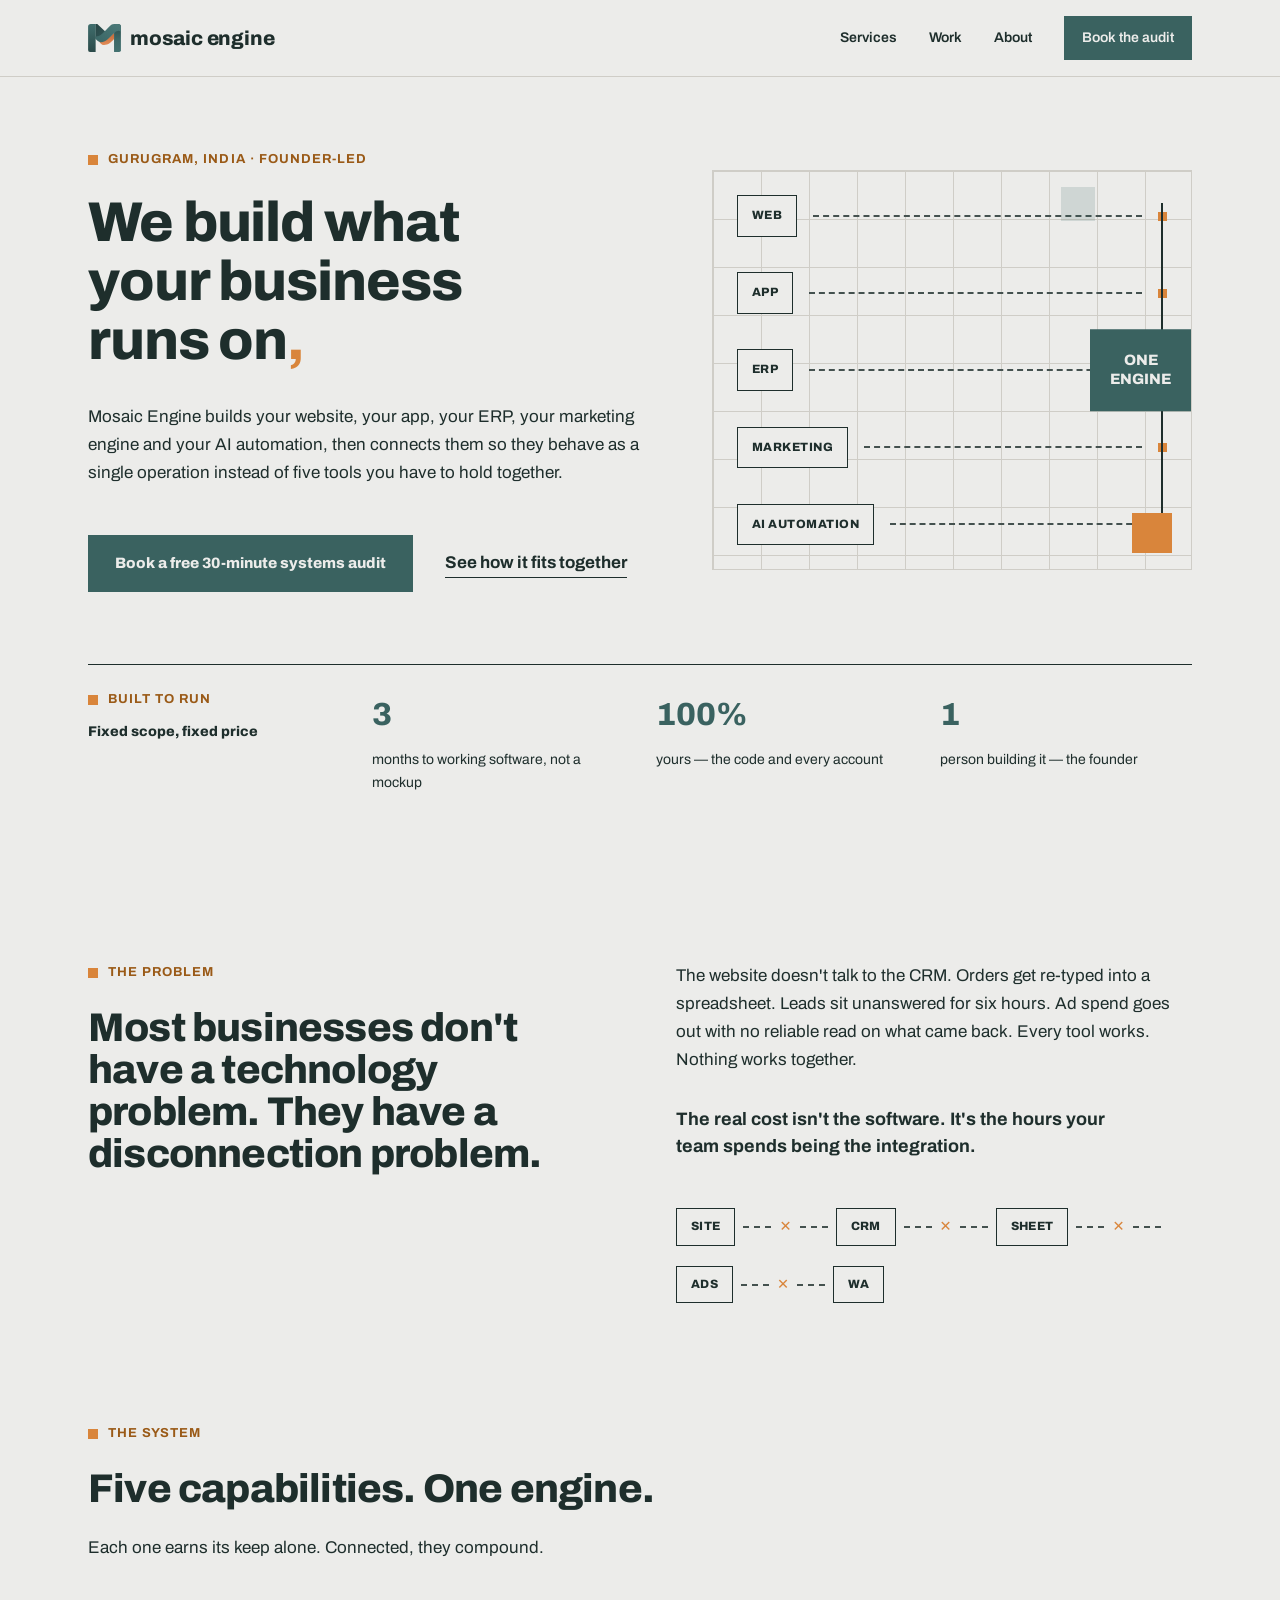
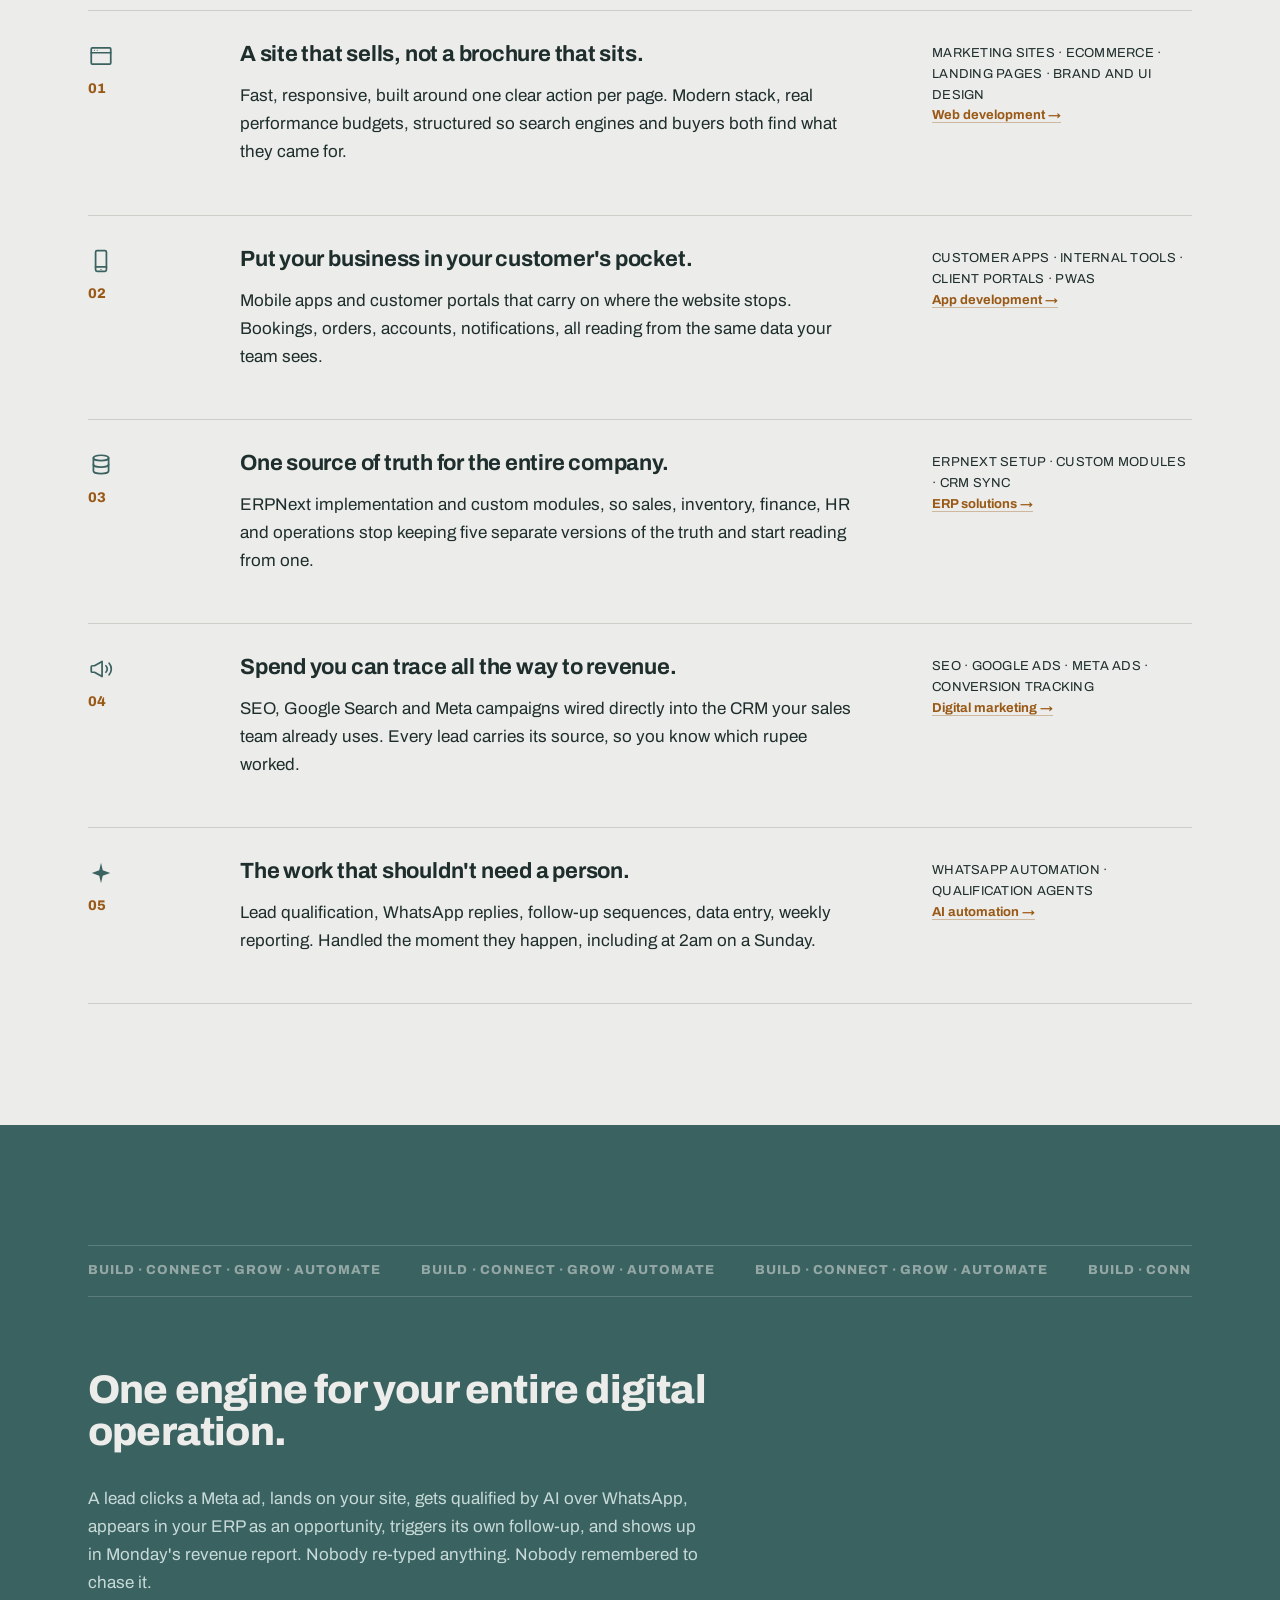
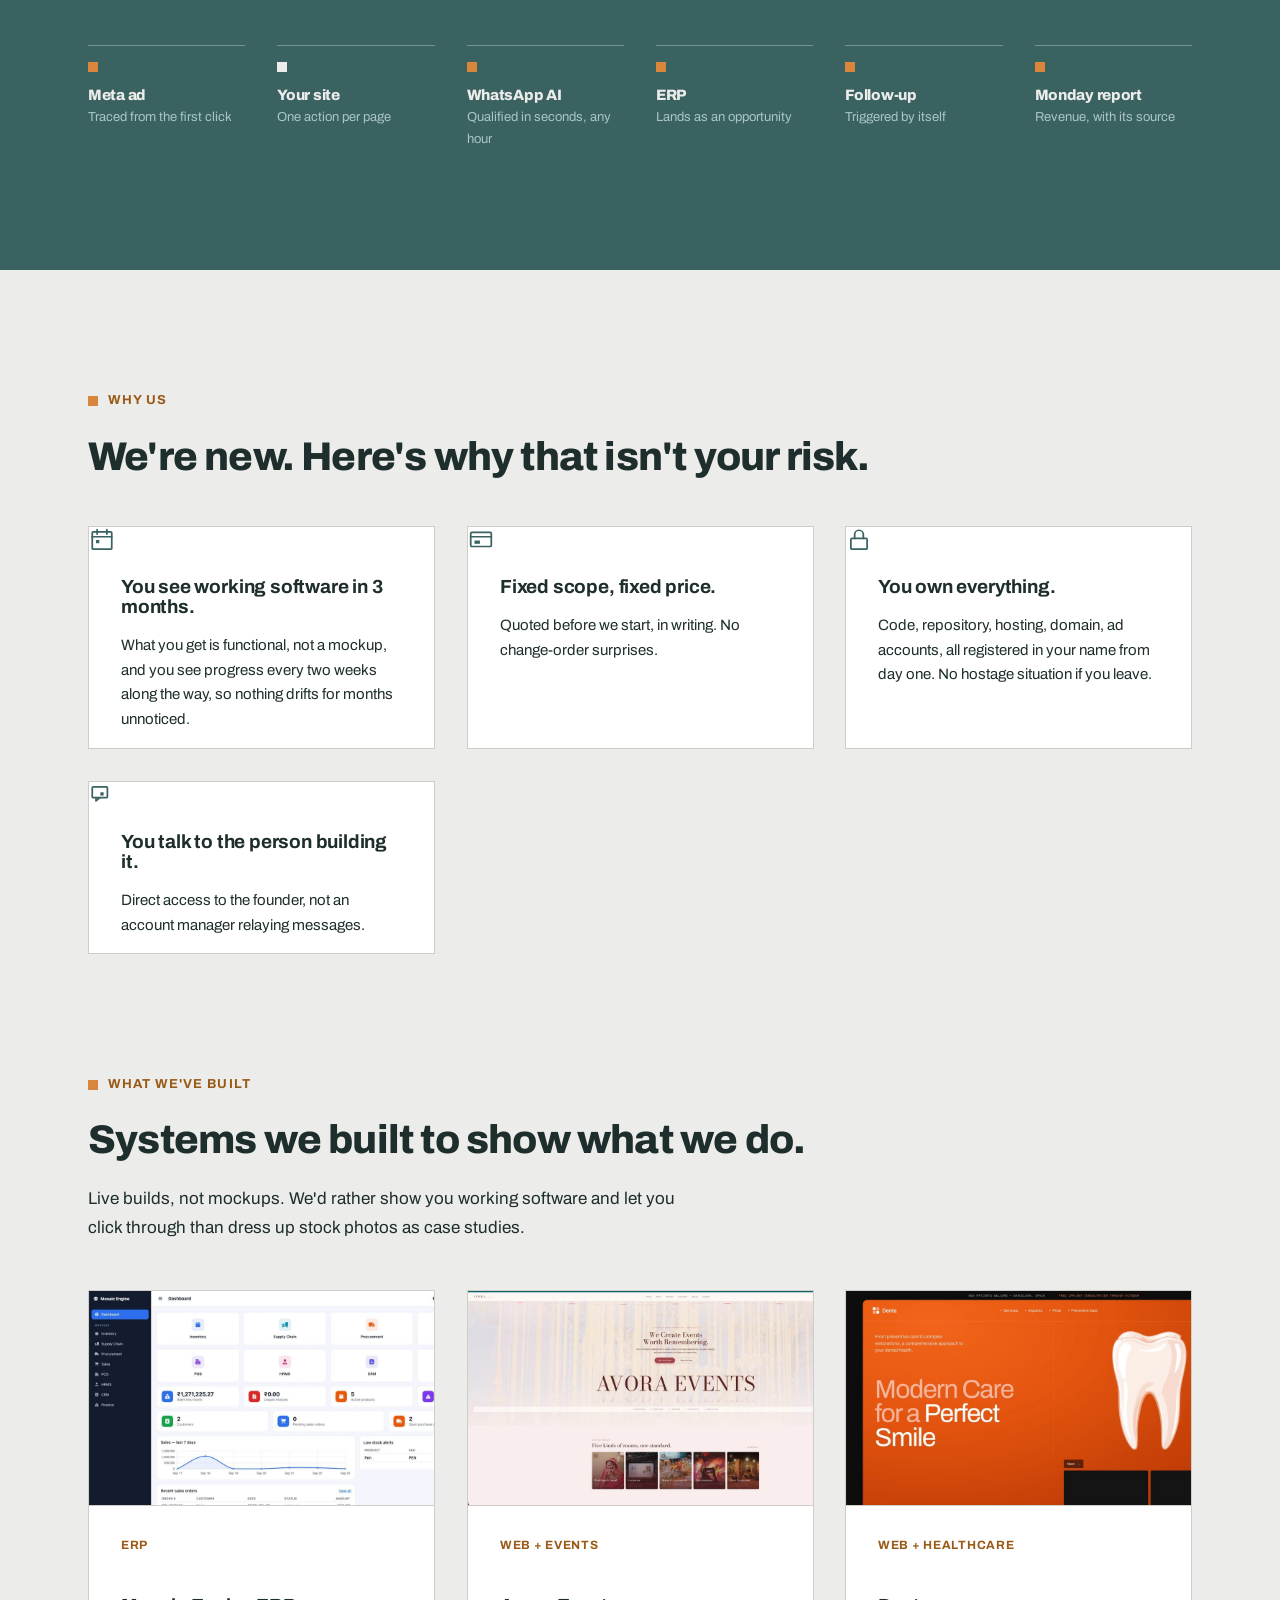
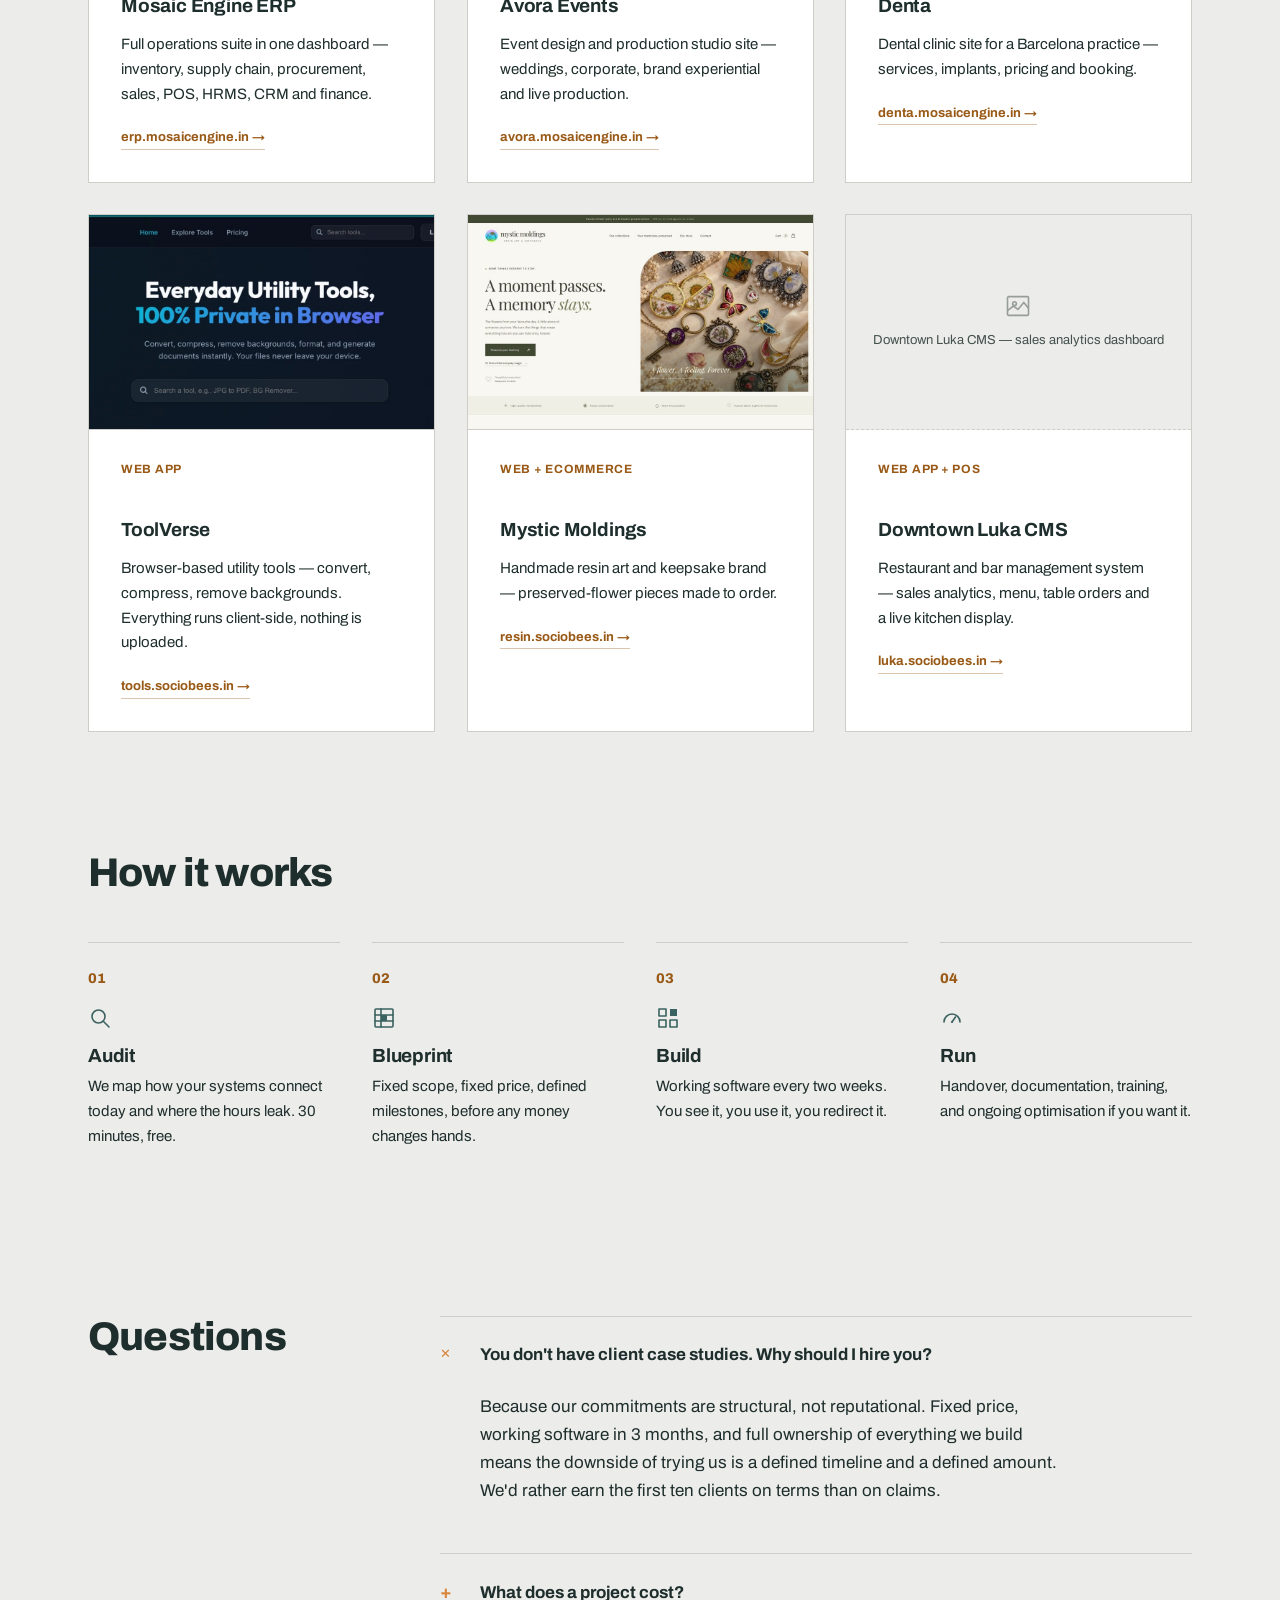
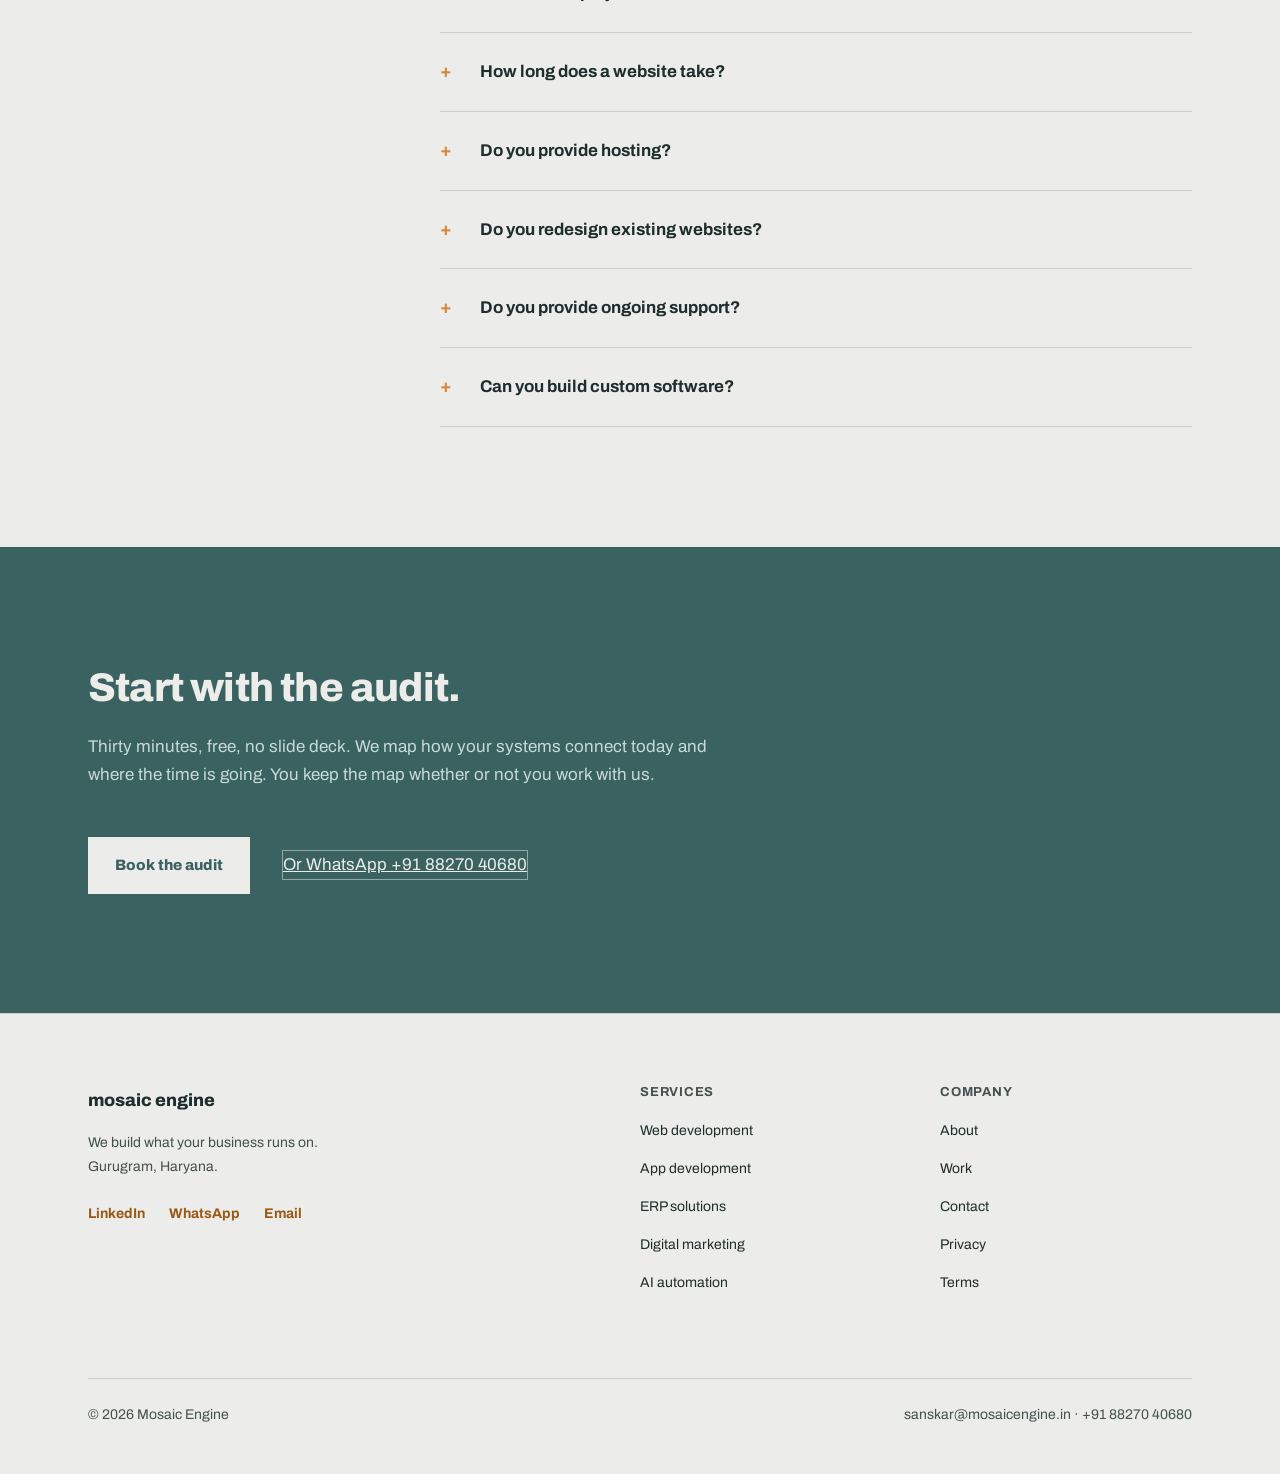
<file: index.html>
<!DOCTYPE html>
<html lang="en-IN">
<head>
<meta charset="utf-8">
<meta name="viewport" content="width=device-width, initial-scale=1">
<title>Mosaic Engine — Web, App, ERP, Marketing &amp; AI Automation | Gurugram</title>
<meta name="description" content="Mosaic Engine builds and connects your website, app, ERP, marketing and AI automation into one system. Fixed price, working software in 3 months, founder-led. Gurugram, India.">
<link rel="canonical" href="https://mosaicengine.in/">
<meta property="og:title" content="Mosaic Engine — one engine for your entire digital operation">
<meta property="og:description" content="We build and connect your website, app, ERP, marketing and AI automation into one system.">
<meta property="og:type" content="website">
<meta property="og:url" content="https://mosaicengine.in/">
<link rel="icon" href="favicon.svg?v=2" type="image/svg+xml">
<link rel="apple-touch-icon" href="apple-touch-icon.png?v=2">
<link rel="preconnect" href="https://fonts.googleapis.com">
<link rel="preconnect" href="https://fonts.gstatic.com" crossorigin>
<link rel="stylesheet" href="styles-evolve.css?v=9">
<script>document.documentElement.classList.add('js')</script>
<script type="application/ld+json">
{
  "@context": "https://schema.org",
  "@type": "ProfessionalService",
  "name": "Mosaic Engine",
  "url": "https://mosaicengine.in/",
  "description": "Founder-led studio building and connecting websites, apps, ERP, marketing and AI automation into one system.",
  "areaServed": ["Gurugram", "Delhi NCR", "India"],
  "address": { "@type": "PostalAddress", "addressLocality": "Gurugram", "addressRegion": "Haryana", "addressCountry": "IN" }
}
</script>
</head>
<body>
<a class="skip" href="#main">Skip to content</a>

<header class="site-head">
  <div class="wrap head-inner">
    <a class="brand" href="index.html" aria-label="Mosaic Engine home">
      <img class="brand-mark" src="brand-icon.svg" alt="" width="33" height="28">
      <span>mosaic engine</span>
    </a>
    <button class="nav-toggle" type="button" aria-expanded="false" aria-controls="site-nav" aria-label="Toggle menu">
      <span></span><span></span><span></span>
    </button>
    <nav class="nav" id="site-nav" aria-label="Main">
      <a href="services.html">Services</a>
      <a href="work.html">Work</a>
      <a href="about.html">About</a>
      <a class="nav-cta" href="contact.html">Book the audit</a>
    </nav>
  </div>
</header>

<main id="main">

  <!-- hero -->
  <section class="hero">
    <div class="wrap">
      <div class="hero-grid">
        <div>
          <p class="eyebrow">Gurugram, India · Founder-led</p>
          <h1>We build what your business runs on<span class="accent">,</span></h1>
          <p class="lead">Mosaic Engine builds your website, your app, your ERP, your marketing engine and your AI automation, then connects them so they behave as a single operation instead of five tools you have to hold together.</p>
          <div class="actions">
            <a class="btn" href="contact.html">Book a free 30-minute systems audit</a>
            <a class="link-quiet" href="#system">See how it fits together</a>
          </div>
        </div>
        <div class="hero-diagram" aria-hidden="true">
          <div class="hero-diagram-grid">
            <div class="hero-diagram-row"><div class="hero-diagram-box">WEB</div><div class="hero-diagram-dash"></div><div class="hero-diagram-node"></div></div>
            <div class="hero-diagram-row"><div class="hero-diagram-box">APP</div><div class="hero-diagram-dash"></div><div class="hero-diagram-node"></div></div>
            <div class="hero-diagram-row"><div class="hero-diagram-box">ERP</div><div class="hero-diagram-dash"></div><div class="hero-diagram-node"></div></div>
            <div class="hero-diagram-row"><div class="hero-diagram-box">MARKETING</div><div class="hero-diagram-dash"></div><div class="hero-diagram-node"></div></div>
            <div class="hero-diagram-row"><div class="hero-diagram-box">AI AUTOMATION</div><div class="hero-diagram-dash"></div><div class="hero-diagram-node"></div></div>
          </div>
          <div class="hero-diagram-engine">ONE<br>ENGINE</div>
          <div class="hero-diagram-sq" style="width:34px;height:34px;background:rgba(58,98,96,0.16);top:4%;right:20%"></div>
          <div class="hero-diagram-sq" style="width:40px;height:40px;background:var(--cyan);bottom:4%;right:4%"></div>
        </div>
      </div>
      <ul class="commitments">
        <li>
          <p class="eyebrow" style="margin-bottom:10px">Built to run</p>
          <p style="font-weight:800;margin:0">Fixed scope, fixed price</p>
        </li>
        <li><strong>3</strong>months to working software, not a mockup</li>
        <li><strong>100%</strong>yours — the code and every account</li>
        <li><strong>1</strong>person building it — the founder</li>
      </ul>
    </div>
  </section>

  <!-- problem -->
  <section class="section">
    <div class="wrap">
      <div class="split">
        <div class="seam">
          <div class="seam-head">
            <p class="eyebrow">The problem</p>
            <h2>Most businesses don't have a technology problem. They have a disconnection problem.</h2>
          </div>
        </div>
        <div>
          <p class="prose">The website doesn't talk to the CRM. Orders get re-typed into a spreadsheet. Leads sit unanswered for six hours. Ad spend goes out with no reliable read on what came back. Every tool works. Nothing works together.</p>
          <p class="pull">The real cost isn't the software. It's the hours your team spends being the integration.</p>
          <div class="chain-diagram" aria-hidden="true">
            <div class="chain-box">SITE</div>
            <div class="chain-dash"></div><span class="chain-break">✕</span><div class="chain-dash"></div>
            <div class="chain-box">CRM</div>
            <div class="chain-dash"></div><span class="chain-break">✕</span><div class="chain-dash"></div>
            <div class="chain-box">SHEET</div>
            <div class="chain-dash"></div><span class="chain-break">✕</span><div class="chain-dash"></div>
            <div class="chain-box">ADS</div>
            <div class="chain-dash"></div><span class="chain-break">✕</span><div class="chain-dash"></div>
            <div class="chain-box">WA</div>
          </div>
        </div>
      </div>
    </div>
  </section>

  <!-- the system -->
  <section class="section" id="system" style="padding-top:0">
    <div class="wrap">
      <div class="seam">
        <div class="seam-head">
          <p class="eyebrow">The system</p>
          <h2>Five capabilities. One engine.</h2>
        </div>
        <p class="lead" style="margin-top:var(--s-3)">Each one earns its keep alone. Connected, they compound.</p>

        <div style="margin-top:var(--s-5)">
          <article class="pillar">
            <div class="pillar-num"><svg class="pillar-icon" viewBox="0 0 24 24" fill="none" stroke="currentColor" stroke-width="1.6" stroke-linecap="round" stroke-linejoin="round" aria-hidden="true"><rect x="3" y="4.5" width="18" height="15" rx="1"/><line x1="3" y1="9" x2="21" y2="9"/><circle cx="6" cy="6.7" r=".5" fill="currentColor" stroke="none"/><circle cx="8.5" cy="6.7" r=".5" fill="currentColor" stroke="none"/></svg><span>01</span></div>
            <div>
              <h3>A site that sells, not a brochure that sits.</h3>
              <p class="prose">Fast, responsive, built around one clear action per page. Modern stack, real performance budgets, structured so search engines and buyers both find what they came for.</p>
            </div>
            <p class="pillar-inc">Marketing sites · Ecommerce · Landing pages · Brand and UI design<br><a class="link" href="web-development.html">Web development →</a></p>
          </article>

          <article class="pillar">
            <div class="pillar-num"><svg class="pillar-icon" viewBox="0 0 24 24" fill="none" stroke="currentColor" stroke-width="1.6" stroke-linecap="round" stroke-linejoin="round" aria-hidden="true"><rect x="7" y="2.5" width="10" height="19" rx="1.4"/><line x1="7" y1="17.5" x2="17" y2="17.5"/><circle cx="12" cy="19.7" r=".6" fill="currentColor" stroke="none"/></svg><span>02</span></div>
            <div>
              <h3>Put your business in your customer's pocket.</h3>
              <p class="prose">Mobile apps and customer portals that carry on where the website stops. Bookings, orders, accounts, notifications, all reading from the same data your team sees.</p>
            </div>
            <p class="pillar-inc">Customer apps · Internal tools · Client portals · PWAs<br><a class="link" href="app-development.html">App development →</a></p>
          </article>

          <article class="pillar">
            <div class="pillar-num"><svg class="pillar-icon" viewBox="0 0 24 24" fill="none" stroke="currentColor" stroke-width="1.6" stroke-linecap="round" stroke-linejoin="round" aria-hidden="true"><ellipse cx="12" cy="5.5" rx="7" ry="2.5"/><path d="M5 5.5v6c0 1.4 3.1 2.5 7 2.5s7-1.1 7-2.5v-6"/><path d="M5 11.5v6c0 1.4 3.1 2.5 7 2.5s7-1.1 7-2.5v-6"/></svg><span>03</span></div>
            <div>
              <h3>One source of truth for the entire company.</h3>
              <p class="prose">ERPNext implementation and custom modules, so sales, inventory, finance, HR and operations stop keeping five separate versions of the truth and start reading from one.</p>
            </div>
            <p class="pillar-inc">ERPNext setup · Custom modules · CRM sync<br><a class="link" href="erpnext-implementation.html">ERP solutions →</a></p>
          </article>

          <article class="pillar">
            <div class="pillar-num"><svg class="pillar-icon" viewBox="0 0 24 24" fill="none" stroke="currentColor" stroke-width="1.6" stroke-linecap="round" stroke-linejoin="round" aria-hidden="true"><path d="M3 10v4a1 1 0 0 0 1 1h2l7 4V5L6 9H4a1 1 0 0 0-1 1z"/><path d="M16.5 9a4.2 4.2 0 0 1 0 6"/><path d="M19.5 6.7a8 8 0 0 1 0 10.6"/></svg><span>04</span></div>
            <div>
              <h3>Spend you can trace all the way to revenue.</h3>
              <p class="prose">SEO, Google Search and Meta campaigns wired directly into the CRM your sales team already uses. Every lead carries its source, so you know which rupee worked.</p>
            </div>
            <p class="pillar-inc">SEO · Google Ads · Meta Ads · Conversion tracking<br><a class="link" href="digital-marketing.html">Digital marketing →</a></p>
          </article>

          <article class="pillar">
            <div class="pillar-num"><svg class="pillar-icon" viewBox="0 0 24 24" fill="none" stroke="currentColor" stroke-width="1.6" stroke-linecap="round" stroke-linejoin="round" aria-hidden="true"><path d="M12 2.5 L13.6 9.4 L20.5 12 L13.6 14.6 L12 21.5 L10.4 14.6 L3.5 12 L10.4 9.4 Z" fill="currentColor" stroke="none"/></svg><span>05</span></div>
            <div>
              <h3>The work that shouldn't need a person.</h3>
              <p class="prose">Lead qualification, WhatsApp replies, follow-up sequences, data entry, weekly reporting. Handled the moment they happen, including at 2am on a Sunday.</p>
            </div>
            <p class="pillar-inc">WhatsApp automation · Qualification agents<br><a class="link" href="ai-automation.html">AI automation →</a></p>
          </article>
        </div>
      </div>
    </div>
  </section>

  <!-- ecosystem -->
  <section class="section inverted">
    <div class="wrap">
      <div class="ticker" aria-hidden="true">
        <div class="ticker-track">
          <span>BUILD · CONNECT · GROW · AUTOMATE</span>
          <span>BUILD · CONNECT · GROW · AUTOMATE</span>
          <span>BUILD · CONNECT · GROW · AUTOMATE</span>
          <span>BUILD · CONNECT · GROW · AUTOMATE</span>
        </div>
      </div>
      <div class="seam col-8">
        <div class="seam-head">
          <h2>One engine for your entire digital operation.</h2>
        </div>
        <p class="prose" style="margin-top:var(--s-4)">A lead clicks a Meta ad, lands on your site, gets qualified by AI over WhatsApp, appears in your ERP as an opportunity, triggers its own follow-up, and shows up in Monday's revenue report. Nobody re-typed anything. Nobody remembered to chase it.</p>
      </div>
      <div class="ecosystem-diagram">
        <div class="ecosystem-node"><div class="node-dot"></div><h4>Meta ad</h4><p>Traced from the first click</p></div>
        <div class="ecosystem-node"><div class="node-dot" style="background:var(--paper)"></div><h4>Your site</h4><p>One action per page</p></div>
        <div class="ecosystem-node"><div class="node-dot"></div><h4>WhatsApp AI</h4><p>Qualified in seconds, any hour</p></div>
        <div class="ecosystem-node"><div class="node-dot"></div><h4>ERP</h4><p>Lands as an opportunity</p></div>
        <div class="ecosystem-node"><div class="node-dot"></div><h4>Follow-up</h4><p>Triggered by itself</p></div>
        <div class="ecosystem-node"><div class="node-dot"></div><h4>Monday report</h4><p>Revenue, with its source</p></div>
      </div>
    </div>
  </section>

  <!-- why us -->
  <section class="section">
    <div class="wrap">
      <div class="seam">
        <div class="seam-head">
          <p class="eyebrow">Why us</p>
          <h2>We're new. Here's why that isn't your risk.</h2>
        </div>
        <div class="cards cards-3" style="margin-top:var(--s-5)">
          <div class="card">
            <svg class="pillar-icon" viewBox="0 0 24 24" fill="none" stroke="currentColor" stroke-width="1.6" stroke-linecap="round" stroke-linejoin="round" aria-hidden="true" style="margin-bottom:var(--s-2)"><rect x="3" y="4.5" width="18" height="16" rx="1"/><line x1="3" y1="9" x2="21" y2="9"/><line x1="7.5" y1="2.5" x2="7.5" y2="6.5"/><line x1="16.5" y1="2.5" x2="16.5" y2="6.5"/><rect x="6.5" y="12" width="3" height="3" fill="currentColor" stroke="none"/></svg>
            <h3>You see working software in 3 months.</h3>
            <p>What you get is functional, not a mockup, and you see progress every two weeks along the way, so nothing drifts for months unnoticed.</p>
          </div>
          <div class="card">
            <svg class="pillar-icon" viewBox="0 0 24 24" fill="none" stroke="currentColor" stroke-width="1.6" stroke-linecap="round" stroke-linejoin="round" aria-hidden="true" style="margin-bottom:var(--s-2)"><rect x="2.5" y="5" width="19" height="13" rx="1"/><line x1="2.5" y1="9" x2="21.5" y2="9"/><rect x="6" y="12.5" width="5" height="3" fill="currentColor" stroke="none"/></svg>
            <h3>Fixed scope, fixed price.</h3>
            <p>Quoted before we start, in writing. No change-order surprises.</p>
          </div>
          <div class="card">
            <svg class="pillar-icon" viewBox="0 0 24 24" fill="none" stroke="currentColor" stroke-width="1.6" stroke-linecap="round" stroke-linejoin="round" aria-hidden="true" style="margin-bottom:var(--s-2)"><rect x="4.5" y="10.5" width="15" height="10" rx="1"/><path d="M8 10.5V7a4 4 0 0 1 8 0v3.5"/></svg>
            <h3>You own everything.</h3>
            <p>Code, repository, hosting, domain, ad accounts, all registered in your name from day one. No hostage situation if you leave.</p>
          </div>
          <div class="card">
            <svg class="pillar-icon" viewBox="0 0 24 24" fill="none" stroke="currentColor" stroke-width="1.6" stroke-linecap="round" stroke-linejoin="round" aria-hidden="true" style="margin-bottom:var(--s-2)"><rect x="3" y="4.5" width="14" height="10" rx="1"/><path d="M6.5 14.5v3l3.5-3" fill="none"/><rect x="10.5" y="9.5" width="3" height="3" fill="currentColor" stroke="none"/></svg>
            <h3>You talk to the person building it.</h3>
            <p>Direct access to the founder, not an account manager relaying messages.</p>
          </div>
        </div>
      </div>
    </div>
  </section>

  <!-- demonstration builds -->
  <section class="section" style="padding-top:0">
    <div class="wrap">
      <div class="seam">
        <div class="seam-head">
          <p class="eyebrow">What we've built</p>
          <h2>Systems we built to show what we do.</h2>
        </div>
        <p class="lead" style="margin-top:var(--s-3)">Live builds, not mockups. We'd rather show you working software and let you click through than dress up stock photos as case studies.</p>
        <div class="cards cards-3">
          <article class="card">
            <div class="card-media has-img"><img src="work/erp.jpg" alt="Mosaic Engine ERP dashboard — inventory, sales, HRMS and CRM modules" loading="lazy" width="960" height="600"></div>
            <span class="card-tag">ERP</span>
            <h3>Mosaic Engine ERP</h3>
            <p>Full operations suite in one dashboard — inventory, supply chain, procurement, sales, POS, HRMS, CRM and finance.</p>
            <a class="link" href="https://erp.mosaicengine.in" target="_blank" rel="noopener">erp.mosaicengine.in →</a>
          </article>
          <article class="card">
            <div class="card-media has-img"><img src="work/avora.jpg" alt="Avora Events homepage — event design and production studio" loading="lazy" width="960" height="600"></div>
            <span class="card-tag">Web + Events</span>
            <h3>Avora Events</h3>
            <p>Event design and production studio site — weddings, corporate, brand experiential and live production.</p>
            <a class="link" href="https://avora.mosaicengine.in" target="_blank" rel="noopener">avora.mosaicengine.in →</a>
          </article>
          <article class="card">
            <div class="card-media has-img"><img src="work/denta.jpg" alt="Denta homepage — dental clinic in Barcelona" loading="lazy" width="960" height="600"></div>
            <span class="card-tag">Web + Healthcare</span>
            <h3>Denta</h3>
            <p>Dental clinic site for a Barcelona practice — services, implants, pricing and booking.</p>
            <a class="link" href="https://denta.mosaicengine.in" target="_blank" rel="noopener">denta.mosaicengine.in →</a>
          </article>
          <article class="card">
            <div class="card-media has-img"><img src="work/tools.jpg" alt="ToolVerse homepage — browser-based utility tools" loading="lazy" width="960" height="600"></div>
            <span class="card-tag">Web App</span>
            <h3>ToolVerse</h3>
            <p>Browser-based utility tools — convert, compress, remove backgrounds. Everything runs client-side, nothing is uploaded.</p>
            <a class="link" href="https://tools.sociobees.in" target="_blank" rel="noopener">tools.sociobees.in →</a>
          </article>
          <article class="card">
            <div class="card-media has-img"><img src="work/resin.jpg?v=2" alt="Mystic Moldings homepage — handmade resin art and keepsakes" loading="lazy" width="960" height="600"></div>
            <span class="card-tag">Web + Ecommerce</span>
            <h3>Mystic Moldings</h3>
            <p>Handmade resin art and keepsake brand — preserved-flower pieces made to order.</p>
            <a class="link" href="https://resin.sociobees.in" target="_blank" rel="noopener">resin.sociobees.in →</a>
          </article>
          <article class="card">
            <div class="card-media">
              <svg viewBox="0 0 24 24" fill="none" stroke="currentColor" stroke-width="1.4" aria-hidden="true"><rect x="3" y="4" width="18" height="16" rx="1"/><circle cx="9" cy="10" r="1.6"/><path d="M3 16l5-4 4 3 5-6 4 5"/></svg>
              <span>Downtown Luka CMS — sales analytics dashboard</span>
            </div>
            <span class="card-tag">Web App + POS</span>
            <h3>Downtown Luka CMS</h3>
            <p>Restaurant and bar management system — sales analytics, menu, table orders and a live kitchen display.</p>
            <a class="link" href="https://luka.sociobees.in" target="_blank" rel="noopener">luka.sociobees.in →</a>
          </article>
        </div>
      </div>
    </div>
  </section>

  <!-- process -->
  <section class="section" style="padding-top:0">
    <div class="wrap">
      <div class="seam">
        <div class="seam-head"><h2>How it works</h2></div>
        <div class="steps">
          <div class="step">
            <span class="step-num">01</span>
            <svg class="step-icon" viewBox="0 0 24 24" fill="none" stroke="currentColor" stroke-width="1.6" stroke-linecap="round" stroke-linejoin="round" aria-hidden="true"><circle cx="10.5" cy="10.5" r="6.5"/><line x1="15.3" y1="15.3" x2="21" y2="21"/></svg>
            <h3>Audit</h3>
            <p>We map how your systems connect today and where the hours leak. 30 minutes, free.</p>
          </div>
          <div class="step">
            <span class="step-num">02</span>
            <svg class="step-icon" viewBox="0 0 24 24" fill="none" stroke="currentColor" stroke-width="1.6" stroke-linecap="round" stroke-linejoin="round" aria-hidden="true"><rect x="3" y="3" width="18" height="18" rx="1"/><line x1="3" y1="9" x2="21" y2="9"/><line x1="3" y1="15" x2="21" y2="15"/><line x1="9" y1="3" x2="9" y2="21"/><rect x="9" y="9" width="6" height="6" fill="currentColor" stroke="none"/></svg>
            <h3>Blueprint</h3>
            <p>Fixed scope, fixed price, defined milestones, before any money changes hands.</p>
          </div>
          <div class="step">
            <span class="step-num">03</span>
            <svg class="step-icon" viewBox="0 0 24 24" fill="none" stroke="currentColor" stroke-width="1.6" stroke-linecap="round" stroke-linejoin="round" aria-hidden="true"><rect x="3" y="3" width="7" height="7"/><rect x="14" y="3" width="7" height="7" fill="currentColor" stroke="none"/><rect x="3" y="14" width="7" height="7"/><rect x="14" y="14" width="7" height="7"/></svg>
            <h3>Build</h3>
            <p>Working software every two weeks. You see it, you use it, you redirect it.</p>
          </div>
          <div class="step">
            <span class="step-num">04</span>
            <svg class="step-icon" viewBox="0 0 24 24" fill="none" stroke="currentColor" stroke-width="1.6" stroke-linecap="round" stroke-linejoin="round" aria-hidden="true"><path d="M4 16a8 8 0 0 1 16 0"/><line x1="12" y1="16" x2="15.5" y2="11"/><circle cx="12" cy="16" r="1" fill="currentColor" stroke="none"/></svg>
            <h3>Run</h3>
            <p>Handover, documentation, training, and ongoing optimisation if you want it.</p>
          </div>
        </div>
      </div>
    </div>
  </section>

  <!-- faq -->
  <section class="section" style="padding-top:0">
    <div class="wrap">
      <div class="faq-layout">
        <h2>Questions</h2>
        <div class="faq">
          <details open>
            <summary>You don't have client case studies. Why should I hire you?</summary>
            <p>Because our commitments are structural, not reputational. Fixed price, working software in 3 months, and full ownership of everything we build means the downside of trying us is a defined timeline and a defined amount. We'd rather earn the first ten clients on terms than on claims.</p>
          </details>
          <details>
            <summary>What does a project cost?</summary>
            <p>Websites start at ₹85,000. ERPNext implementations start at ₹1,25,000. Automation builds start at ₹65,000. Marketing retainers start at ₹25,000 a month plus ad spend. We quote a fixed price after the audit.</p>
          </details>
          <details>
            <summary>How long does a website take?</summary>
            <p>Two to six weeks depending on scale, page count and integrations. You see a working version at the two-week mark either way.</p>
          </details>
          <details>
            <summary>Do you provide hosting?</summary>
            <p>Yes. We configure hosting, set up CDN caching, and register everything in your name.</p>
          </details>
          <details>
            <summary>Do you redesign existing websites?</summary>
            <p>Yes. We audit where the current site loses conversions, modernise the stack, and rebuild around the actions that matter.</p>
          </details>
          <details>
            <summary>Do you provide ongoing support?</summary>
            <p>Yes. Maintenance packages cover security updates, backups, performance work and content changes.</p>
          </details>
          <details>
            <summary>Can you build custom software?</summary>
            <p>Yes. Custom ERP modules, CRM dashboards and automated data pipelines built around how your business already works.</p>
          </details>
        </div>
      </div>
    </div>
  </section>

  <!-- cta -->
  <section class="section inverted">
    <div class="wrap">
      <div class="seam col-7">
        <div class="seam-head"><h2>Start with the audit.</h2></div>
        <p class="lead" style="margin-top:var(--s-3)">Thirty minutes, free, no slide deck. We map how your systems connect today and where the time is going. You keep the map whether or not you work with us.</p>
        <div class="actions">
          <a class="btn" href="contact.html">Book the audit</a>
          <a class="btn-quiet" href="https://wa.me/918827040680">Or WhatsApp +91 88270 40680</a>
        </div>
      </div>
    </div>
  </section>

</main>

<footer class="site-foot">
  <div class="wrap">
    <div class="foot-grid">
      <div>
        <p class="foot-brand-name">mosaic engine</p>
        <p style="font-size:var(--t-small);color:var(--slate);max-width:34ch">We build what your business runs on. Gurugram, Haryana.</p>
        <div class="social" aria-label="Follow Mosaic Engine">
          <a href="https://www.linkedin.com/company/mosaic-engine/" target="_blank" rel="noopener">LinkedIn</a>
          <a href="https://wa.me/918827040680" target="_blank" rel="noopener">WhatsApp</a>
          <a href="mailto:sanskar@mosaicengine.in">Email</a>
        </div>
      </div>
      <div>
        <h4>Services</h4>
        <ul>
          <li><a href="web-development.html">Web development</a></li>
          <li><a href="app-development.html">App development</a></li>
          <li><a href="erpnext-implementation.html">ERP solutions</a></li>
          <li><a href="digital-marketing.html">Digital marketing</a></li>
          <li><a href="ai-automation.html">AI automation</a></li>
        </ul>
      </div>
      <div>
        <h4>Company</h4>
        <ul>
          <li><a href="about.html">About</a></li>
          <li><a href="work.html">Work</a></li>
          <li><a href="contact.html">Contact</a></li>
          <li><a href="privacy.html">Privacy</a></li>
          <li><a href="terms.html">Terms</a></li>
        </ul>
      </div>
    </div>
    <div class="foot-base">
      <span>© 2026 Mosaic Engine</span>
      <span>sanskar@mosaicengine.in · +91 88270 40680</span>
    </div>
  </div>
</footer>

<script src="animations.js?v=2" defer></script>
</body>
</html>
</file>
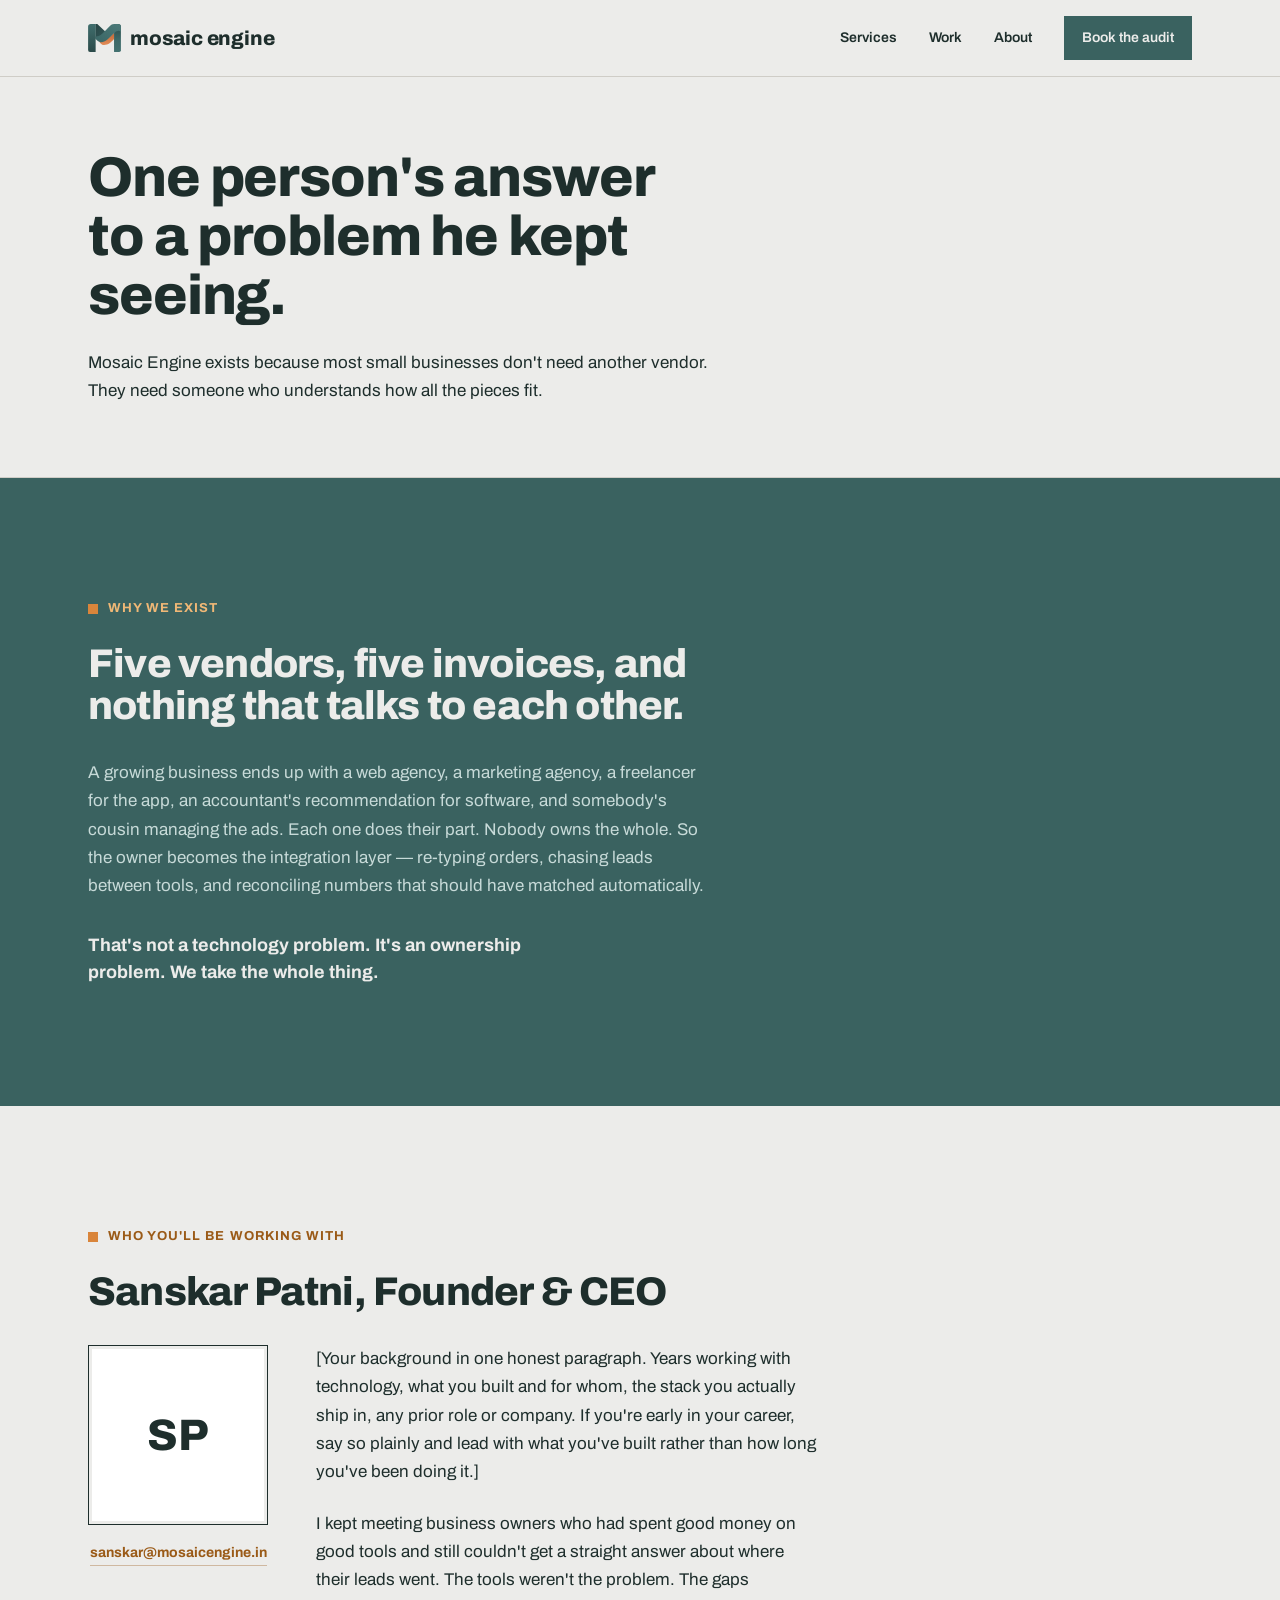
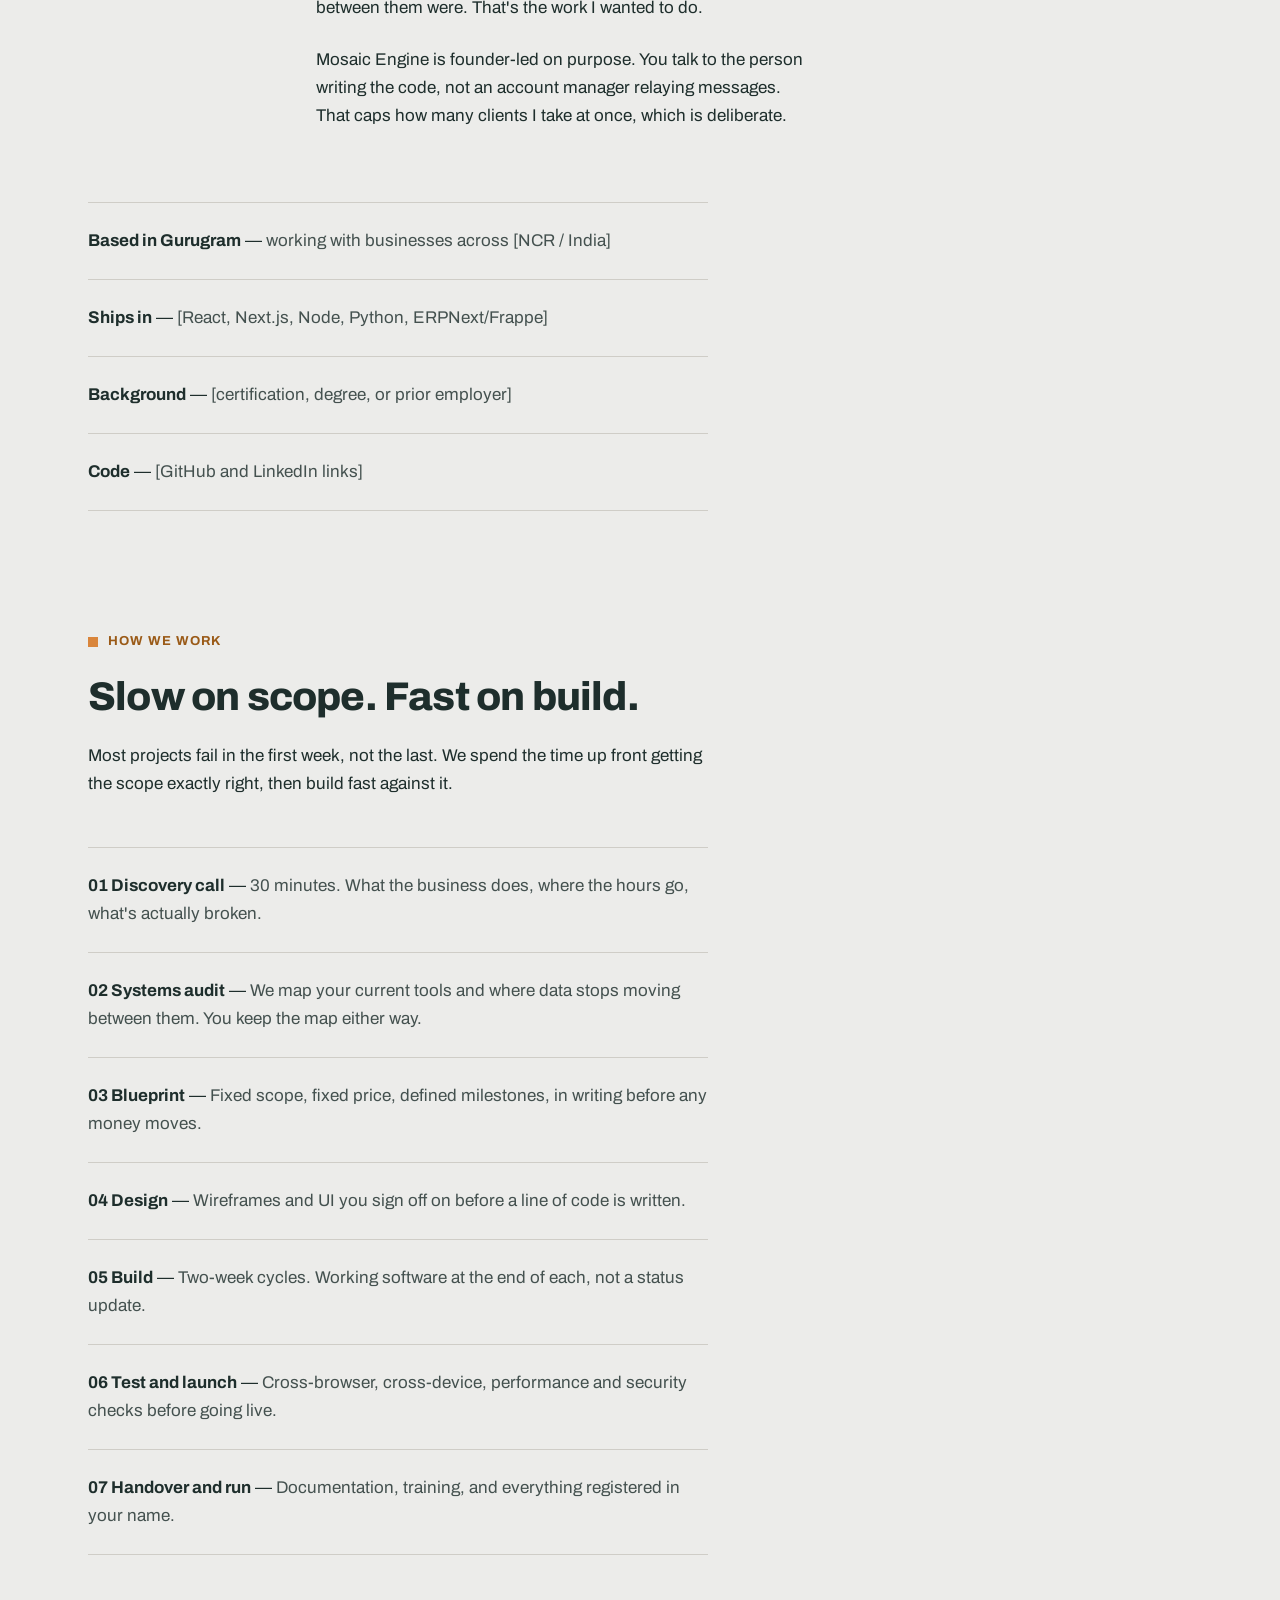
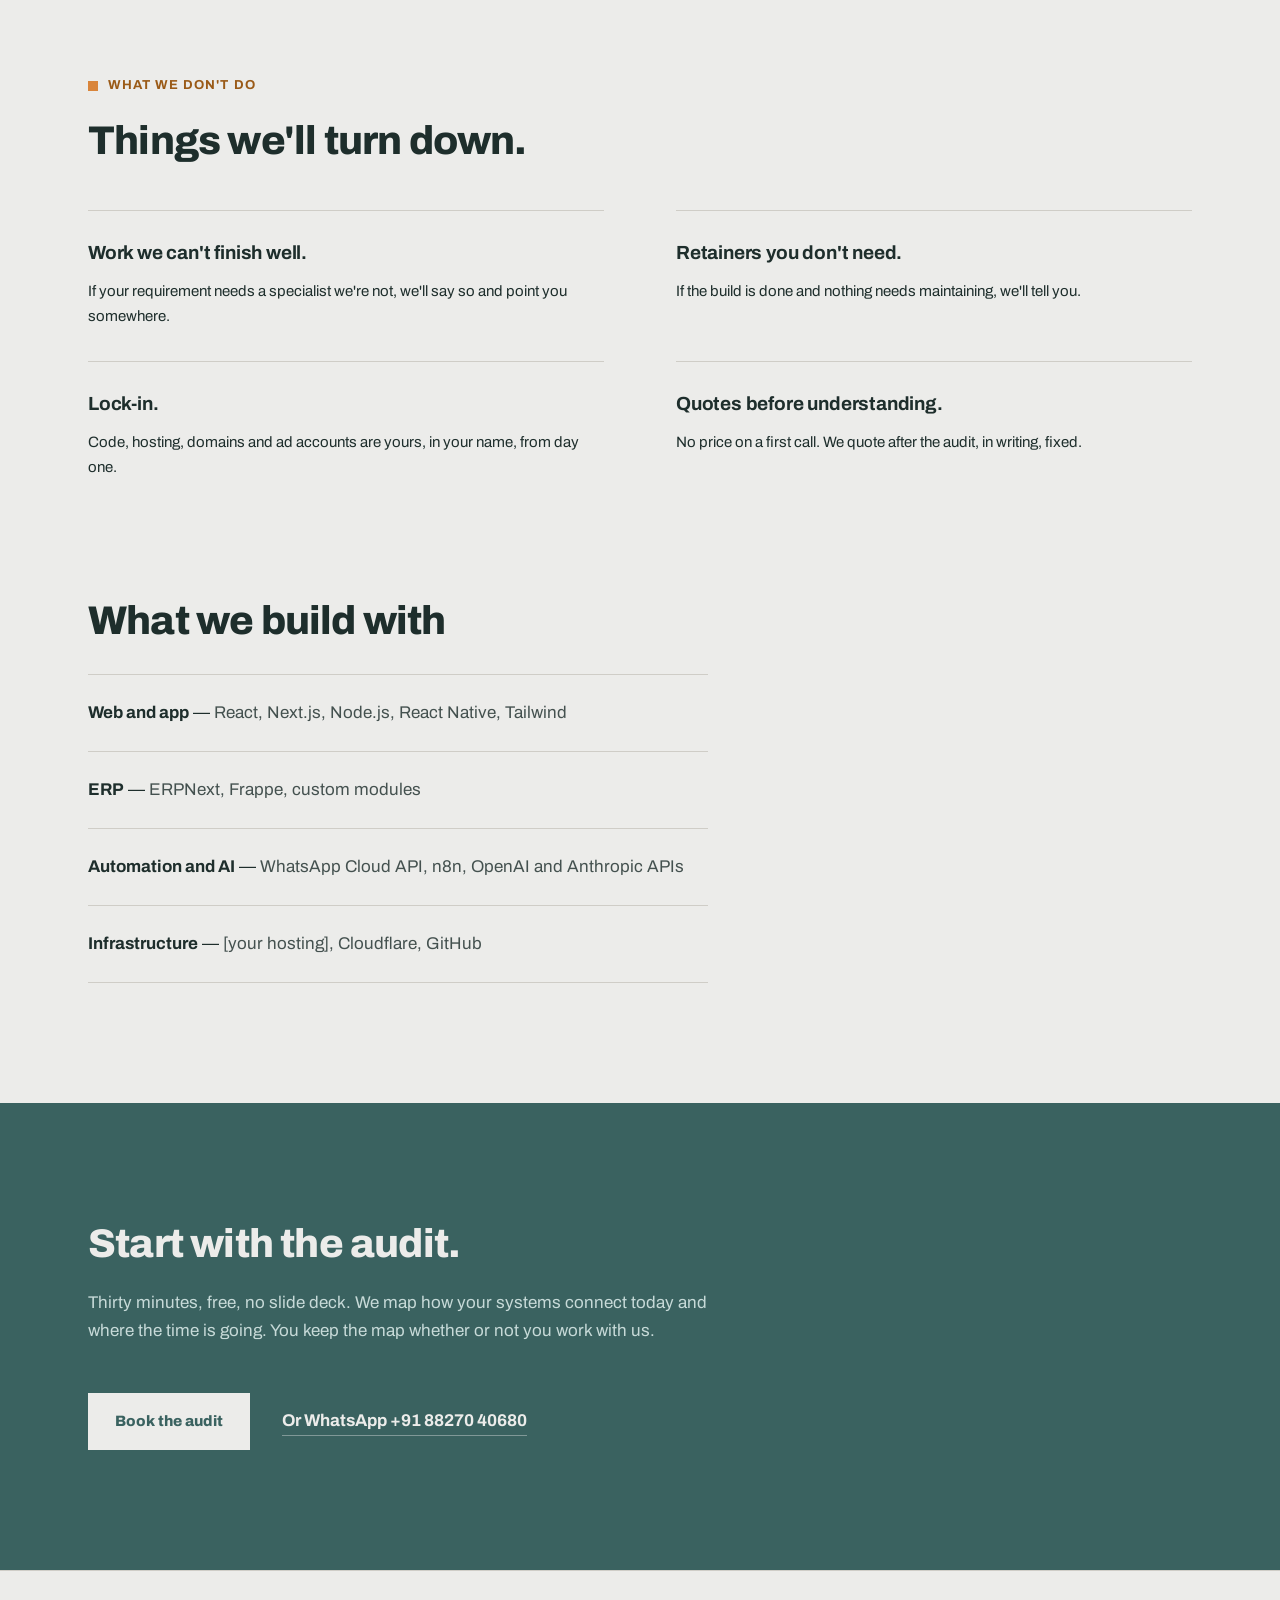
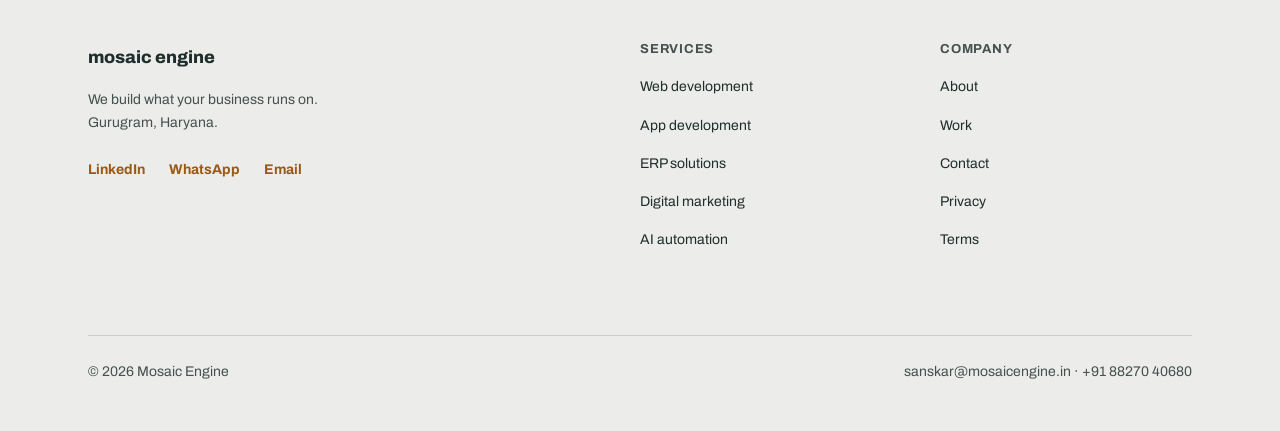
<file: about.html>
<!DOCTYPE html>
<html lang="en-IN">
<head>
<meta charset="utf-8">
<meta name="viewport" content="width=device-width, initial-scale=1">
<title>About Mosaic Engine — Founder-led digital systems, Gurugram</title>
<meta name="description" content="Mosaic Engine is a founder-led studio in Gurugram building and connecting websites, apps, ERP, marketing and AI automation into one system.">
<link rel="canonical" href="https://mosaicengine.in/about.html">
<meta property="og:title" content="About Mosaic Engine — Founder-led digital systems, Gurugram">
<meta property="og:description" content="Mosaic Engine is a founder-led studio in Gurugram building and connecting websites, apps, ERP, marketing and AI automation into one system.">
<meta property="og:type" content="website">
<link rel="icon" href="favicon.svg?v=2" type="image/svg+xml">
<link rel="apple-touch-icon" href="apple-touch-icon.png?v=2">
<link rel="preconnect" href="https://fonts.googleapis.com">
<link rel="preconnect" href="https://fonts.gstatic.com" crossorigin>
<link rel="stylesheet" href="styles-evolve.css?v=9">
<script>document.documentElement.classList.add('js')</script>
</head>
<body>
<a class="skip" href="#main">Skip to content</a>
<header class="site-head">
  <div class="wrap head-inner">
    <a class="brand" href="index.html" aria-label="Mosaic Engine home"><img class="brand-mark" src="brand-icon.svg" alt="" width="33" height="28"><span>mosaic engine</span></a>
    <button class="nav-toggle" type="button" aria-expanded="false" aria-controls="site-nav" aria-label="Toggle menu">
      <span></span><span></span><span></span>
    </button>
    <nav class="nav" id="site-nav" aria-label="Main">
      <a href="services.html">Services</a>
      <a href="work.html">Work</a>
      <a href="about.html">About</a>
      <a class="nav-cta" href="contact.html">Book the audit</a>
    </nav>
  </div>
</header>
<main id="main">

<section class="page-head"><div class="wrap">
  <h1>One person's answer to a problem he kept seeing.</h1>
  <p class="lead">Mosaic Engine exists because most small businesses don't need another vendor. They need someone who understands how all the pieces fit.</p>
</div></section>

<section class="section inverted"><div class="wrap"><div class="seam col-8">
  <div class="seam-head"><p class="eyebrow">Why we exist</p><h2>Five vendors, five invoices, and nothing that talks to each other.</h2></div>
  <p class="lead" style="margin-top:var(--s-4)">A growing business ends up with a web agency, a marketing agency, a freelancer for the app, an accountant's recommendation for software, and somebody's cousin managing the ads. Each one does their part. Nobody owns the whole. So the owner becomes the integration layer &mdash; re-typing orders, chasing leads between tools, and reconciling numbers that should have matched automatically.</p>
  <p class="pull">That's not a technology problem. It's an ownership problem. We take the whole thing.</p>
</div></div></section>

<section class="section"><div class="wrap"><div class="seam col-8">
  <div class="seam-head"><p class="eyebrow">Who you'll be working with</p><h2>Sanskar Patni, Founder &amp; CEO</h2></div>
  <div class="founder-grid" style="margin-top:var(--s-4)">
    <div class="founder-portrait">
      <div class="founder-portrait-frame">
        <span class="founder-initials" aria-hidden="true">SP</span>
      </div>
      <a class="link founder-email" href="mailto:sanskar@mosaicengine.in">sanskar@mosaicengine.in</a>
    </div>
    <div>
      <p class="prose">[Your background in one honest paragraph. Years working with technology, what you built and for whom, the stack you actually ship in, any prior role or company. If you're early in your career, say so plainly and lead with what you've built rather than how long you've been doing it.]</p>
      <p class="prose">I kept meeting business owners who had spent good money on good tools and still couldn't get a straight answer about where their leads went. The tools weren't the problem. The gaps between them were. That's the work I wanted to do.</p>
      <p class="prose">Mosaic Engine is founder-led on purpose. You talk to the person writing the code, not an account manager relaying messages. That caps how many clients I take at once, which is deliberate.</p>
    </div>
  </div>
  <ul class="deliverables" style="margin-top:var(--s-5)">
    <li><strong>Based in Gurugram</strong> &mdash; <span>working with businesses across [NCR / India]</span></li>
    <li><strong>Ships in</strong> &mdash; <span>[React, Next.js, Node, Python, ERPNext/Frappe]</span></li>
    <li><strong>Background</strong> &mdash; <span>[certification, degree, or prior employer]</span></li>
    <li><strong>Code</strong> &mdash; <span>[GitHub and LinkedIn links]</span></li>
  </ul>
</div></div></section>

<section class="section" style="padding-top:0"><div class="wrap"><div class="seam">
  <div class="seam-head"><p class="eyebrow">How we work</p><h2>Slow on scope. Fast on build.</h2></div>
  <p class="lead" style="margin-top:var(--s-3)">Most projects fail in the first week, not the last. We spend the time up front getting the scope exactly right, then build fast against it.</p>
  <ul class="deliverables" style="margin-top:var(--s-5)">
    <li><strong>01 Discovery call</strong> &mdash; <span>30 minutes. What the business does, where the hours go, what's actually broken.</span></li>
    <li><strong>02 Systems audit</strong> &mdash; <span>We map your current tools and where data stops moving between them. You keep the map either way.</span></li>
    <li><strong>03 Blueprint</strong> &mdash; <span>Fixed scope, fixed price, defined milestones, in writing before any money moves.</span></li>
    <li><strong>04 Design</strong> &mdash; <span>Wireframes and UI you sign off on before a line of code is written.</span></li>
    <li><strong>05 Build</strong> &mdash; <span>Two-week cycles. Working software at the end of each, not a status update.</span></li>
    <li><strong>06 Test and launch</strong> &mdash; <span>Cross-browser, cross-device, performance and security checks before going live.</span></li>
    <li><strong>07 Handover and run</strong> &mdash; <span>Documentation, training, and everything registered in your name.</span></li>
  </ul>
</div></div></section>

<section class="section" style="padding-top:0"><div class="wrap"><div class="seam">
  <div class="seam-head"><p class="eyebrow">What we don't do</p><h2>Things we'll turn down.</h2></div>
  <div class="cards cards-2">
    <div class="card"><h3>Work we can't finish well.</h3><p>If your requirement needs a specialist we're not, we'll say so and point you somewhere.</p></div>
    <div class="card"><h3>Retainers you don't need.</h3><p>If the build is done and nothing needs maintaining, we'll tell you.</p></div>
    <div class="card"><h3>Lock-in.</h3><p>Code, hosting, domains and ad accounts are yours, in your name, from day one.</p></div>
    <div class="card"><h3>Quotes before understanding.</h3><p>No price on a first call. We quote after the audit, in writing, fixed.</p></div>
  </div>
</div></div></section>

<section class="section" style="padding-top:0"><div class="wrap"><div class="seam col-8">
  <div class="seam-head"><h2>What we build with</h2></div>
  <ul class="deliverables" style="margin-top:var(--s-4)">
    <li><strong>Web and app</strong> &mdash; <span>React, Next.js, Node.js, React Native, Tailwind</span></li>
    <li><strong>ERP</strong> &mdash; <span>ERPNext, Frappe, custom modules</span></li>
    <li><strong>Automation and AI</strong> &mdash; <span>WhatsApp Cloud API, n8n, OpenAI and Anthropic APIs</span></li>
    <li><strong>Infrastructure</strong> &mdash; <span>[your hosting], Cloudflare, GitHub</span></li>
  </ul>
</div></div></section>
<section class="section inverted">
  <div class="wrap"><div class="seam col-7">
    <div class="seam-head"><h2>Start with the audit.</h2></div>
    <p class="lead" style="margin-top:var(--s-3)">Thirty minutes, free, no slide deck. We map how your systems connect today and where the time is going. You keep the map whether or not you work with us.</p>
    <div class="actions">
      <a class="btn" href="contact.html">Book the audit</a>
      <a class="link" href="https://wa.me/918827040680">Or WhatsApp +91 88270 40680</a>
    </div>
  </div></div>
</section>
</main>
<footer class="site-foot">
  <div class="wrap">
    <div class="foot-grid">
      <div>
        <p class="foot-brand-name">mosaic engine</p>
        <p style="font-size:var(--t-small);color:var(--slate);max-width:34ch">We build what your business runs on. Gurugram, Haryana.</p>
        <div class="social" aria-label="Follow Mosaic Engine">
          <a href="https://www.linkedin.com/company/mosaic-engine/" target="_blank" rel="noopener">LinkedIn</a>
          <a href="https://wa.me/918827040680" target="_blank" rel="noopener">WhatsApp</a>
          <a href="mailto:sanskar@mosaicengine.in">Email</a>
        </div>
      </div>
      <div><h4>Services</h4><ul>
        <li><a href="web-development.html">Web development</a></li>
        <li><a href="app-development.html">App development</a></li>
        <li><a href="erpnext-implementation.html">ERP solutions</a></li>
        <li><a href="digital-marketing.html">Digital marketing</a></li>
        <li><a href="ai-automation.html">AI automation</a></li>
      </ul></div>
      <div><h4>Company</h4><ul>
        <li><a href="about.html">About</a></li>
        <li><a href="work.html">Work</a></li>
        <li><a href="contact.html">Contact</a></li>
        <li><a href="privacy.html">Privacy</a></li>
        <li><a href="terms.html">Terms</a></li>
      </ul></div>
    </div>
    <div class="foot-base">
      <span>&copy; 2026 Mosaic Engine</span>
      <span>sanskar@mosaicengine.in &middot; +91 88270 40680</span>
    </div>
  </div>
</footer>
<script src="animations.js?v=2" defer></script>
</body>
</html>
</file>
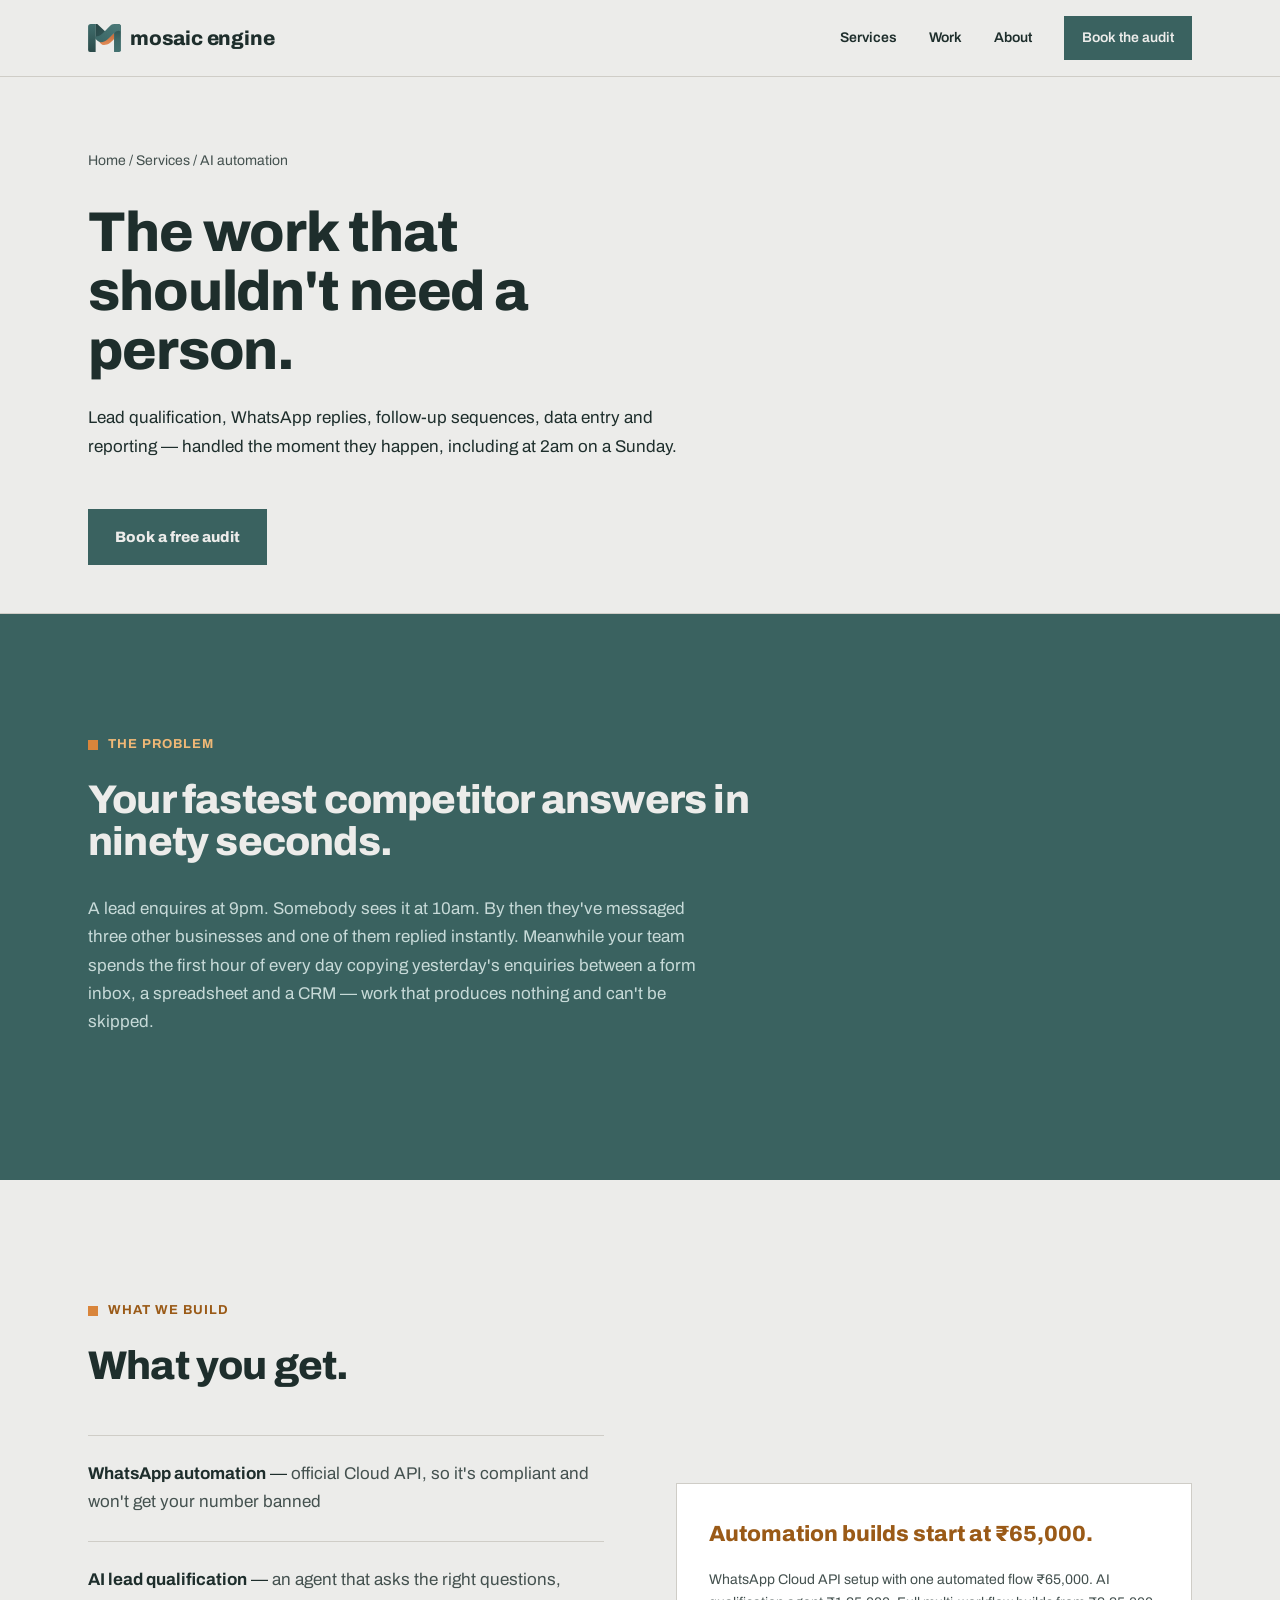
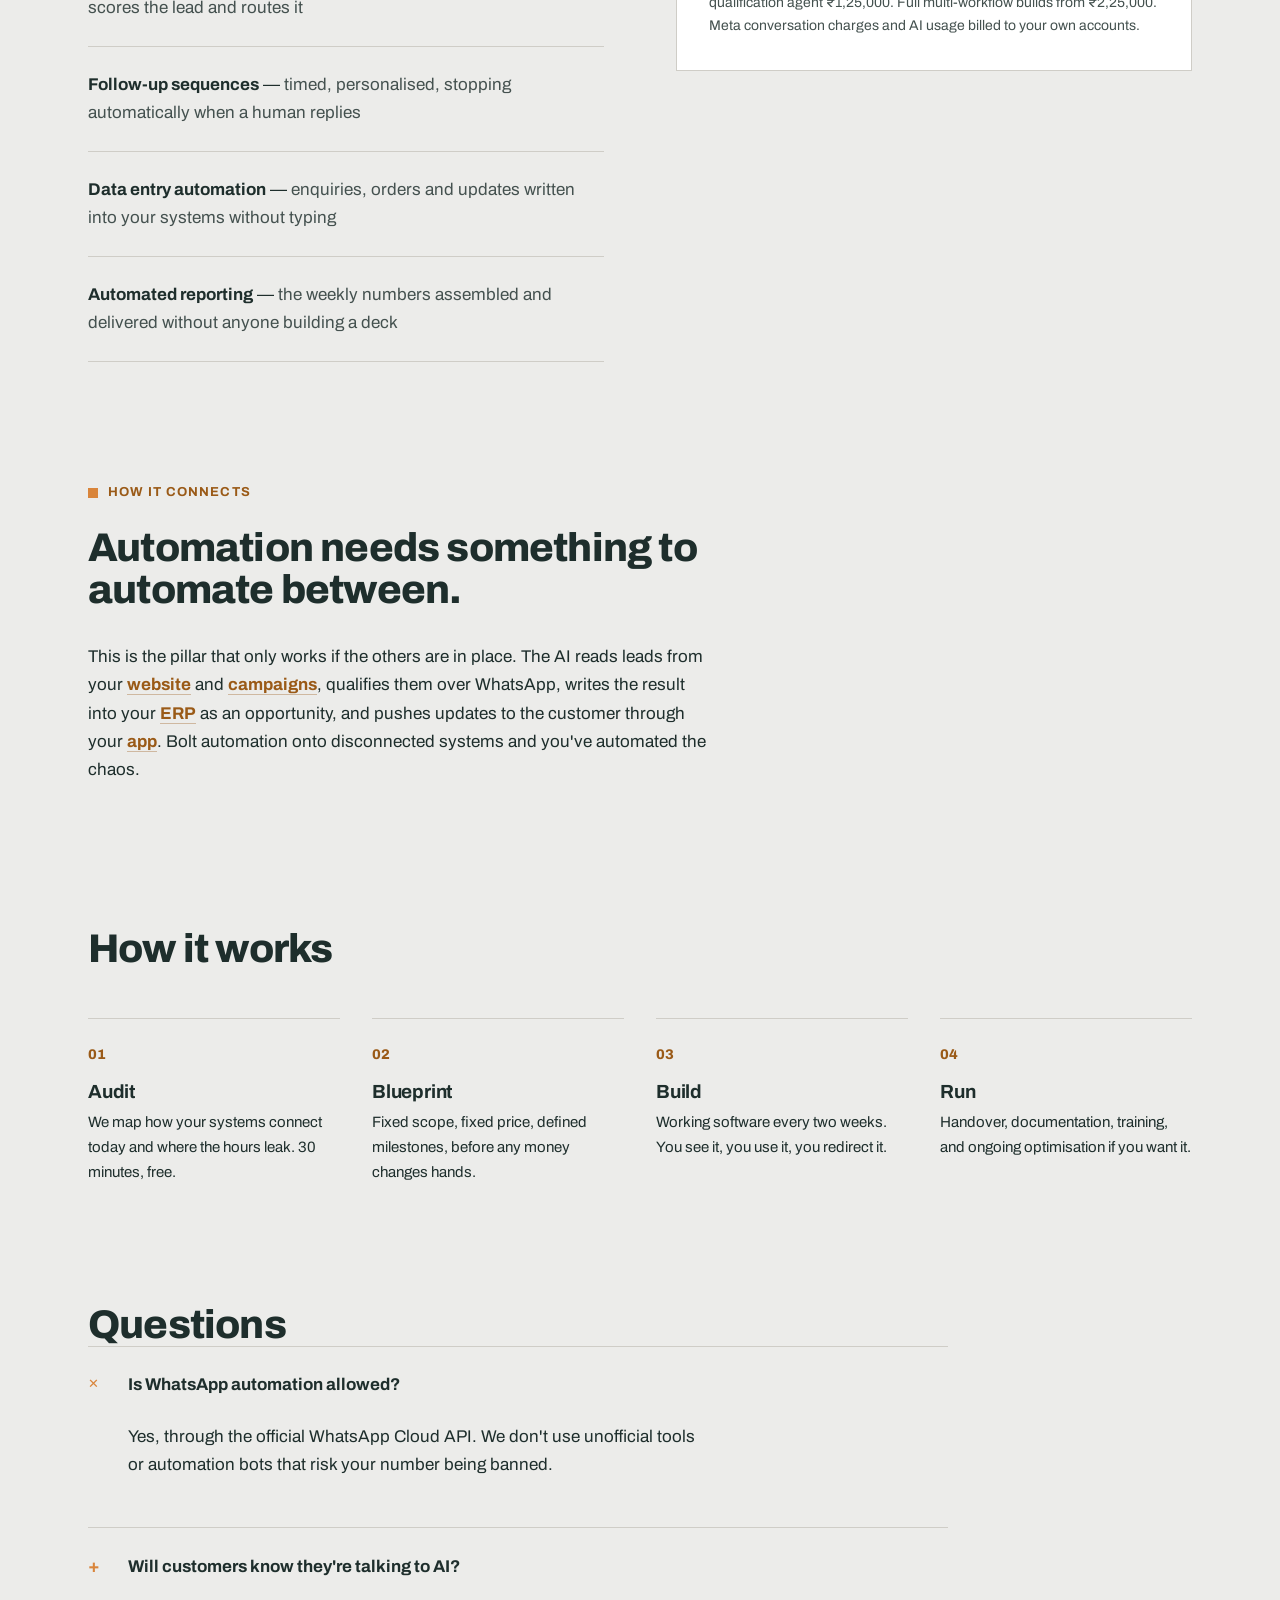
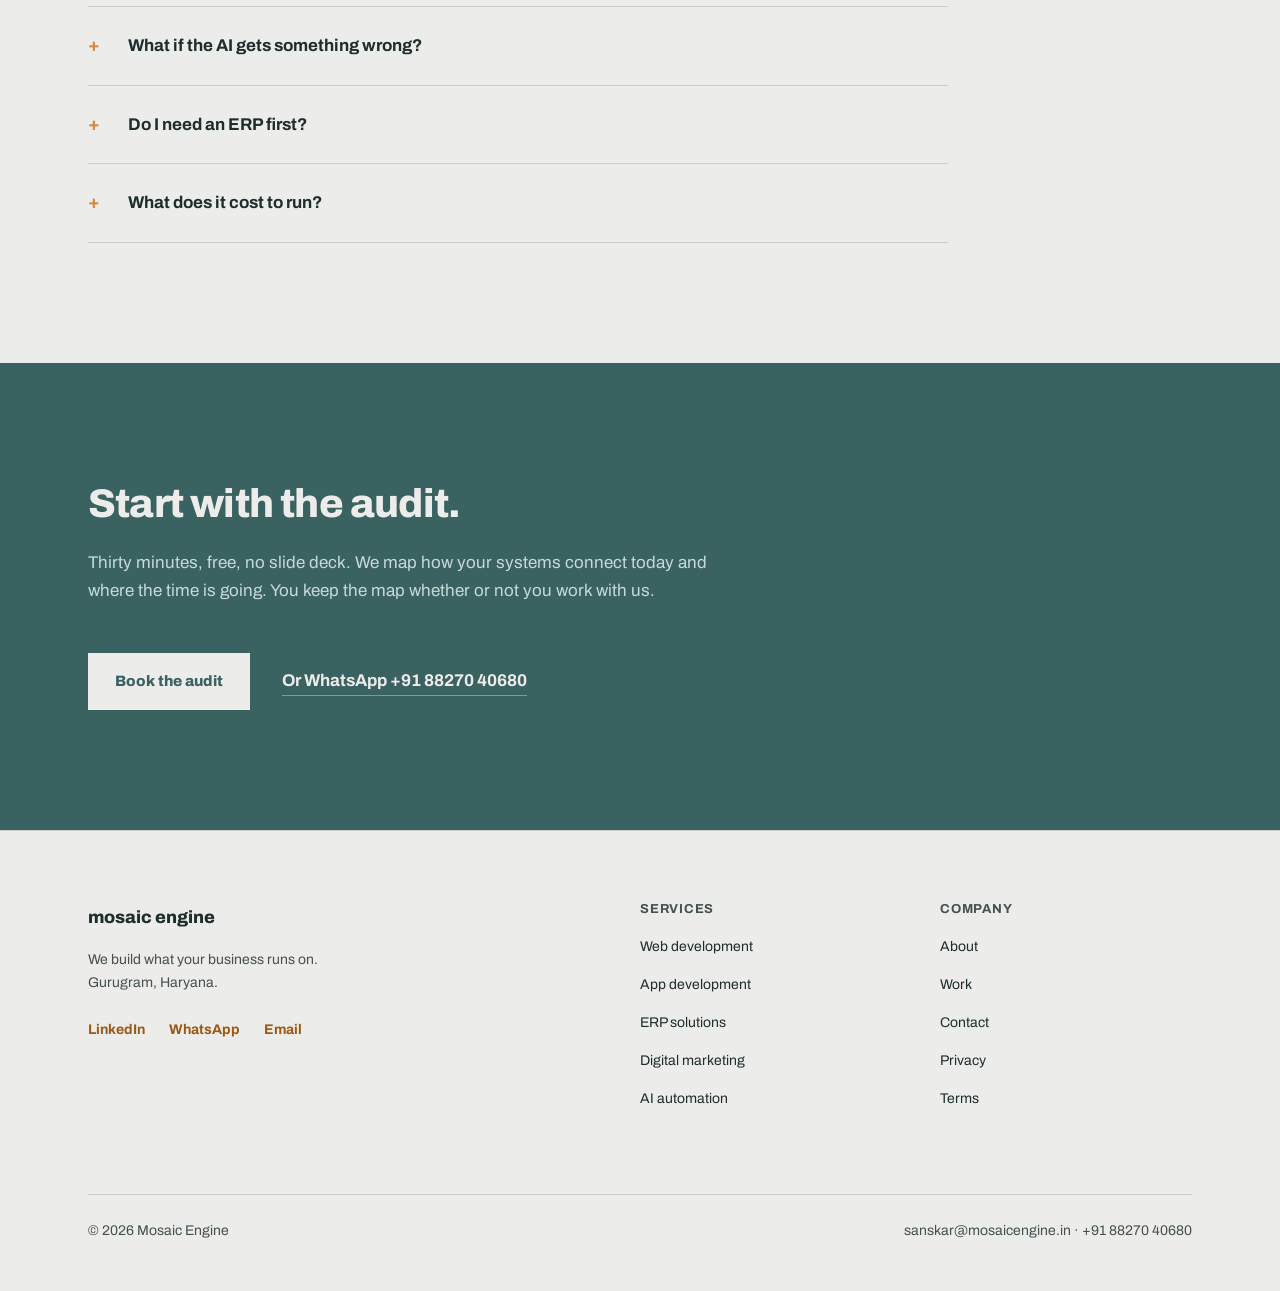
<file: ai-automation.html>
<!DOCTYPE html>
<html lang="en-IN">
<head>
<meta charset="utf-8">
<meta name="viewport" content="width=device-width, initial-scale=1">
<title>AI &amp; WhatsApp Automation for Business | Mosaic Engine, Gurugram</title>
<meta name="description" content="WhatsApp automation, AI lead qualification and workflow automation for businesses in Gurugram and Delhi NCR. Stop losing leads after hours. Book a free audit.">
<link rel="canonical" href="https://mosaicengine.in/ai-automation.html">
<meta property="og:title" content="AI &amp; WhatsApp Automation for Business | Mosaic Engine, Gurugram">
<meta property="og:description" content="WhatsApp automation, AI lead qualification and workflow automation for businesses in Gurugram and Delhi NCR. Stop losing leads after hours. Book a free audit.">
<meta property="og:type" content="website">
<link rel="icon" href="favicon.svg?v=2" type="image/svg+xml">
<link rel="apple-touch-icon" href="apple-touch-icon.png?v=2">
<link rel="preconnect" href="https://fonts.googleapis.com">
<link rel="preconnect" href="https://fonts.gstatic.com" crossorigin>
<link rel="stylesheet" href="styles-evolve.css?v=9">
<script>document.documentElement.classList.add('js')</script>
<script type="application/ld+json">
{
 "@context": "https://schema.org",
 "@type": "FAQPage",
 "mainEntity": [
  {
   "@type": "Question",
   "name": "Is WhatsApp automation allowed?",
   "acceptedAnswer": {
    "@type": "Answer",
    "text": "Yes, through the official WhatsApp Cloud API. We don't use unofficial tools or automation bots that risk your number being banned."
   }
  },
  {
   "@type": "Question",
   "name": "Will customers know they're talking to AI?",
   "acceptedAnswer": {
    "@type": "Answer",
    "text": "Yes, and it should say so. Disclosure builds more trust than pretending, and customers mostly care about a fast, correct answer."
   }
  },
  {
   "@type": "Question",
   "name": "What if the AI gets something wrong?",
   "acceptedAnswer": {
    "@type": "Answer",
    "text": "It hands off to a human at defined thresholds \u2014 anything about pricing, complaints, or anything it isn't confident about. You set the boundaries."
   }
  },
  {
   "@type": "Question",
   "name": "Do I need an ERP first?",
   "acceptedAnswer": {
    "@type": "Answer",
    "text": "No, but automation is worth far more with one. Without a central system the AI has nowhere consistent to write, and you end up with a fast process feeding a messy one."
   }
  },
  {
   "@type": "Question",
   "name": "What does it cost to run?",
   "acceptedAnswer": {
    "@type": "Answer",
    "text": "WhatsApp conversation charges from Meta and AI API usage, both billed to your accounts. For most small businesses this is a small monthly figure, and we'll estimate it before you commit."
   }
  }
 ]
}
</script>
<script type="application/ld+json">
{
 "@context": "https://schema.org",
 "@type": "Service",
 "serviceType": "AI automation",
 "provider": {
  "@type": "ProfessionalService",
  "name": "Mosaic Engine",
  "url": "https://mosaicengine.in/"
 },
 "areaServed": [
  "Gurugram",
  "Delhi NCR",
  "India"
 ]
}
</script>
</head>
<body>
<a class="skip" href="#main">Skip to content</a>
<header class="site-head">
  <div class="wrap head-inner">
    <a class="brand" href="index.html" aria-label="Mosaic Engine home"><img class="brand-mark" src="brand-icon.svg" alt="" width="33" height="28"><span>mosaic engine</span></a>
    <button class="nav-toggle" type="button" aria-expanded="false" aria-controls="site-nav" aria-label="Toggle menu">
      <span></span><span></span><span></span>
    </button>
    <nav class="nav" id="site-nav" aria-label="Main">
      <a href="services.html">Services</a>
      <a href="work.html">Work</a>
      <a href="about.html">About</a>
      <a class="nav-cta" href="contact.html">Book the audit</a>
    </nav>
  </div>
</header>
<main id="main">

<section class="page-head"><div class="wrap">
  <p class="crumb"><a href="index.html">Home</a> / <a href="services.html">Services</a> / AI automation</p>
  <h1>The work that shouldn't need a person.</h1>
  <p class="lead">Lead qualification, WhatsApp replies, follow-up sequences, data entry and reporting — handled the moment they happen, including at 2am on a Sunday.</p>
  <div class="actions"><a class="btn" href="contact.html">Book a free audit</a></div>
</div></section>

<section class="section inverted"><div class="wrap"><div class="seam col-8">
  <div class="seam-head"><p class="eyebrow">The problem</p><h2>Your fastest competitor answers in ninety seconds.</h2></div>
  <p class="lead" style="margin-top:var(--s-4)">A lead enquires at 9pm. Somebody sees it at 10am. By then they've messaged three other businesses and one of them replied instantly. Meanwhile your team spends the first hour of every day copying yesterday's enquiries between a form inbox, a spreadsheet and a CRM — work that produces nothing and can't be skipped.</p>
</div></div></section>

<section class="section"><div class="wrap"><div class="seam">
  <div class="seam-head"><p class="eyebrow">What we build</p><h2>What you get.</h2></div>
  <div class="split" style="margin-top:var(--s-5)">
    <ul class="deliverables"><li><strong>WhatsApp automation</strong> &mdash; <span>official Cloud API, so it's compliant and won't get your number banned</span></li><li><strong>AI lead qualification</strong> &mdash; <span>an agent that asks the right questions, scores the lead and routes it</span></li><li><strong>Follow-up sequences</strong> &mdash; <span>timed, personalised, stopping automatically when a human replies</span></li><li><strong>Data entry automation</strong> &mdash; <span>enquiries, orders and updates written into your systems without typing</span></li><li><strong>Automated reporting</strong> &mdash; <span>the weekly numbers assembled and delivered without anyone building a deck</span></li></ul>
    <div>
      <p class="price-line">Automation builds start at &#8377;65,000.<small>WhatsApp Cloud API setup with one automated flow &#8377;65,000. AI qualification agent &#8377;1,25,000. Full multi-workflow builds from &#8377;2,25,000. Meta conversation charges and AI usage billed to your own accounts.</small></p>
    </div>
  </div>
</div></div></section>

<section class="section" style="padding-top:0"><div class="wrap"><div class="seam col-8">
  <div class="seam-head"><p class="eyebrow">How it connects</p><h2>Automation needs something to automate between.</h2></div>
  <p class="prose" style="margin-top:var(--s-4)">This is the pillar that only works if the others are in place. The AI reads leads from your <a class="link" href="web-development.html">website</a> and <a class="link" href="digital-marketing.html">campaigns</a>, qualifies them over WhatsApp, writes the result into your <a class="link" href="erpnext-implementation.html">ERP</a> as an opportunity, and pushes updates to the customer through your <a class="link" href="app-development.html">app</a>. Bolt automation onto disconnected systems and you've automated the chaos.</p>
</div></div></section>


<section class="section" style="padding-top:0"><div class="wrap"><div class="seam">
  <div class="seam-head"><h2>How it works</h2></div>
  <div class="steps">
    <div class="step"><span class="step-num">01</span><h3>Audit</h3><p>We map how your systems connect today and where the hours leak. 30 minutes, free.</p></div>
    <div class="step"><span class="step-num">02</span><h3>Blueprint</h3><p>Fixed scope, fixed price, defined milestones, before any money changes hands.</p></div>
    <div class="step"><span class="step-num">03</span><h3>Build</h3><p>Working software every two weeks. You see it, you use it, you redirect it.</p></div>
    <div class="step"><span class="step-num">04</span><h3>Run</h3><p>Handover, documentation, training, and ongoing optimisation if you want it.</p></div>
  </div>
</div></div></section>

<section class="section" style="padding-top:0"><div class="wrap"><div class="seam">
  <div class="seam-head"><h2>Questions</h2></div>
  <div class="faq"><details open><summary>Is WhatsApp automation allowed?</summary><p>Yes, through the official WhatsApp Cloud API. We don't use unofficial tools or automation bots that risk your number being banned.</p></details><details><summary>Will customers know they're talking to AI?</summary><p>Yes, and it should say so. Disclosure builds more trust than pretending, and customers mostly care about a fast, correct answer.</p></details><details><summary>What if the AI gets something wrong?</summary><p>It hands off to a human at defined thresholds — anything about pricing, complaints, or anything it isn't confident about. You set the boundaries.</p></details><details><summary>Do I need an ERP first?</summary><p>No, but automation is worth far more with one. Without a central system the AI has nowhere consistent to write, and you end up with a fast process feeding a messy one.</p></details><details><summary>What does it cost to run?</summary><p>WhatsApp conversation charges from Meta and AI API usage, both billed to your accounts. For most small businesses this is a small monthly figure, and we'll estimate it before you commit.</p></details></div>
</div></div></section>

<section class="section inverted">
  <div class="wrap"><div class="seam col-7">
    <div class="seam-head"><h2>Start with the audit.</h2></div>
    <p class="lead" style="margin-top:var(--s-3)">Thirty minutes, free, no slide deck. We map how your systems connect today and where the time is going. You keep the map whether or not you work with us.</p>
    <div class="actions">
      <a class="btn" href="contact.html">Book the audit</a>
      <a class="link" href="https://wa.me/918827040680">Or WhatsApp +91 88270 40680</a>
    </div>
  </div></div>
</section>
</main>
<footer class="site-foot">
  <div class="wrap">
    <div class="foot-grid">
      <div>
        <p class="foot-brand-name">mosaic engine</p>
        <p style="font-size:var(--t-small);color:var(--slate);max-width:34ch">We build what your business runs on. Gurugram, Haryana.</p>
        <div class="social" aria-label="Follow Mosaic Engine">
          <a href="https://www.linkedin.com/company/mosaic-engine/" target="_blank" rel="noopener">LinkedIn</a>
          <a href="https://wa.me/918827040680" target="_blank" rel="noopener">WhatsApp</a>
          <a href="mailto:sanskar@mosaicengine.in">Email</a>
        </div>
      </div>
      <div><h4>Services</h4><ul>
        <li><a href="web-development.html">Web development</a></li>
        <li><a href="app-development.html">App development</a></li>
        <li><a href="erpnext-implementation.html">ERP solutions</a></li>
        <li><a href="digital-marketing.html">Digital marketing</a></li>
        <li><a href="ai-automation.html">AI automation</a></li>
      </ul></div>
      <div><h4>Company</h4><ul>
        <li><a href="about.html">About</a></li>
        <li><a href="work.html">Work</a></li>
        <li><a href="contact.html">Contact</a></li>
        <li><a href="privacy.html">Privacy</a></li>
        <li><a href="terms.html">Terms</a></li>
      </ul></div>
    </div>
    <div class="foot-base">
      <span>&copy; 2026 Mosaic Engine</span>
      <span>sanskar@mosaicengine.in &middot; +91 88270 40680</span>
    </div>
  </div>
</footer>
<script src="animations.js?v=2" defer></script>
</body>
</html>
</file>
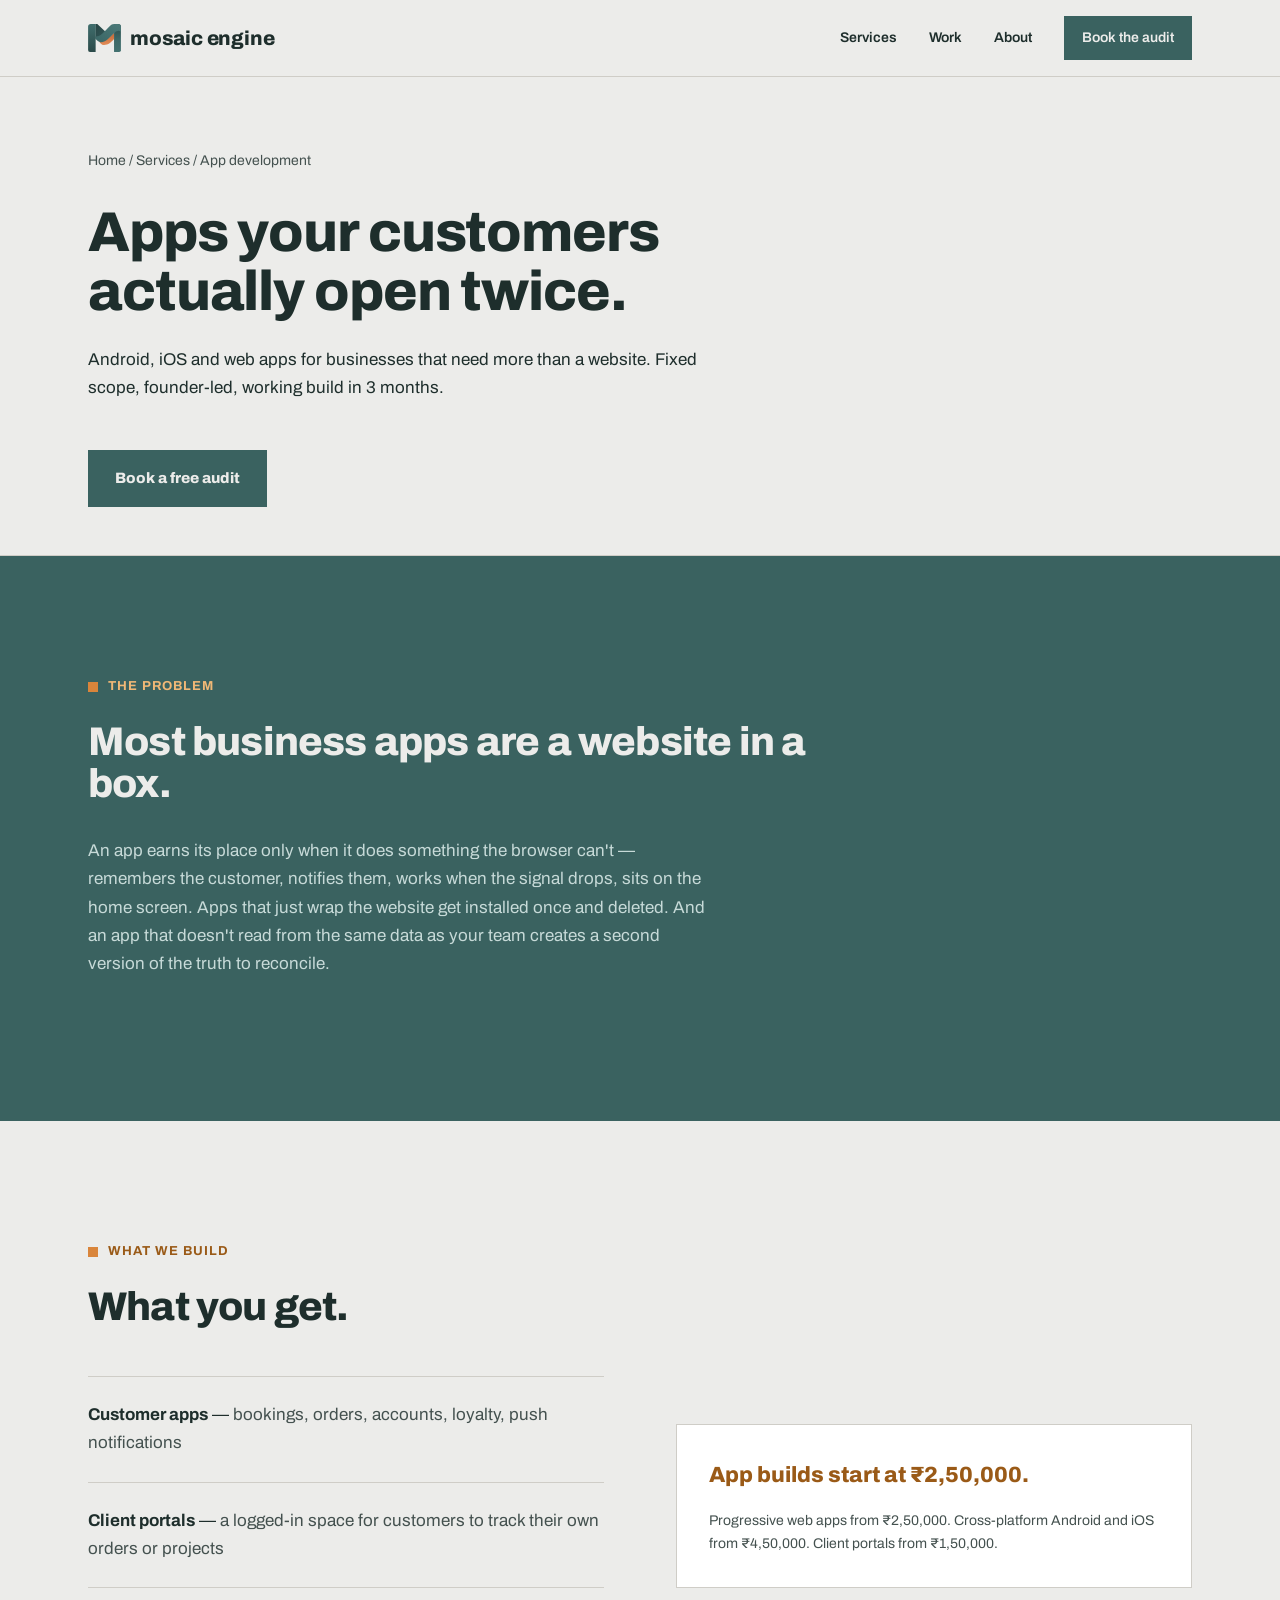
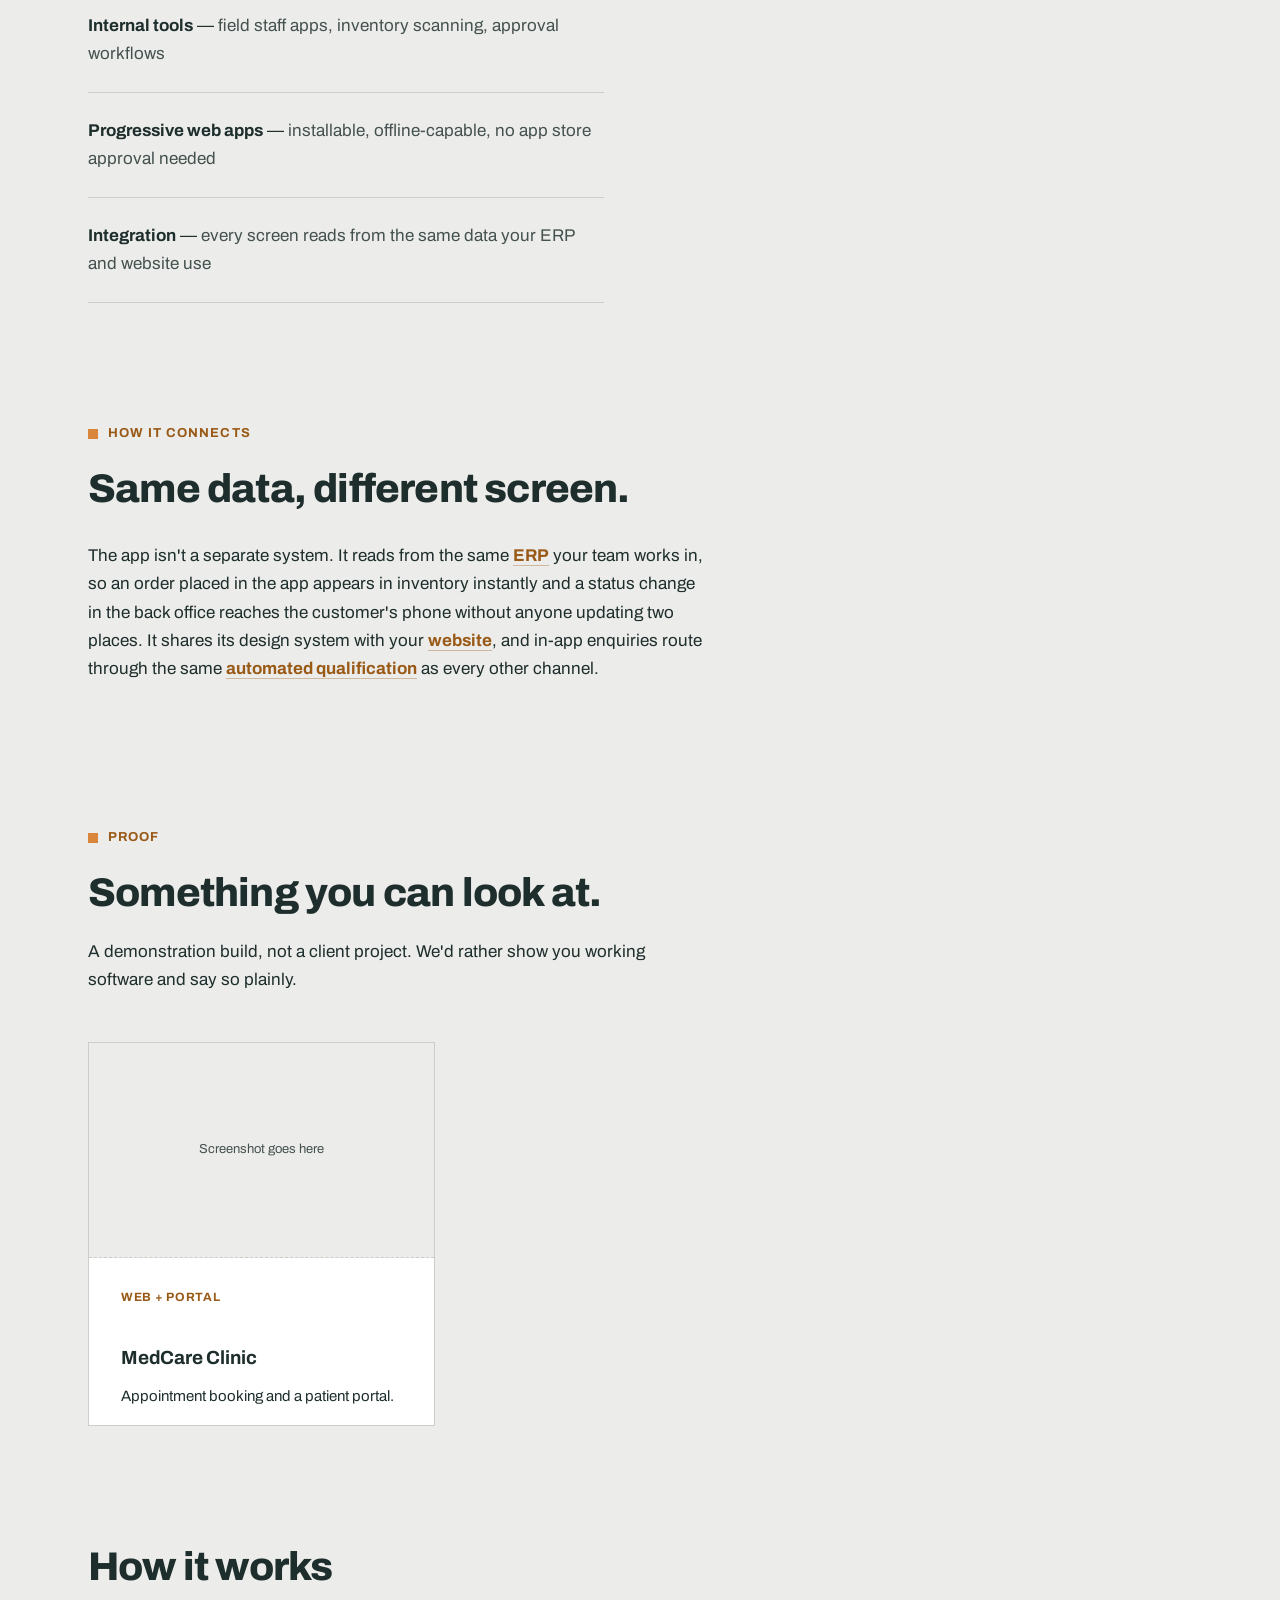
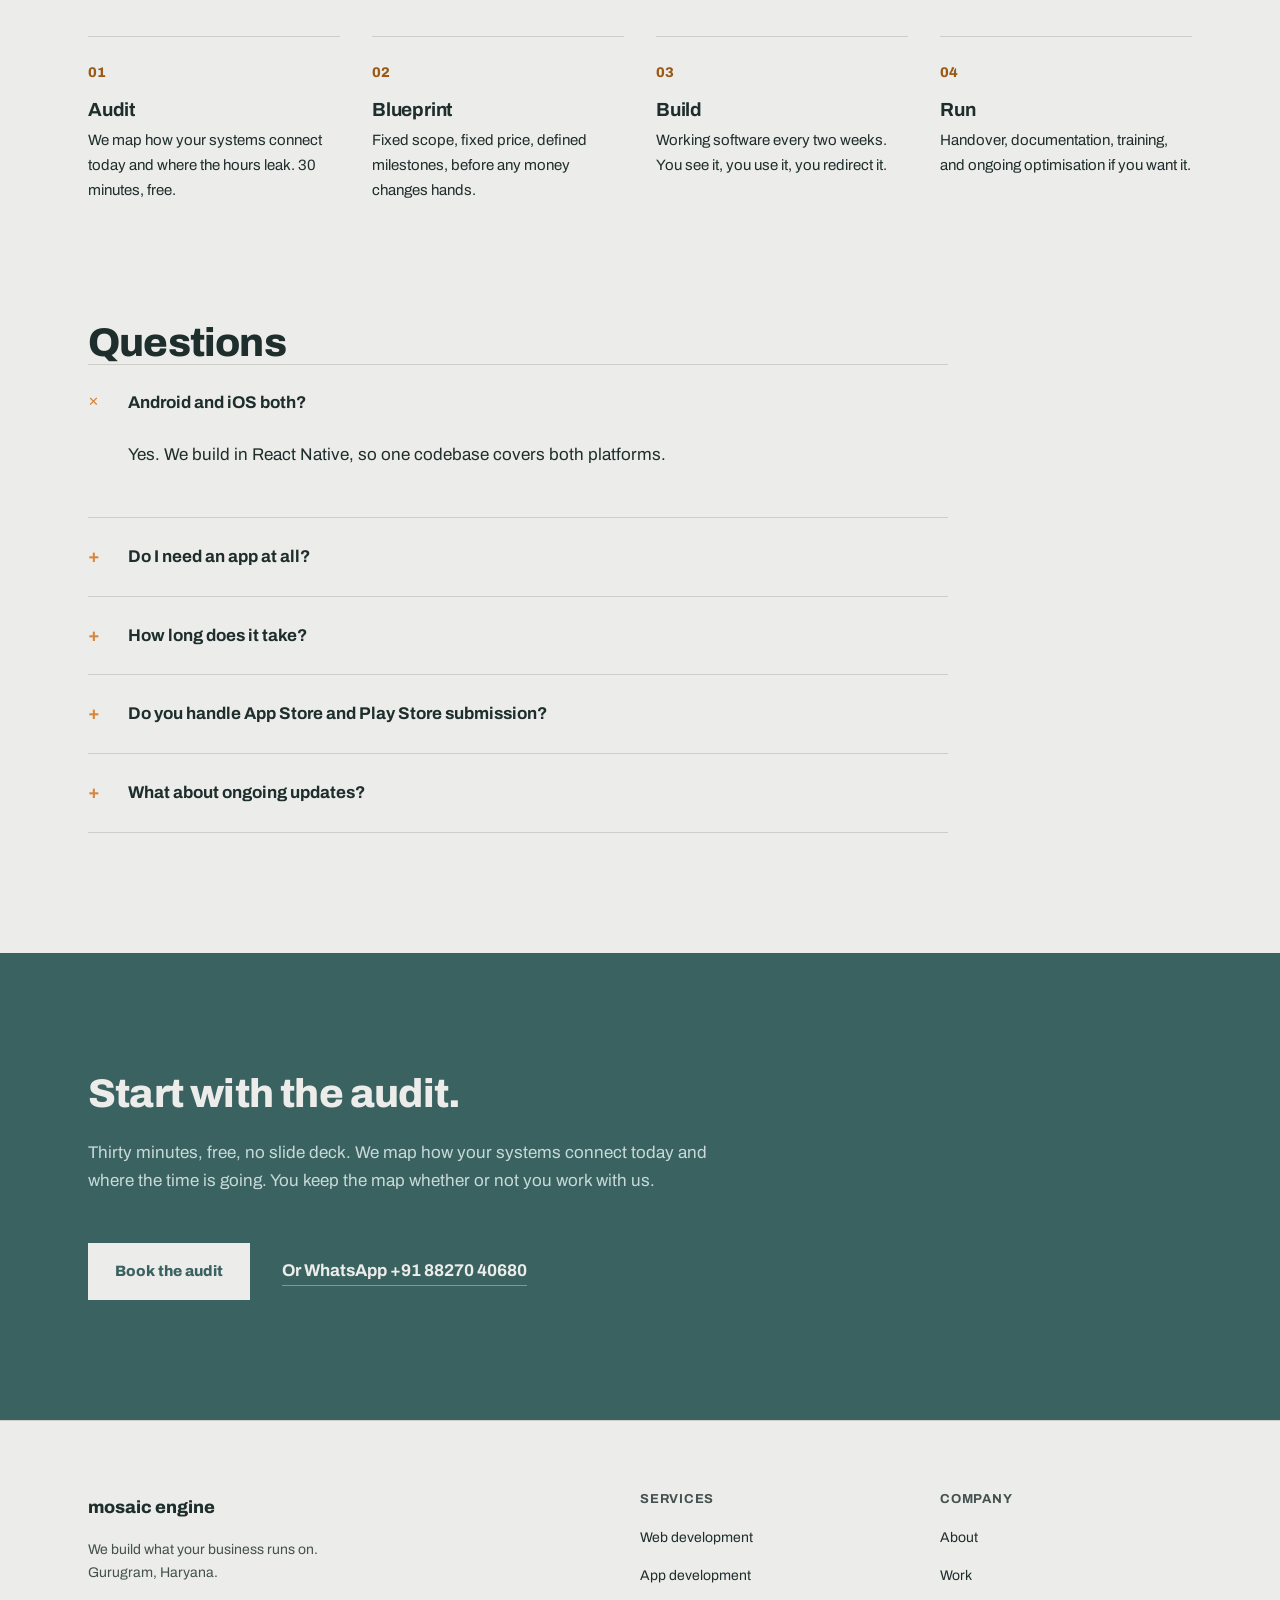
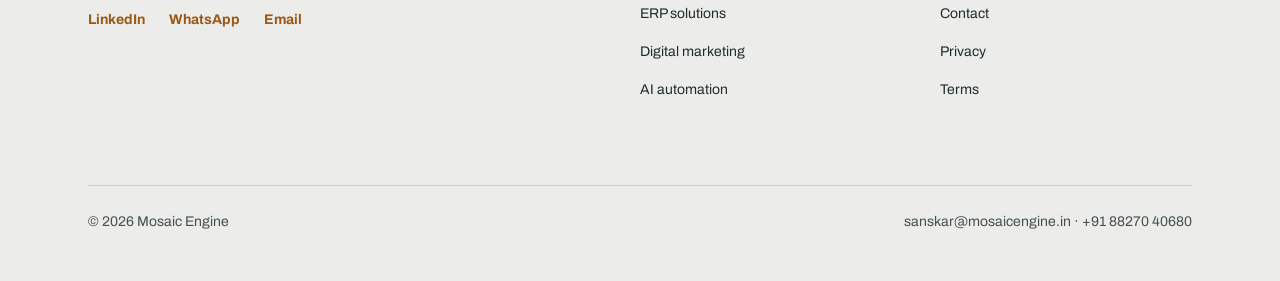
<file: app-development.html>
<!DOCTYPE html>
<html lang="en-IN">
<head>
<meta charset="utf-8">
<meta name="viewport" content="width=device-width, initial-scale=1">
<title>Mobile App Development in Gurugram | Mosaic Engine</title>
<meta name="description" content="Android, iOS and web app development for businesses in Gurugram and Delhi NCR. Fixed scope, founder-led, working build in 3 months. Book a free audit.">
<link rel="canonical" href="https://mosaicengine.in/app-development.html">
<meta property="og:title" content="Mobile App Development in Gurugram | Mosaic Engine">
<meta property="og:description" content="Android, iOS and web app development for businesses in Gurugram and Delhi NCR. Fixed scope, founder-led, working build in 3 months. Book a free audit.">
<meta property="og:type" content="website">
<link rel="icon" href="favicon.svg?v=2" type="image/svg+xml">
<link rel="apple-touch-icon" href="apple-touch-icon.png?v=2">
<link rel="preconnect" href="https://fonts.googleapis.com">
<link rel="preconnect" href="https://fonts.gstatic.com" crossorigin>
<link rel="stylesheet" href="styles-evolve.css?v=9">
<script>document.documentElement.classList.add('js')</script>
<script type="application/ld+json">
{
 "@context": "https://schema.org",
 "@type": "FAQPage",
 "mainEntity": [
  {
   "@type": "Question",
   "name": "Android and iOS both?",
   "acceptedAnswer": {
    "@type": "Answer",
    "text": "Yes. We build in React Native, so one codebase covers both platforms."
   }
  },
  {
   "@type": "Question",
   "name": "Do I need an app at all?",
   "acceptedAnswer": {
    "@type": "Answer",
    "text": "Often not. If your customers visit occasionally, a fast mobile site is cheaper and works better. We'll say so on the call rather than sell you a build you don't need."
   }
  },
  {
   "@type": "Question",
   "name": "How long does it take?",
   "acceptedAnswer": {
    "@type": "Answer",
    "text": "Six to twelve weeks for a full app, depending on scope. Progressive web apps are faster because there's no store approval."
   }
  },
  {
   "@type": "Question",
   "name": "Do you handle App Store and Play Store submission?",
   "acceptedAnswer": {
    "@type": "Answer",
    "text": "Yes, including the developer accounts, which are registered in your name."
   }
  },
  {
   "@type": "Question",
   "name": "What about ongoing updates?",
   "acceptedAnswer": {
    "@type": "Answer",
    "text": "Both stores require periodic updates for OS compatibility. We offer a maintenance plan, or hand over cleanly if you'd rather do it in-house."
   }
  }
 ]
}
</script>
<script type="application/ld+json">
{
 "@context": "https://schema.org",
 "@type": "Service",
 "serviceType": "App development",
 "provider": {
  "@type": "ProfessionalService",
  "name": "Mosaic Engine",
  "url": "https://mosaicengine.in/"
 },
 "areaServed": [
  "Gurugram",
  "Delhi NCR",
  "India"
 ]
}
</script>
</head>
<body>
<a class="skip" href="#main">Skip to content</a>
<header class="site-head">
  <div class="wrap head-inner">
    <a class="brand" href="index.html" aria-label="Mosaic Engine home"><img class="brand-mark" src="brand-icon.svg" alt="" width="33" height="28"><span>mosaic engine</span></a>
    <button class="nav-toggle" type="button" aria-expanded="false" aria-controls="site-nav" aria-label="Toggle menu">
      <span></span><span></span><span></span>
    </button>
    <nav class="nav" id="site-nav" aria-label="Main">
      <a href="services.html">Services</a>
      <a href="work.html">Work</a>
      <a href="about.html">About</a>
      <a class="nav-cta" href="contact.html">Book the audit</a>
    </nav>
  </div>
</header>
<main id="main">

<section class="page-head"><div class="wrap">
  <p class="crumb"><a href="index.html">Home</a> / <a href="services.html">Services</a> / App development</p>
  <h1>Apps your customers actually open twice.</h1>
  <p class="lead">Android, iOS and web apps for businesses that need more than a website. Fixed scope, founder-led, working build in 3 months.</p>
  <div class="actions"><a class="btn" href="contact.html">Book a free audit</a></div>
</div></section>

<section class="section inverted"><div class="wrap"><div class="seam col-8">
  <div class="seam-head"><p class="eyebrow">The problem</p><h2>Most business apps are a website in a box.</h2></div>
  <p class="lead" style="margin-top:var(--s-4)">An app earns its place only when it does something the browser can't — remembers the customer, notifies them, works when the signal drops, sits on the home screen. Apps that just wrap the website get installed once and deleted. And an app that doesn't read from the same data as your team creates a second version of the truth to reconcile.</p>
</div></div></section>

<section class="section"><div class="wrap"><div class="seam">
  <div class="seam-head"><p class="eyebrow">What we build</p><h2>What you get.</h2></div>
  <div class="split" style="margin-top:var(--s-5)">
    <ul class="deliverables"><li><strong>Customer apps</strong> &mdash; <span>bookings, orders, accounts, loyalty, push notifications</span></li><li><strong>Client portals</strong> &mdash; <span>a logged-in space for customers to track their own orders or projects</span></li><li><strong>Internal tools</strong> &mdash; <span>field staff apps, inventory scanning, approval workflows</span></li><li><strong>Progressive web apps</strong> &mdash; <span>installable, offline-capable, no app store approval needed</span></li><li><strong>Integration</strong> &mdash; <span>every screen reads from the same data your ERP and website use</span></li></ul>
    <div>
      <p class="price-line">App builds start at &#8377;2,50,000.<small>Progressive web apps from &#8377;2,50,000. Cross-platform Android and iOS from &#8377;4,50,000. Client portals from &#8377;1,50,000.</small></p>
    </div>
  </div>
</div></div></section>

<section class="section" style="padding-top:0"><div class="wrap"><div class="seam col-8">
  <div class="seam-head"><p class="eyebrow">How it connects</p><h2>Same data, different screen.</h2></div>
  <p class="prose" style="margin-top:var(--s-4)">The app isn't a separate system. It reads from the same <a class="link" href="erpnext-implementation.html">ERP</a> your team works in, so an order placed in the app appears in inventory instantly and a status change in the back office reaches the customer's phone without anyone updating two places. It shares its design system with your <a class="link" href="web-development.html">website</a>, and in-app enquiries route through the same <a class="link" href="ai-automation.html">automated qualification</a> as every other channel.</p>
</div></div></section>

<section class="section" style="padding-top:0"><div class="wrap"><div class="seam">
      <div class="seam-head"><p class="eyebrow">Proof</p><h2>Something you can look at.</h2></div>
      <p class="lead" style="margin-top:var(--s-3)">A demonstration build, not a client project. We'd rather show you working software and say so plainly.</p>
      <div class="cards cards-3"><article class="card">
        <div class="card-media">Screenshot goes here</div>
        <span class="card-tag">Web + Portal</span><h3>MedCare Clinic</h3><p>Appointment booking and a patient portal.</p>
      </article></div></div></div></section>

<section class="section" style="padding-top:0"><div class="wrap"><div class="seam">
  <div class="seam-head"><h2>How it works</h2></div>
  <div class="steps">
    <div class="step"><span class="step-num">01</span><h3>Audit</h3><p>We map how your systems connect today and where the hours leak. 30 minutes, free.</p></div>
    <div class="step"><span class="step-num">02</span><h3>Blueprint</h3><p>Fixed scope, fixed price, defined milestones, before any money changes hands.</p></div>
    <div class="step"><span class="step-num">03</span><h3>Build</h3><p>Working software every two weeks. You see it, you use it, you redirect it.</p></div>
    <div class="step"><span class="step-num">04</span><h3>Run</h3><p>Handover, documentation, training, and ongoing optimisation if you want it.</p></div>
  </div>
</div></div></section>

<section class="section" style="padding-top:0"><div class="wrap"><div class="seam">
  <div class="seam-head"><h2>Questions</h2></div>
  <div class="faq"><details open><summary>Android and iOS both?</summary><p>Yes. We build in React Native, so one codebase covers both platforms.</p></details><details><summary>Do I need an app at all?</summary><p>Often not. If your customers visit occasionally, a fast mobile site is cheaper and works better. We'll say so on the call rather than sell you a build you don't need.</p></details><details><summary>How long does it take?</summary><p>Six to twelve weeks for a full app, depending on scope. Progressive web apps are faster because there's no store approval.</p></details><details><summary>Do you handle App Store and Play Store submission?</summary><p>Yes, including the developer accounts, which are registered in your name.</p></details><details><summary>What about ongoing updates?</summary><p>Both stores require periodic updates for OS compatibility. We offer a maintenance plan, or hand over cleanly if you'd rather do it in-house.</p></details></div>
</div></div></section>

<section class="section inverted">
  <div class="wrap"><div class="seam col-7">
    <div class="seam-head"><h2>Start with the audit.</h2></div>
    <p class="lead" style="margin-top:var(--s-3)">Thirty minutes, free, no slide deck. We map how your systems connect today and where the time is going. You keep the map whether or not you work with us.</p>
    <div class="actions">
      <a class="btn" href="contact.html">Book the audit</a>
      <a class="link" href="https://wa.me/918827040680">Or WhatsApp +91 88270 40680</a>
    </div>
  </div></div>
</section>
</main>
<footer class="site-foot">
  <div class="wrap">
    <div class="foot-grid">
      <div>
        <p class="foot-brand-name">mosaic engine</p>
        <p style="font-size:var(--t-small);color:var(--slate);max-width:34ch">We build what your business runs on. Gurugram, Haryana.</p>
        <div class="social" aria-label="Follow Mosaic Engine">
          <a href="https://www.linkedin.com/company/mosaic-engine/" target="_blank" rel="noopener">LinkedIn</a>
          <a href="https://wa.me/918827040680" target="_blank" rel="noopener">WhatsApp</a>
          <a href="mailto:sanskar@mosaicengine.in">Email</a>
        </div>
      </div>
      <div><h4>Services</h4><ul>
        <li><a href="web-development.html">Web development</a></li>
        <li><a href="app-development.html">App development</a></li>
        <li><a href="erpnext-implementation.html">ERP solutions</a></li>
        <li><a href="digital-marketing.html">Digital marketing</a></li>
        <li><a href="ai-automation.html">AI automation</a></li>
      </ul></div>
      <div><h4>Company</h4><ul>
        <li><a href="about.html">About</a></li>
        <li><a href="work.html">Work</a></li>
        <li><a href="contact.html">Contact</a></li>
        <li><a href="privacy.html">Privacy</a></li>
        <li><a href="terms.html">Terms</a></li>
      </ul></div>
    </div>
    <div class="foot-base">
      <span>&copy; 2026 Mosaic Engine</span>
      <span>sanskar@mosaicengine.in &middot; +91 88270 40680</span>
    </div>
  </div>
</footer>
<script src="animations.js?v=2" defer></script>
</body>
</html>
</file>
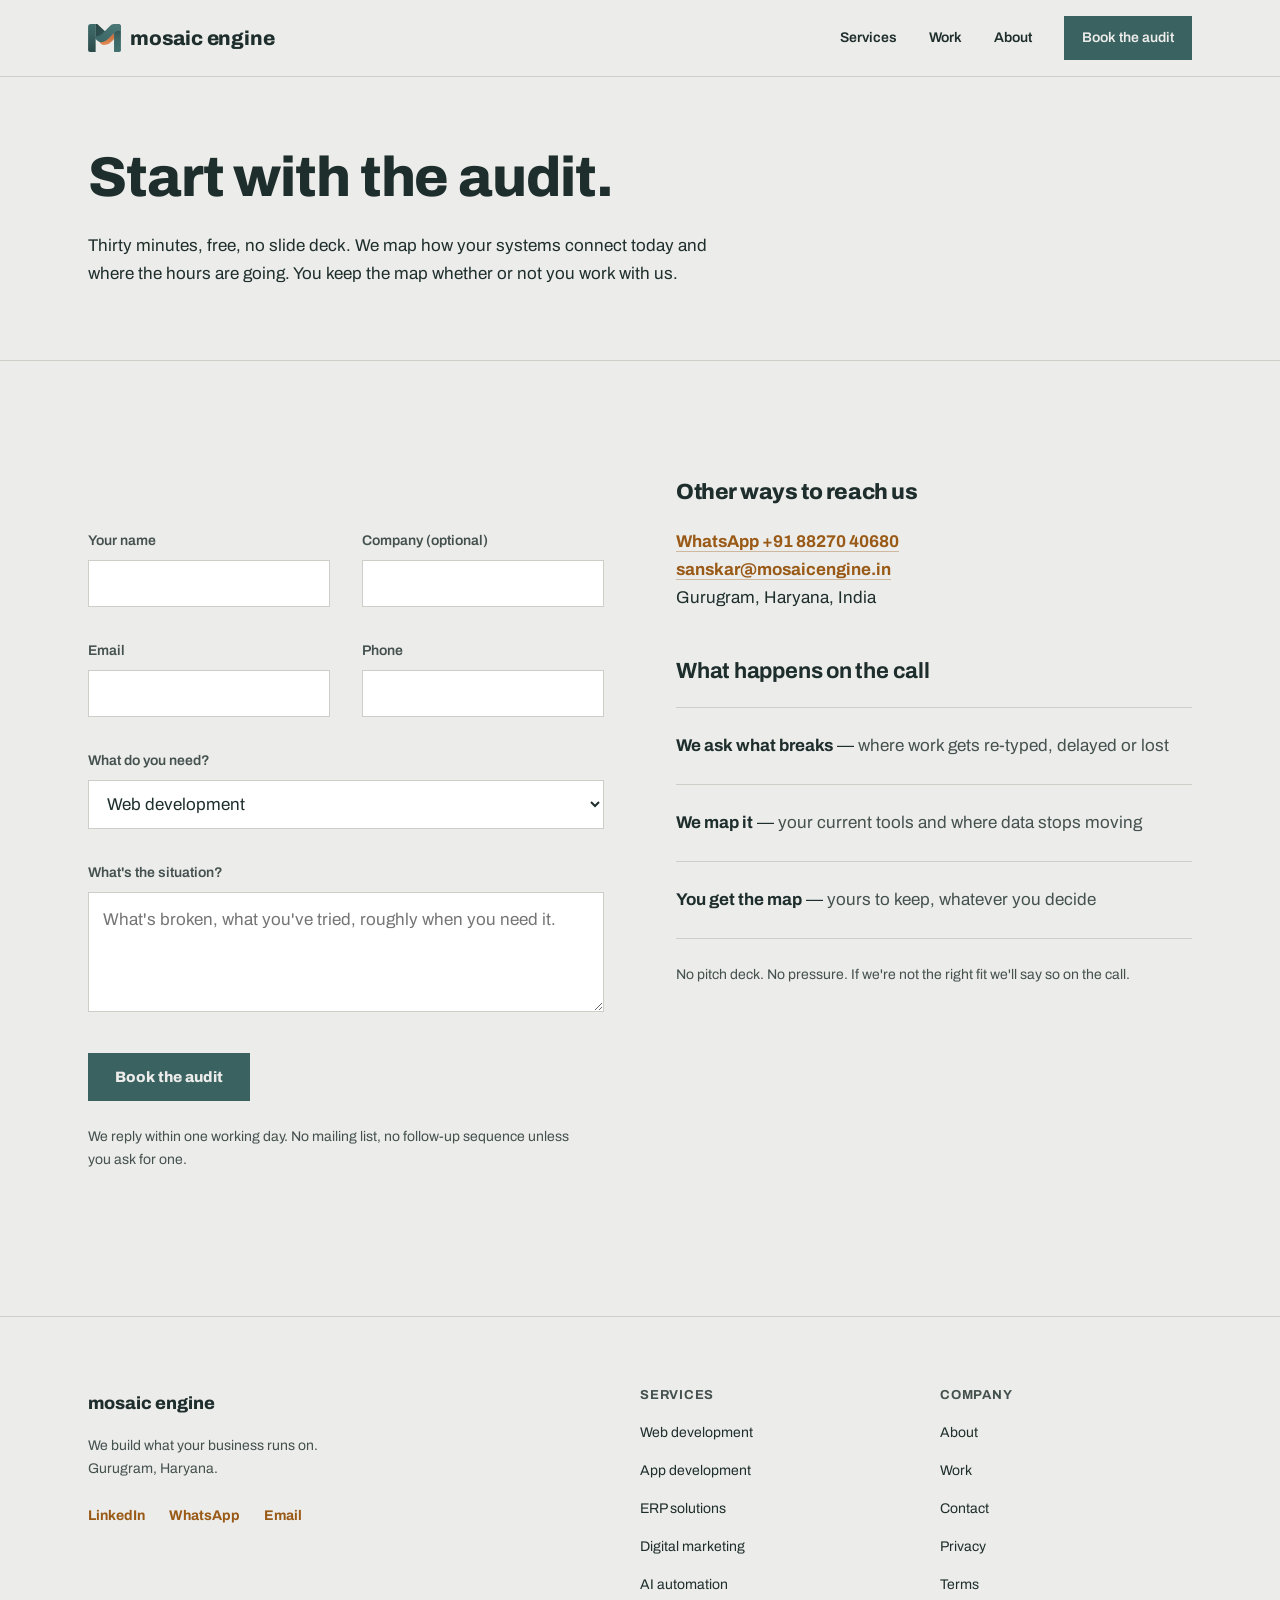
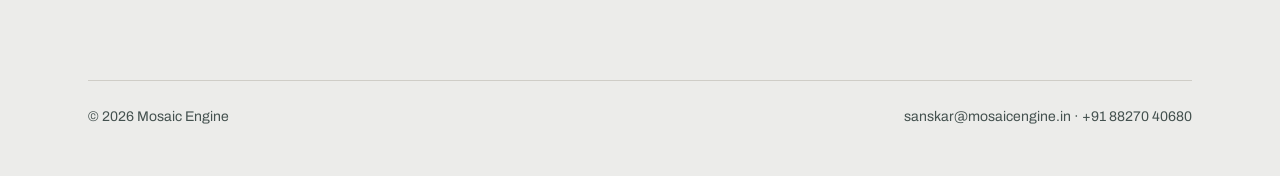
<file: contact.html>
<!DOCTYPE html>
<html lang="en-IN">
<head>
<meta charset="utf-8">
<meta name="viewport" content="width=device-width, initial-scale=1">
<title>Contact Mosaic Engine — Book a free systems audit | Gurugram</title>
<meta name="description" content="Book a free 30-minute systems audit with Mosaic Engine in Gurugram. We map how your systems connect today and where the time is going.">
<link rel="canonical" href="https://mosaicengine.in/contact.html">
<meta property="og:title" content="Contact Mosaic Engine — Book a free systems audit | Gurugram">
<meta property="og:description" content="Book a free 30-minute systems audit with Mosaic Engine in Gurugram. We map how your systems connect today and where the time is going.">
<meta property="og:type" content="website">
<link rel="icon" href="favicon.svg?v=2" type="image/svg+xml">
<link rel="apple-touch-icon" href="apple-touch-icon.png?v=2">
<link rel="preconnect" href="https://fonts.googleapis.com">
<link rel="preconnect" href="https://fonts.gstatic.com" crossorigin>
<link rel="stylesheet" href="styles-evolve.css?v=9">
<script>document.documentElement.classList.add('js')</script>
</head>
<body>
<a class="skip" href="#main">Skip to content</a>
<header class="site-head">
  <div class="wrap head-inner">
    <a class="brand" href="index.html" aria-label="Mosaic Engine home"><img class="brand-mark" src="brand-icon.svg" alt="" width="33" height="28"><span>mosaic engine</span></a>
    <button class="nav-toggle" type="button" aria-expanded="false" aria-controls="site-nav" aria-label="Toggle menu">
      <span></span><span></span><span></span>
    </button>
    <nav class="nav" id="site-nav" aria-label="Main">
      <a href="services.html">Services</a>
      <a href="work.html">Work</a>
      <a href="about.html">About</a>
      <a class="nav-cta" href="contact.html">Book the audit</a>
    </nav>
  </div>
</header>
<main id="main">

<section class="page-head"><div class="wrap">
  <h1>Start with the audit.</h1>
  <p class="lead">Thirty minutes, free, no slide deck. We map how your systems connect today and where the hours are going. You keep the map whether or not you work with us.</p>
</div></section>

<section class="section"><div class="wrap">
  <div class="split">
    <div>
      <form class="form" method="post" action="#" novalidate>
        <div class="field-row">
          <div class="field">
            <label for="name">Your name</label>
            <input id="name" name="name" type="text" autocomplete="name" required>
          </div>
          <div class="field">
            <label for="company">Company <span style="color:var(--slate)">(optional)</span></label>
            <input id="company" name="company" type="text" autocomplete="organization">
          </div>
        </div>
        <div class="field-row">
          <div class="field">
            <label for="email">Email</label>
            <input id="email" name="email" type="email" autocomplete="email" required>
          </div>
          <div class="field">
            <label for="phone">Phone</label>
            <input id="phone" name="phone" type="tel" autocomplete="tel" required>
          </div>
        </div>
        <div class="field">
          <label for="service">What do you need?</label>
          <select id="service" name="service">
            <option>Web development</option>
            <option>App development</option>
            <option>ERP solutions (ERPNext)</option>
            <option>Digital marketing</option>
            <option>AI &amp; WhatsApp automation</option>
            <option>Not sure yet</option>
          </select>
        </div>
        <div class="field">
          <label for="detail">What's the situation?</label>
          <textarea id="detail" name="detail" placeholder="What's broken, what you've tried, roughly when you need it."></textarea>
        </div>
        <button class="btn" type="submit">Book the audit</button>
        <p class="form-note">We reply within one working day. No mailing list, no follow-up sequence unless you ask for one.</p>
      </form>
    </div>
    <div class="seam">
      <div class="seam-head"><h2 style="font-size:var(--t-h3)">Other ways to reach us</h2></div>
      <p class="prose" style="margin-top:var(--s-3)">
        <a class="link" href="https://wa.me/918827040680">WhatsApp +91 88270 40680</a><br>
        <a class="link" href="mailto:sanskar@mosaicengine.in">sanskar@mosaicengine.in</a><br>
        Gurugram, Haryana, India
      </p>
      <h3 style="margin-top:var(--s-5)">What happens on the call</h3>
      <ul class="deliverables" style="margin-top:var(--s-3)">
        <li><strong>We ask what breaks</strong> &mdash; <span>where work gets re-typed, delayed or lost</span></li>
        <li><strong>We map it</strong> &mdash; <span>your current tools and where data stops moving</span></li>
        <li><strong>You get the map</strong> &mdash; <span>yours to keep, whatever you decide</span></li>
      </ul>
      <p class="form-note">No pitch deck. No pressure. If we're not the right fit we'll say so on the call.</p>
    </div>
  </div>
</div></section>
</main>
<footer class="site-foot">
  <div class="wrap">
    <div class="foot-grid">
      <div>
        <p class="foot-brand-name">mosaic engine</p>
        <p style="font-size:var(--t-small);color:var(--slate);max-width:34ch">We build what your business runs on. Gurugram, Haryana.</p>
        <div class="social" aria-label="Follow Mosaic Engine">
          <a href="https://www.linkedin.com/company/mosaic-engine/" target="_blank" rel="noopener">LinkedIn</a>
          <a href="https://wa.me/918827040680" target="_blank" rel="noopener">WhatsApp</a>
          <a href="mailto:sanskar@mosaicengine.in">Email</a>
        </div>
      </div>
      <div><h4>Services</h4><ul>
        <li><a href="web-development.html">Web development</a></li>
        <li><a href="app-development.html">App development</a></li>
        <li><a href="erpnext-implementation.html">ERP solutions</a></li>
        <li><a href="digital-marketing.html">Digital marketing</a></li>
        <li><a href="ai-automation.html">AI automation</a></li>
      </ul></div>
      <div><h4>Company</h4><ul>
        <li><a href="about.html">About</a></li>
        <li><a href="work.html">Work</a></li>
        <li><a href="contact.html">Contact</a></li>
        <li><a href="privacy.html">Privacy</a></li>
        <li><a href="terms.html">Terms</a></li>
      </ul></div>
    </div>
    <div class="foot-base">
      <span>&copy; 2026 Mosaic Engine</span>
      <span>sanskar@mosaicengine.in &middot; +91 88270 40680</span>
    </div>
  </div>
</footer>
<script src="animations.js?v=2" defer></script>
</body>
</html>
</file>
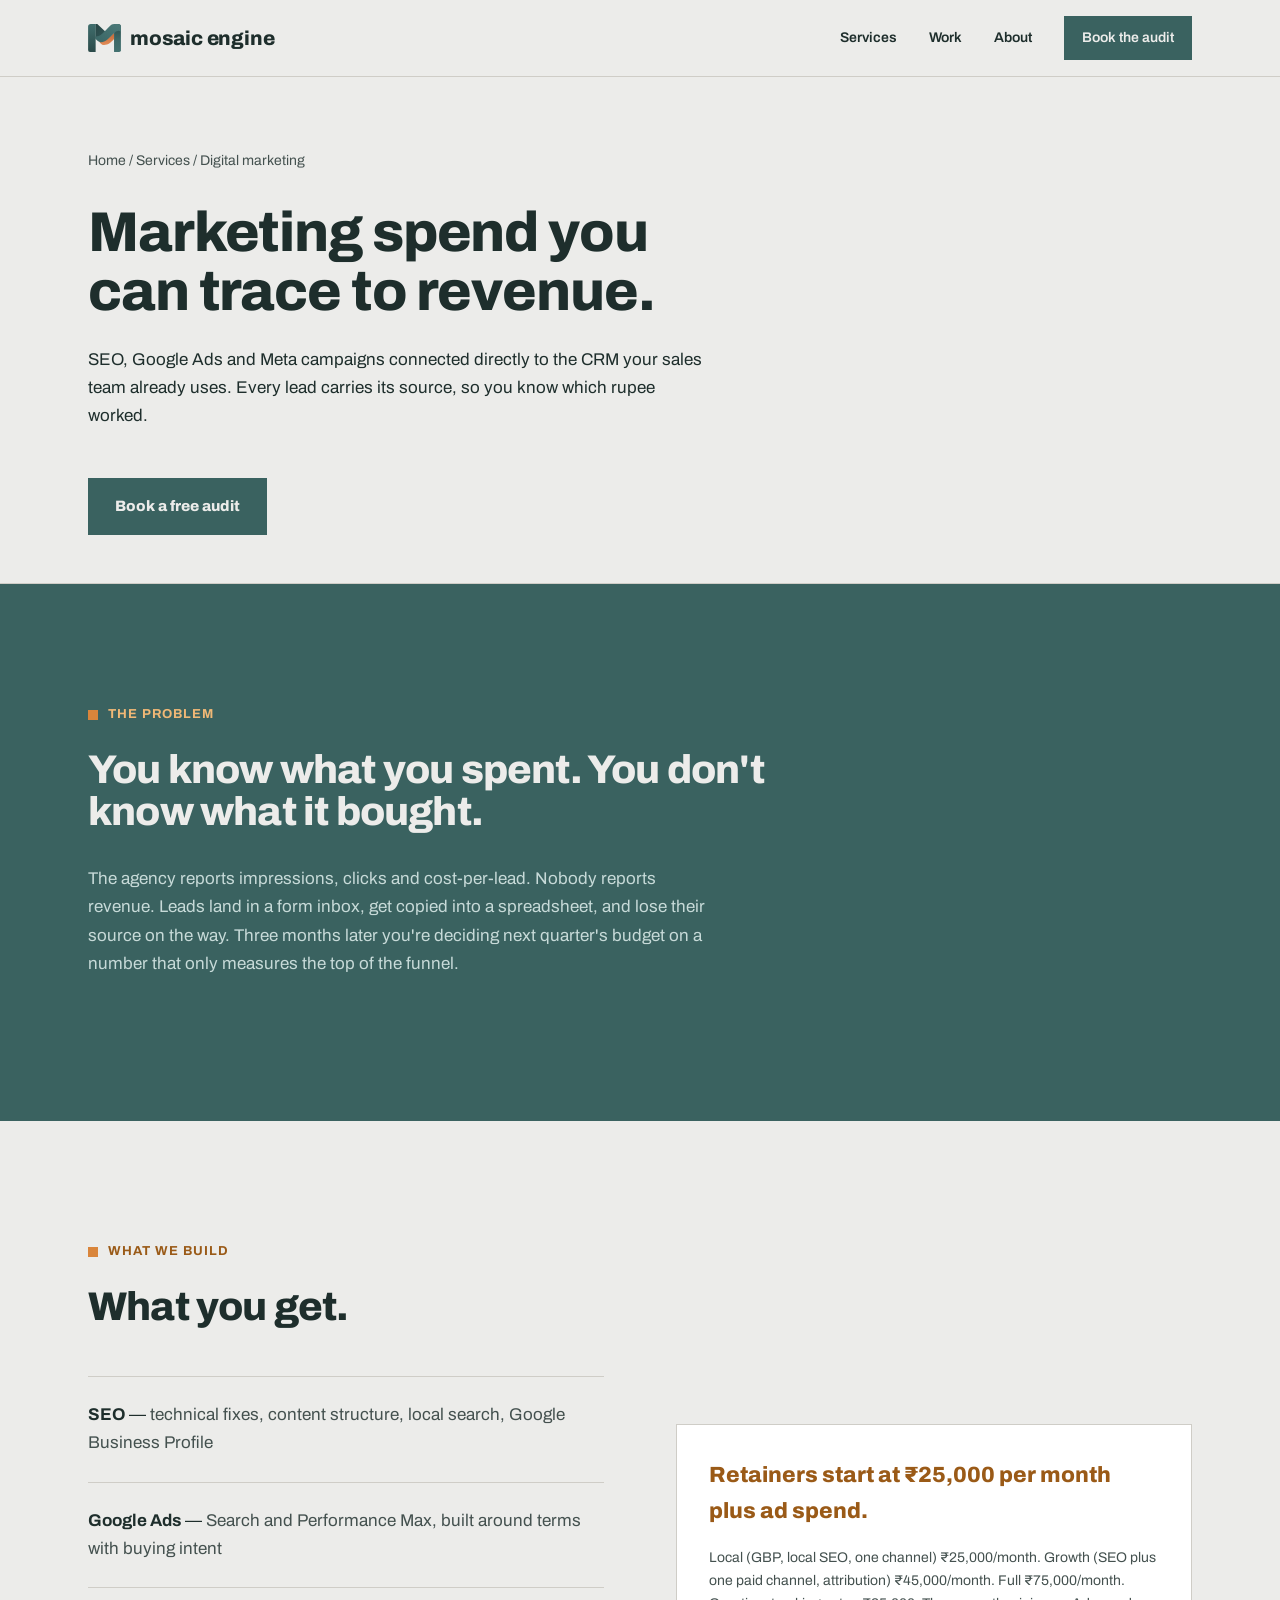
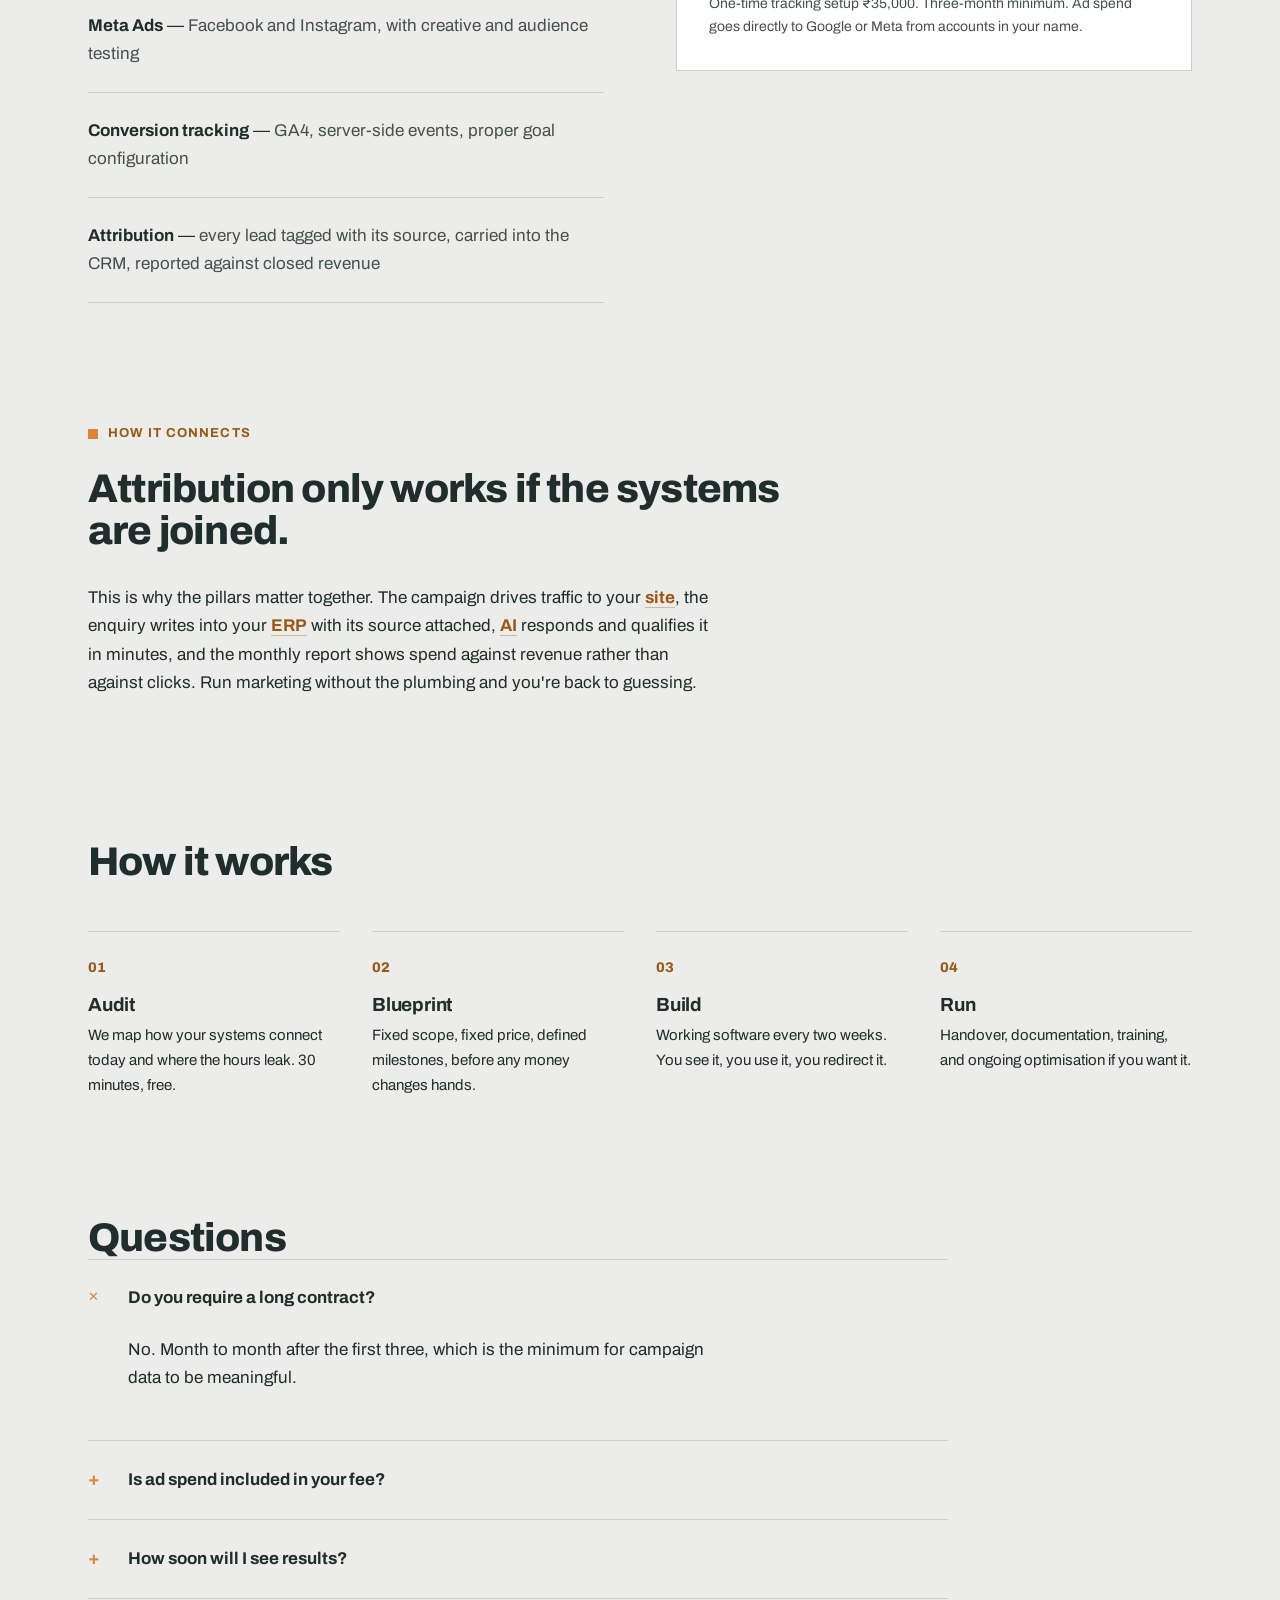
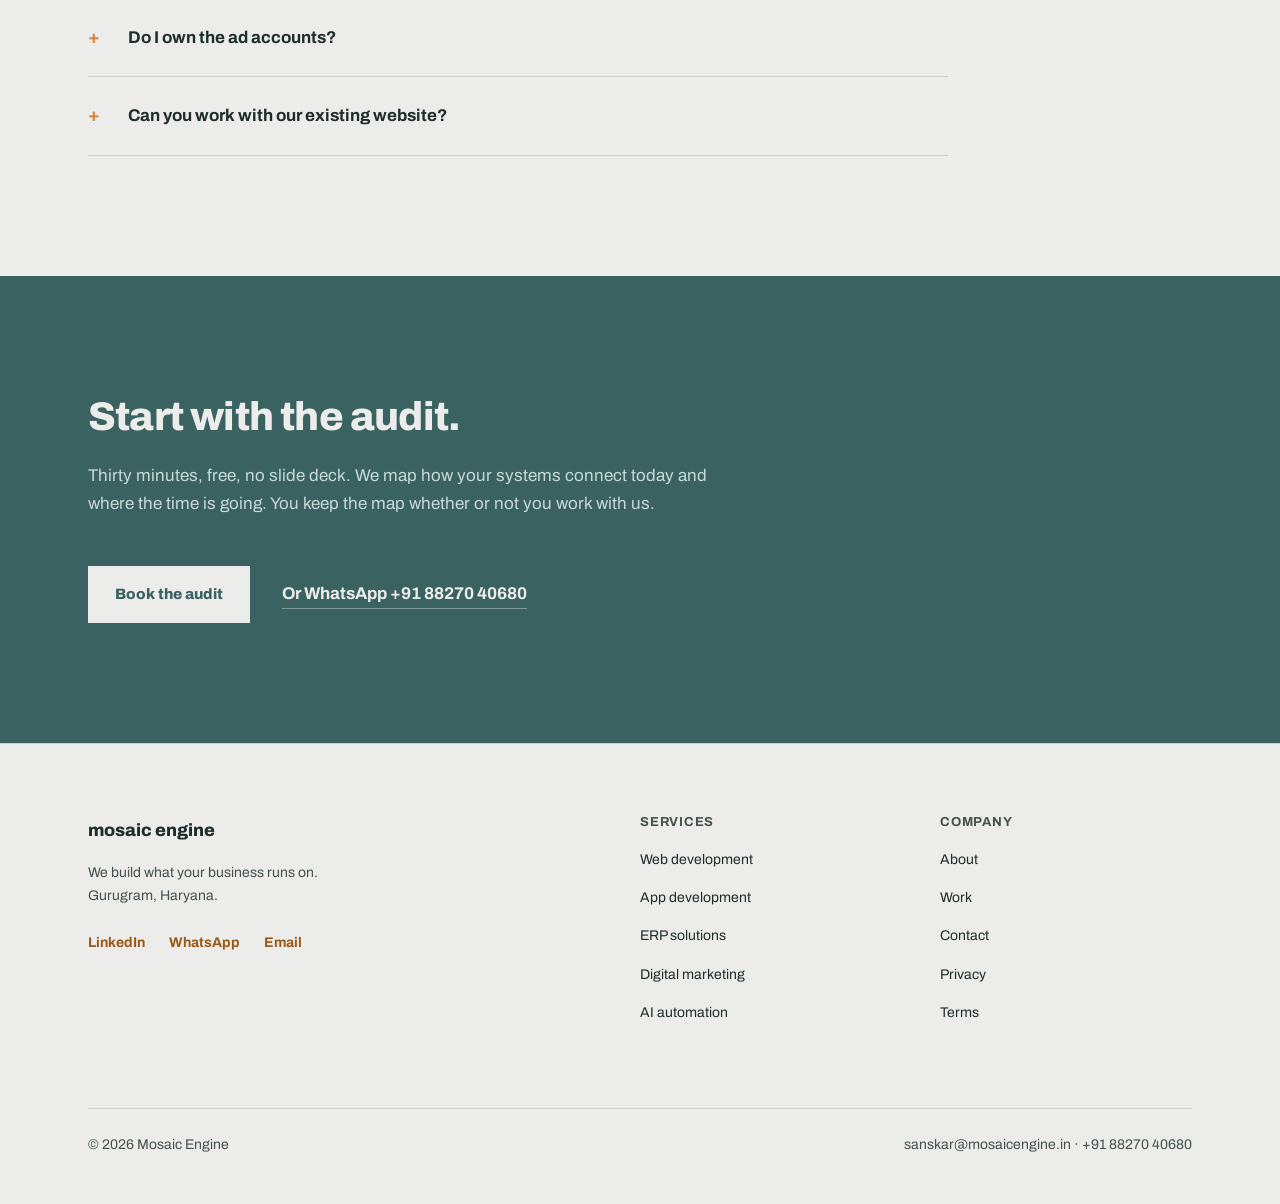
<file: digital-marketing.html>
<!DOCTYPE html>
<html lang="en-IN">
<head>
<meta charset="utf-8">
<meta name="viewport" content="width=device-width, initial-scale=1">
<title>Digital Marketing Agency in Gurugram | Mosaic Engine</title>
<meta name="description" content="SEO, Google Ads and Meta Ads wired directly into your CRM. Know which rupee produced which customer. Gurugram and Delhi NCR. Book a free audit.">
<link rel="canonical" href="https://mosaicengine.in/digital-marketing.html">
<meta property="og:title" content="Digital Marketing Agency in Gurugram | Mosaic Engine">
<meta property="og:description" content="SEO, Google Ads and Meta Ads wired directly into your CRM. Know which rupee produced which customer. Gurugram and Delhi NCR. Book a free audit.">
<meta property="og:type" content="website">
<link rel="icon" href="favicon.svg?v=2" type="image/svg+xml">
<link rel="apple-touch-icon" href="apple-touch-icon.png?v=2">
<link rel="preconnect" href="https://fonts.googleapis.com">
<link rel="preconnect" href="https://fonts.gstatic.com" crossorigin>
<link rel="stylesheet" href="styles-evolve.css?v=9">
<script>document.documentElement.classList.add('js')</script>
<script type="application/ld+json">
{
 "@context": "https://schema.org",
 "@type": "FAQPage",
 "mainEntity": [
  {
   "@type": "Question",
   "name": "Do you require a long contract?",
   "acceptedAnswer": {
    "@type": "Answer",
    "text": "No. Month to month after the first three, which is the minimum for campaign data to be meaningful."
   }
  },
  {
   "@type": "Question",
   "name": "Is ad spend included in your fee?",
   "acceptedAnswer": {
    "@type": "Answer",
    "text": "No. Ad spend goes directly to Google or Meta from accounts in your name. We're paid for management only, so we have no incentive to inflate budgets."
   }
  },
  {
   "@type": "Question",
   "name": "How soon will I see results?",
   "acceptedAnswer": {
    "@type": "Answer",
    "text": "Paid campaigns produce data in days and stabilise in four to six weeks. SEO is three to six months before meaningful movement. Anyone promising faster on SEO is guessing."
   }
  },
  {
   "@type": "Question",
   "name": "Do I own the ad accounts?",
   "acceptedAnswer": {
    "@type": "Answer",
    "text": "Yes. Google Ads, Meta Business Manager, GA4 and Search Console all created in your name, with us added as a user. If you leave, you keep the history."
   }
  },
  {
   "@type": "Question",
   "name": "Can you work with our existing website?",
   "acceptedAnswer": {
    "@type": "Answer",
    "text": "Yes, though we'll audit it first. Campaign spend against a slow or unclear site wastes money, and we'll tell you if that's the bottleneck before taking the retainer."
   }
  }
 ]
}
</script>
<script type="application/ld+json">
{
 "@context": "https://schema.org",
 "@type": "Service",
 "serviceType": "Digital marketing",
 "provider": {
  "@type": "ProfessionalService",
  "name": "Mosaic Engine",
  "url": "https://mosaicengine.in/"
 },
 "areaServed": [
  "Gurugram",
  "Delhi NCR",
  "India"
 ]
}
</script>
</head>
<body>
<a class="skip" href="#main">Skip to content</a>
<header class="site-head">
  <div class="wrap head-inner">
    <a class="brand" href="index.html" aria-label="Mosaic Engine home"><img class="brand-mark" src="brand-icon.svg" alt="" width="33" height="28"><span>mosaic engine</span></a>
    <button class="nav-toggle" type="button" aria-expanded="false" aria-controls="site-nav" aria-label="Toggle menu">
      <span></span><span></span><span></span>
    </button>
    <nav class="nav" id="site-nav" aria-label="Main">
      <a href="services.html">Services</a>
      <a href="work.html">Work</a>
      <a href="about.html">About</a>
      <a class="nav-cta" href="contact.html">Book the audit</a>
    </nav>
  </div>
</header>
<main id="main">

<section class="page-head"><div class="wrap">
  <p class="crumb"><a href="index.html">Home</a> / <a href="services.html">Services</a> / Digital marketing</p>
  <h1>Marketing spend you can trace to revenue.</h1>
  <p class="lead">SEO, Google Ads and Meta campaigns connected directly to the CRM your sales team already uses. Every lead carries its source, so you know which rupee worked.</p>
  <div class="actions"><a class="btn" href="contact.html">Book a free audit</a></div>
</div></section>

<section class="section inverted"><div class="wrap"><div class="seam col-8">
  <div class="seam-head"><p class="eyebrow">The problem</p><h2>You know what you spent. You don't know what it bought.</h2></div>
  <p class="lead" style="margin-top:var(--s-4)">The agency reports impressions, clicks and cost-per-lead. Nobody reports revenue. Leads land in a form inbox, get copied into a spreadsheet, and lose their source on the way. Three months later you're deciding next quarter's budget on a number that only measures the top of the funnel.</p>
</div></div></section>

<section class="section"><div class="wrap"><div class="seam">
  <div class="seam-head"><p class="eyebrow">What we build</p><h2>What you get.</h2></div>
  <div class="split" style="margin-top:var(--s-5)">
    <ul class="deliverables"><li><strong>SEO</strong> &mdash; <span>technical fixes, content structure, local search, Google Business Profile</span></li><li><strong>Google Ads</strong> &mdash; <span>Search and Performance Max, built around terms with buying intent</span></li><li><strong>Meta Ads</strong> &mdash; <span>Facebook and Instagram, with creative and audience testing</span></li><li><strong>Conversion tracking</strong> &mdash; <span>GA4, server-side events, proper goal configuration</span></li><li><strong>Attribution</strong> &mdash; <span>every lead tagged with its source, carried into the CRM, reported against closed revenue</span></li></ul>
    <div>
      <p class="price-line">Retainers start at &#8377;25,000 per month plus ad spend.<small>Local (GBP, local SEO, one channel) &#8377;25,000/month. Growth (SEO plus one paid channel, attribution) &#8377;45,000/month. Full &#8377;75,000/month. One-time tracking setup &#8377;35,000. Three-month minimum. Ad spend goes directly to Google or Meta from accounts in your name.</small></p>
    </div>
  </div>
</div></div></section>

<section class="section" style="padding-top:0"><div class="wrap"><div class="seam col-8">
  <div class="seam-head"><p class="eyebrow">How it connects</p><h2>Attribution only works if the systems are joined.</h2></div>
  <p class="prose" style="margin-top:var(--s-4)">This is why the pillars matter together. The campaign drives traffic to your <a class="link" href="web-development.html">site</a>, the enquiry writes into your <a class="link" href="erpnext-implementation.html">ERP</a> with its source attached, <a class="link" href="ai-automation.html">AI</a> responds and qualifies it in minutes, and the monthly report shows spend against revenue rather than against clicks. Run marketing without the plumbing and you're back to guessing.</p>
</div></div></section>


<section class="section" style="padding-top:0"><div class="wrap"><div class="seam">
  <div class="seam-head"><h2>How it works</h2></div>
  <div class="steps">
    <div class="step"><span class="step-num">01</span><h3>Audit</h3><p>We map how your systems connect today and where the hours leak. 30 minutes, free.</p></div>
    <div class="step"><span class="step-num">02</span><h3>Blueprint</h3><p>Fixed scope, fixed price, defined milestones, before any money changes hands.</p></div>
    <div class="step"><span class="step-num">03</span><h3>Build</h3><p>Working software every two weeks. You see it, you use it, you redirect it.</p></div>
    <div class="step"><span class="step-num">04</span><h3>Run</h3><p>Handover, documentation, training, and ongoing optimisation if you want it.</p></div>
  </div>
</div></div></section>

<section class="section" style="padding-top:0"><div class="wrap"><div class="seam">
  <div class="seam-head"><h2>Questions</h2></div>
  <div class="faq"><details open><summary>Do you require a long contract?</summary><p>No. Month to month after the first three, which is the minimum for campaign data to be meaningful.</p></details><details><summary>Is ad spend included in your fee?</summary><p>No. Ad spend goes directly to Google or Meta from accounts in your name. We're paid for management only, so we have no incentive to inflate budgets.</p></details><details><summary>How soon will I see results?</summary><p>Paid campaigns produce data in days and stabilise in four to six weeks. SEO is three to six months before meaningful movement. Anyone promising faster on SEO is guessing.</p></details><details><summary>Do I own the ad accounts?</summary><p>Yes. Google Ads, Meta Business Manager, GA4 and Search Console all created in your name, with us added as a user. If you leave, you keep the history.</p></details><details><summary>Can you work with our existing website?</summary><p>Yes, though we'll audit it first. Campaign spend against a slow or unclear site wastes money, and we'll tell you if that's the bottleneck before taking the retainer.</p></details></div>
</div></div></section>

<section class="section inverted">
  <div class="wrap"><div class="seam col-7">
    <div class="seam-head"><h2>Start with the audit.</h2></div>
    <p class="lead" style="margin-top:var(--s-3)">Thirty minutes, free, no slide deck. We map how your systems connect today and where the time is going. You keep the map whether or not you work with us.</p>
    <div class="actions">
      <a class="btn" href="contact.html">Book the audit</a>
      <a class="link" href="https://wa.me/918827040680">Or WhatsApp +91 88270 40680</a>
    </div>
  </div></div>
</section>
</main>
<footer class="site-foot">
  <div class="wrap">
    <div class="foot-grid">
      <div>
        <p class="foot-brand-name">mosaic engine</p>
        <p style="font-size:var(--t-small);color:var(--slate);max-width:34ch">We build what your business runs on. Gurugram, Haryana.</p>
        <div class="social" aria-label="Follow Mosaic Engine">
          <a href="https://www.linkedin.com/company/mosaic-engine/" target="_blank" rel="noopener">LinkedIn</a>
          <a href="https://wa.me/918827040680" target="_blank" rel="noopener">WhatsApp</a>
          <a href="mailto:sanskar@mosaicengine.in">Email</a>
        </div>
      </div>
      <div><h4>Services</h4><ul>
        <li><a href="web-development.html">Web development</a></li>
        <li><a href="app-development.html">App development</a></li>
        <li><a href="erpnext-implementation.html">ERP solutions</a></li>
        <li><a href="digital-marketing.html">Digital marketing</a></li>
        <li><a href="ai-automation.html">AI automation</a></li>
      </ul></div>
      <div><h4>Company</h4><ul>
        <li><a href="about.html">About</a></li>
        <li><a href="work.html">Work</a></li>
        <li><a href="contact.html">Contact</a></li>
        <li><a href="privacy.html">Privacy</a></li>
        <li><a href="terms.html">Terms</a></li>
      </ul></div>
    </div>
    <div class="foot-base">
      <span>&copy; 2026 Mosaic Engine</span>
      <span>sanskar@mosaicengine.in &middot; +91 88270 40680</span>
    </div>
  </div>
</footer>
<script src="animations.js?v=2" defer></script>
</body>
</html>
</file>
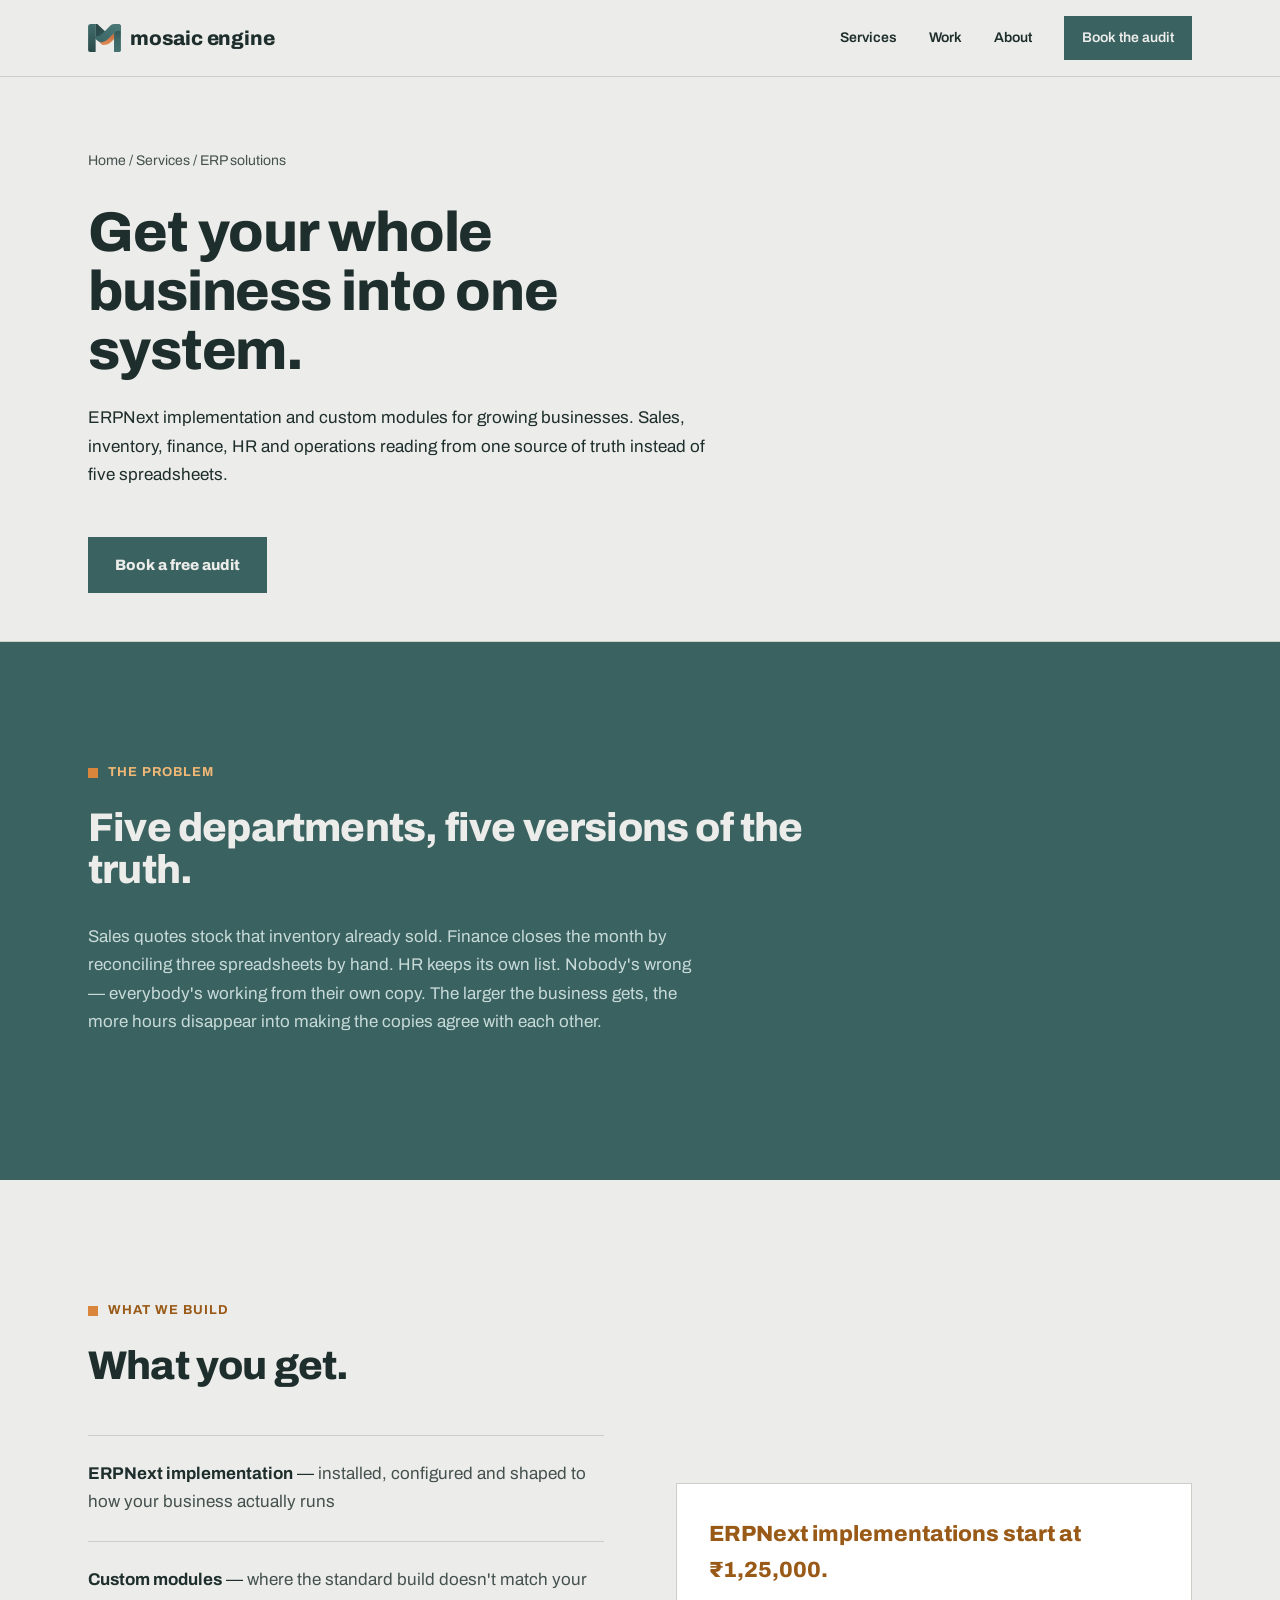
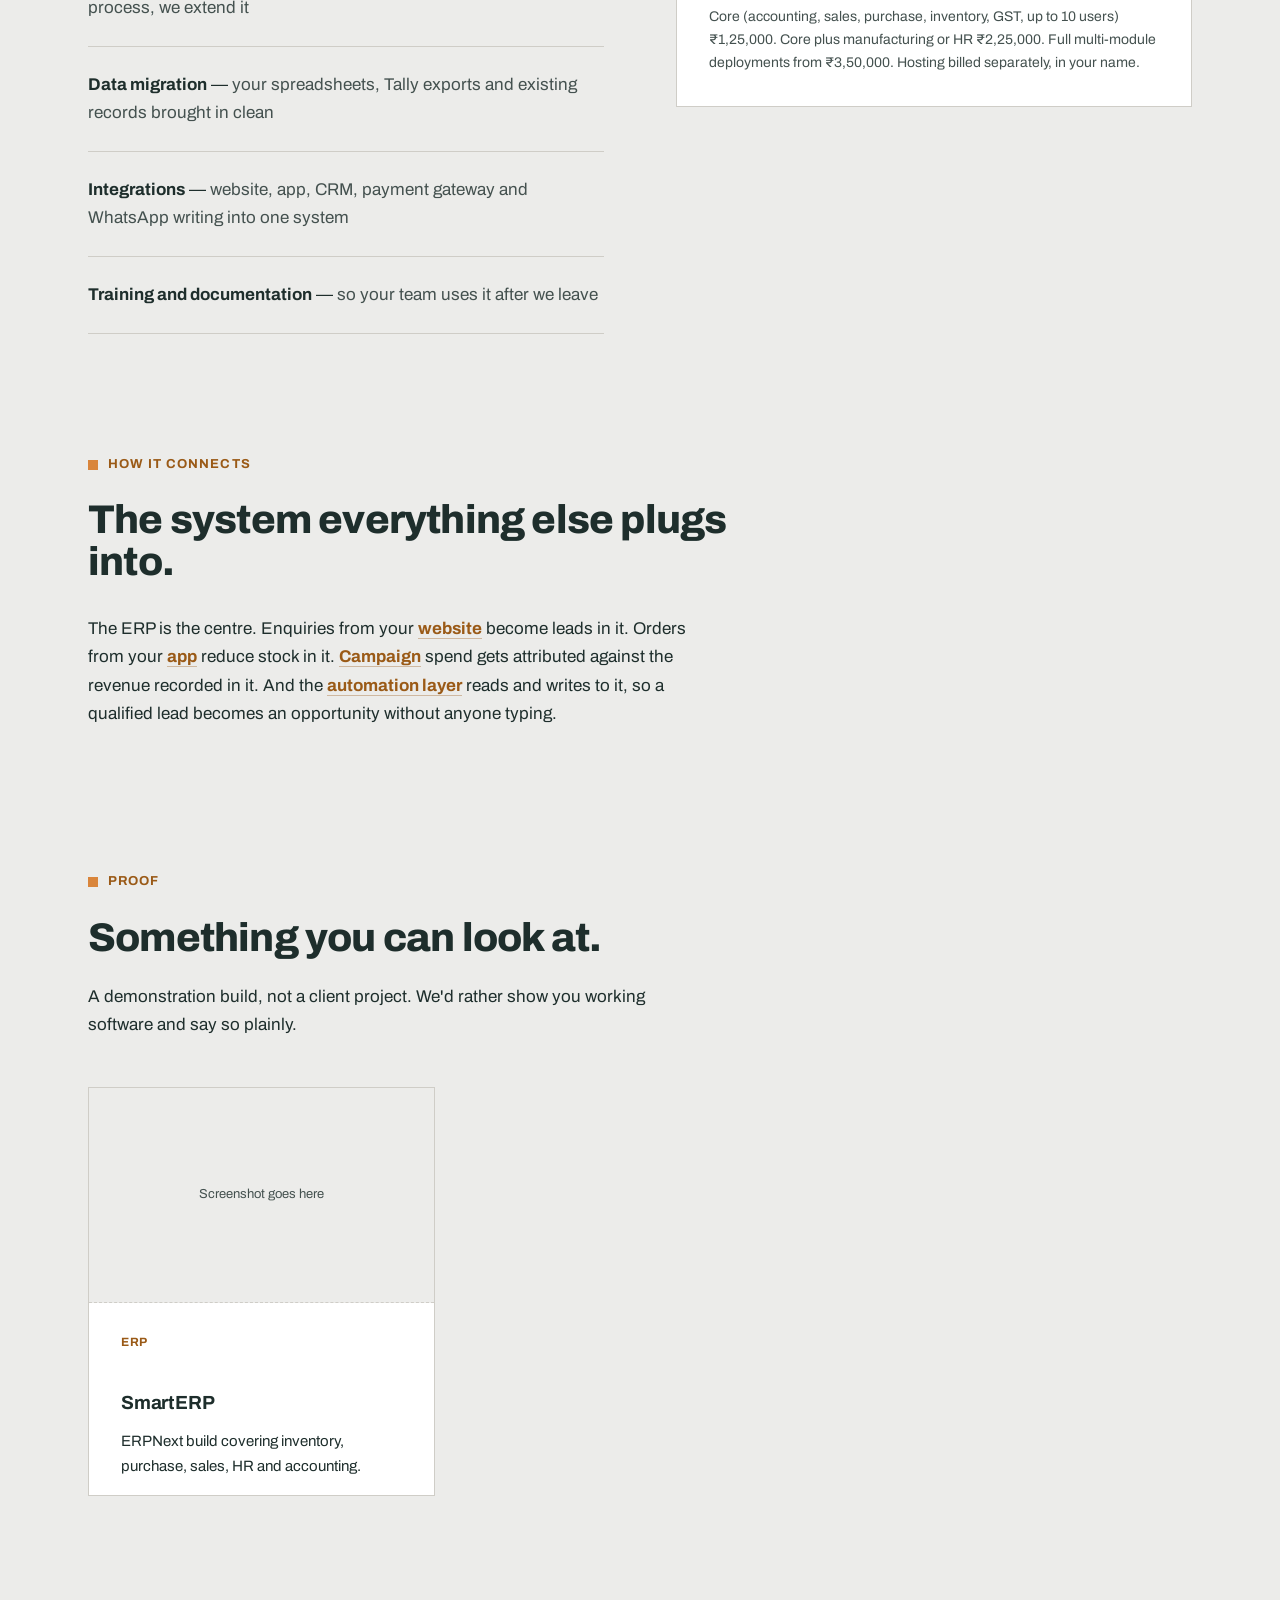
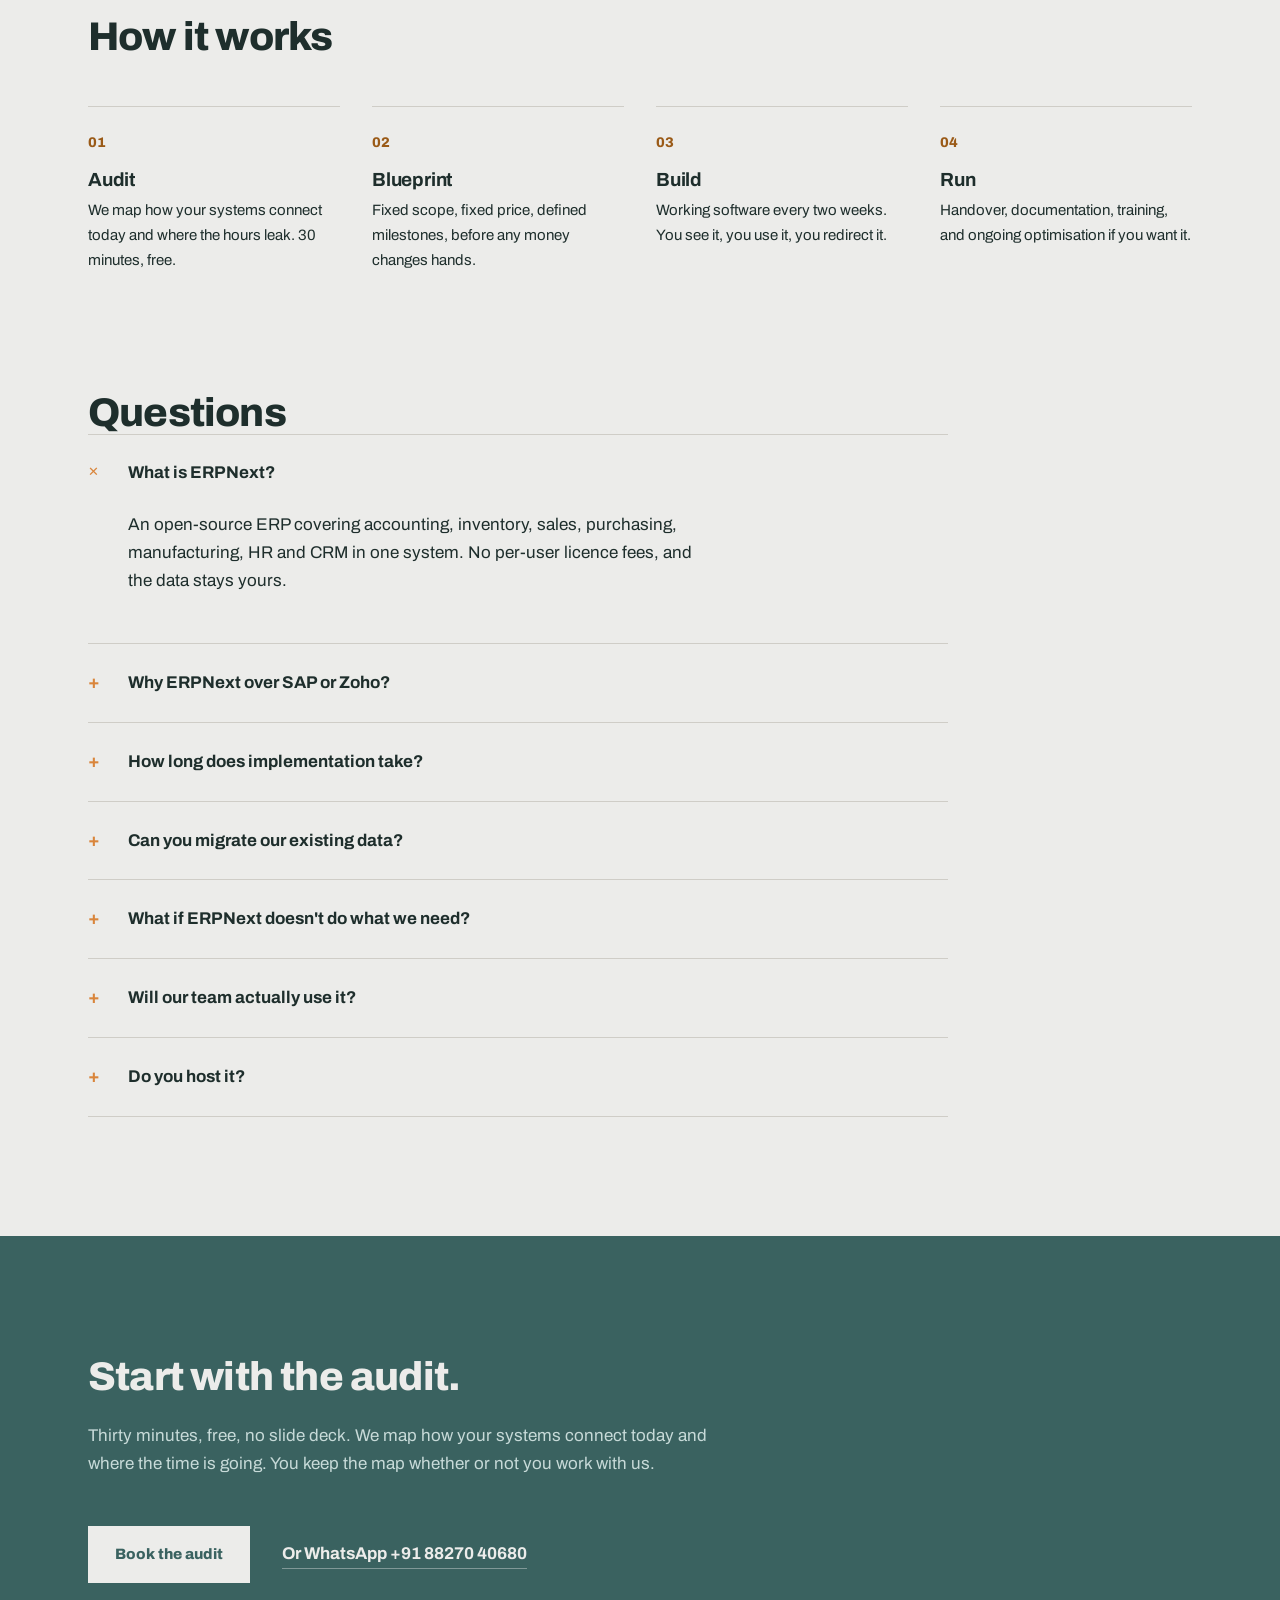
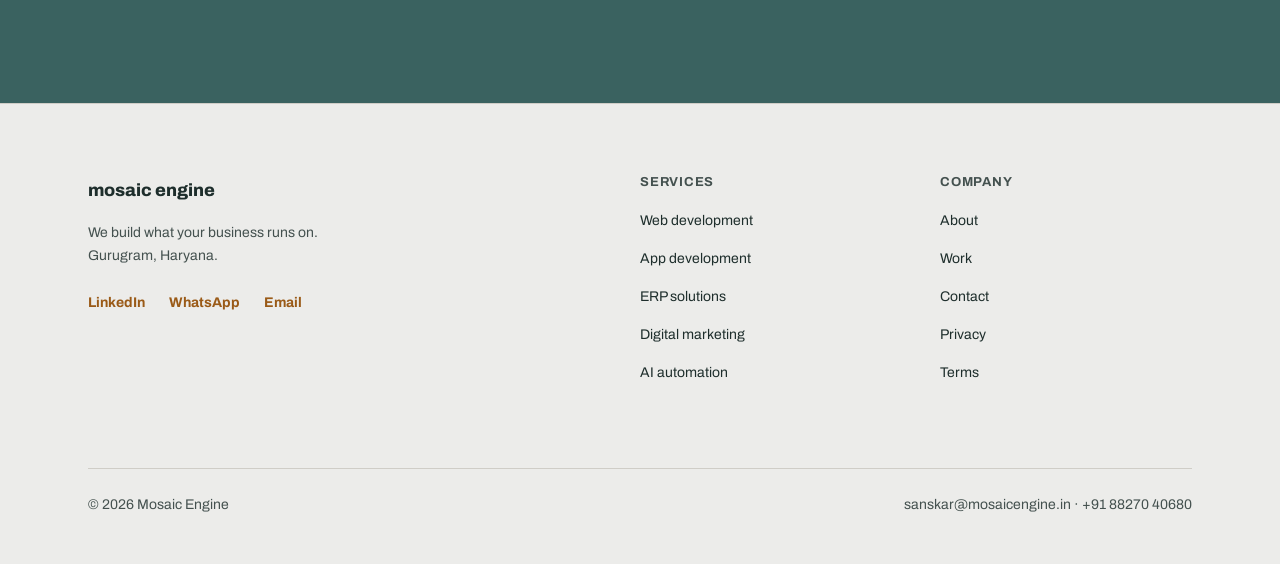
<file: erpnext-implementation.html>
<!DOCTYPE html>
<html lang="en-IN">
<head>
<meta charset="utf-8">
<meta name="viewport" content="width=device-width, initial-scale=1">
<title>ERPNext Implementation in Gurugram | Mosaic Engine</title>
<meta name="description" content="ERPNext setup, custom modules and migration for growing businesses in Gurugram and Delhi NCR. Get sales, inventory, finance and HR into one system. Free audit.">
<link rel="canonical" href="https://mosaicengine.in/erpnext-implementation.html">
<meta property="og:title" content="ERPNext Implementation in Gurugram | Mosaic Engine">
<meta property="og:description" content="ERPNext setup, custom modules and migration for growing businesses in Gurugram and Delhi NCR. Get sales, inventory, finance and HR into one system. Free audit.">
<meta property="og:type" content="website">
<link rel="icon" href="favicon.svg?v=2" type="image/svg+xml">
<link rel="apple-touch-icon" href="apple-touch-icon.png?v=2">
<link rel="preconnect" href="https://fonts.googleapis.com">
<link rel="preconnect" href="https://fonts.gstatic.com" crossorigin>
<link rel="stylesheet" href="styles-evolve.css?v=9">
<script>document.documentElement.classList.add('js')</script>
<script type="application/ld+json">
{
 "@context": "https://schema.org",
 "@type": "FAQPage",
 "mainEntity": [
  {
   "@type": "Question",
   "name": "What is ERPNext?",
   "acceptedAnswer": {
    "@type": "Answer",
    "text": "An open-source ERP covering accounting, inventory, sales, purchasing, manufacturing, HR and CRM in one system. No per-user licence fees, and the data stays yours."
   }
  },
  {
   "@type": "Question",
   "name": "Why ERPNext over SAP or Zoho?",
   "acceptedAnswer": {
    "@type": "Answer",
    "text": "Cost and control. Enterprise ERPs price by seat and lock your data in their format. ERPNext is open source, self-hostable and extensible. For a business under a few hundred people it's usually the better economics."
   }
  },
  {
   "@type": "Question",
   "name": "How long does implementation take?",
   "acceptedAnswer": {
    "@type": "Answer",
    "text": "Four to twelve weeks depending on how many modules and how messy the existing data is. Discovery and data cleanup take longer than the technical setup."
   }
  },
  {
   "@type": "Question",
   "name": "Can you migrate our existing data?",
   "acceptedAnswer": {
    "@type": "Answer",
    "text": "Yes. Spreadsheets, Tally exports, CSVs and most other ERPs. Data cleanup is part of the work, not an afterthought."
   }
  },
  {
   "@type": "Question",
   "name": "What if ERPNext doesn't do what we need?",
   "acceptedAnswer": {
    "@type": "Answer",
    "text": "We build a custom module. That's the advantage of open source \u2014 the gap gets filled instead of worked around."
   }
  },
  {
   "@type": "Question",
   "name": "Will our team actually use it?",
   "acceptedAnswer": {
    "@type": "Answer",
    "text": "That's the real risk with any ERP, and it's a training problem more than a software one. Training and documentation are included, and we build around your existing process rather than forcing a new one."
   }
  },
  {
   "@type": "Question",
   "name": "Do you host it?",
   "acceptedAnswer": {
    "@type": "Answer",
    "text": "Either. We can host and manage it, or deploy to your own infrastructure. Both registered in your name."
   }
  }
 ]
}
</script>
<script type="application/ld+json">
{
 "@context": "https://schema.org",
 "@type": "Service",
 "serviceType": "ERP solutions",
 "provider": {
  "@type": "ProfessionalService",
  "name": "Mosaic Engine",
  "url": "https://mosaicengine.in/"
 },
 "areaServed": [
  "Gurugram",
  "Delhi NCR",
  "India"
 ]
}
</script>
</head>
<body>
<a class="skip" href="#main">Skip to content</a>
<header class="site-head">
  <div class="wrap head-inner">
    <a class="brand" href="index.html" aria-label="Mosaic Engine home"><img class="brand-mark" src="brand-icon.svg" alt="" width="33" height="28"><span>mosaic engine</span></a>
    <button class="nav-toggle" type="button" aria-expanded="false" aria-controls="site-nav" aria-label="Toggle menu">
      <span></span><span></span><span></span>
    </button>
    <nav class="nav" id="site-nav" aria-label="Main">
      <a href="services.html">Services</a>
      <a href="work.html">Work</a>
      <a href="about.html">About</a>
      <a class="nav-cta" href="contact.html">Book the audit</a>
    </nav>
  </div>
</header>
<main id="main">

<section class="page-head"><div class="wrap">
  <p class="crumb"><a href="index.html">Home</a> / <a href="services.html">Services</a> / ERP solutions</p>
  <h1>Get your whole business into one system.</h1>
  <p class="lead">ERPNext implementation and custom modules for growing businesses. Sales, inventory, finance, HR and operations reading from one source of truth instead of five spreadsheets.</p>
  <div class="actions"><a class="btn" href="contact.html">Book a free audit</a></div>
</div></section>

<section class="section inverted"><div class="wrap"><div class="seam col-8">
  <div class="seam-head"><p class="eyebrow">The problem</p><h2>Five departments, five versions of the truth.</h2></div>
  <p class="lead" style="margin-top:var(--s-4)">Sales quotes stock that inventory already sold. Finance closes the month by reconciling three spreadsheets by hand. HR keeps its own list. Nobody's wrong — everybody's working from their own copy. The larger the business gets, the more hours disappear into making the copies agree with each other.</p>
</div></div></section>

<section class="section"><div class="wrap"><div class="seam">
  <div class="seam-head"><p class="eyebrow">What we build</p><h2>What you get.</h2></div>
  <div class="split" style="margin-top:var(--s-5)">
    <ul class="deliverables"><li><strong>ERPNext implementation</strong> &mdash; <span>installed, configured and shaped to how your business actually runs</span></li><li><strong>Custom modules</strong> &mdash; <span>where the standard build doesn't match your process, we extend it</span></li><li><strong>Data migration</strong> &mdash; <span>your spreadsheets, Tally exports and existing records brought in clean</span></li><li><strong>Integrations</strong> &mdash; <span>website, app, CRM, payment gateway and WhatsApp writing into one system</span></li><li><strong>Training and documentation</strong> &mdash; <span>so your team uses it after we leave</span></li></ul>
    <div>
      <p class="price-line">ERPNext implementations start at &#8377;1,25,000.<small>Core (accounting, sales, purchase, inventory, GST, up to 10 users) &#8377;1,25,000. Core plus manufacturing or HR &#8377;2,25,000. Full multi-module deployments from &#8377;3,50,000. Hosting billed separately, in your name.</small></p>
    </div>
  </div>
</div></div></section>

<section class="section" style="padding-top:0"><div class="wrap"><div class="seam col-8">
  <div class="seam-head"><p class="eyebrow">How it connects</p><h2>The system everything else plugs into.</h2></div>
  <p class="prose" style="margin-top:var(--s-4)">The ERP is the centre. Enquiries from your <a class="link" href="web-development.html">website</a> become leads in it. Orders from your <a class="link" href="app-development.html">app</a> reduce stock in it. <a class="link" href="digital-marketing.html">Campaign</a> spend gets attributed against the revenue recorded in it. And the <a class="link" href="ai-automation.html">automation layer</a> reads and writes to it, so a qualified lead becomes an opportunity without anyone typing.</p>
</div></div></section>

<section class="section" style="padding-top:0"><div class="wrap"><div class="seam">
      <div class="seam-head"><p class="eyebrow">Proof</p><h2>Something you can look at.</h2></div>
      <p class="lead" style="margin-top:var(--s-3)">A demonstration build, not a client project. We'd rather show you working software and say so plainly.</p>
      <div class="cards cards-3"><article class="card">
        <div class="card-media">Screenshot goes here</div>
        <span class="card-tag">ERP</span><h3>SmartERP</h3><p>ERPNext build covering inventory, purchase, sales, HR and accounting.</p>
      </article></div></div></div></section>

<section class="section" style="padding-top:0"><div class="wrap"><div class="seam">
  <div class="seam-head"><h2>How it works</h2></div>
  <div class="steps">
    <div class="step"><span class="step-num">01</span><h3>Audit</h3><p>We map how your systems connect today and where the hours leak. 30 minutes, free.</p></div>
    <div class="step"><span class="step-num">02</span><h3>Blueprint</h3><p>Fixed scope, fixed price, defined milestones, before any money changes hands.</p></div>
    <div class="step"><span class="step-num">03</span><h3>Build</h3><p>Working software every two weeks. You see it, you use it, you redirect it.</p></div>
    <div class="step"><span class="step-num">04</span><h3>Run</h3><p>Handover, documentation, training, and ongoing optimisation if you want it.</p></div>
  </div>
</div></div></section>

<section class="section" style="padding-top:0"><div class="wrap"><div class="seam">
  <div class="seam-head"><h2>Questions</h2></div>
  <div class="faq"><details open><summary>What is ERPNext?</summary><p>An open-source ERP covering accounting, inventory, sales, purchasing, manufacturing, HR and CRM in one system. No per-user licence fees, and the data stays yours.</p></details><details><summary>Why ERPNext over SAP or Zoho?</summary><p>Cost and control. Enterprise ERPs price by seat and lock your data in their format. ERPNext is open source, self-hostable and extensible. For a business under a few hundred people it's usually the better economics.</p></details><details><summary>How long does implementation take?</summary><p>Four to twelve weeks depending on how many modules and how messy the existing data is. Discovery and data cleanup take longer than the technical setup.</p></details><details><summary>Can you migrate our existing data?</summary><p>Yes. Spreadsheets, Tally exports, CSVs and most other ERPs. Data cleanup is part of the work, not an afterthought.</p></details><details><summary>What if ERPNext doesn't do what we need?</summary><p>We build a custom module. That's the advantage of open source — the gap gets filled instead of worked around.</p></details><details><summary>Will our team actually use it?</summary><p>That's the real risk with any ERP, and it's a training problem more than a software one. Training and documentation are included, and we build around your existing process rather than forcing a new one.</p></details><details><summary>Do you host it?</summary><p>Either. We can host and manage it, or deploy to your own infrastructure. Both registered in your name.</p></details></div>
</div></div></section>

<section class="section inverted">
  <div class="wrap"><div class="seam col-7">
    <div class="seam-head"><h2>Start with the audit.</h2></div>
    <p class="lead" style="margin-top:var(--s-3)">Thirty minutes, free, no slide deck. We map how your systems connect today and where the time is going. You keep the map whether or not you work with us.</p>
    <div class="actions">
      <a class="btn" href="contact.html">Book the audit</a>
      <a class="link" href="https://wa.me/918827040680">Or WhatsApp +91 88270 40680</a>
    </div>
  </div></div>
</section>
</main>
<footer class="site-foot">
  <div class="wrap">
    <div class="foot-grid">
      <div>
        <p class="foot-brand-name">mosaic engine</p>
        <p style="font-size:var(--t-small);color:var(--slate);max-width:34ch">We build what your business runs on. Gurugram, Haryana.</p>
        <div class="social" aria-label="Follow Mosaic Engine">
          <a href="https://www.linkedin.com/company/mosaic-engine/" target="_blank" rel="noopener">LinkedIn</a>
          <a href="https://wa.me/918827040680" target="_blank" rel="noopener">WhatsApp</a>
          <a href="mailto:sanskar@mosaicengine.in">Email</a>
        </div>
      </div>
      <div><h4>Services</h4><ul>
        <li><a href="web-development.html">Web development</a></li>
        <li><a href="app-development.html">App development</a></li>
        <li><a href="erpnext-implementation.html">ERP solutions</a></li>
        <li><a href="digital-marketing.html">Digital marketing</a></li>
        <li><a href="ai-automation.html">AI automation</a></li>
      </ul></div>
      <div><h4>Company</h4><ul>
        <li><a href="about.html">About</a></li>
        <li><a href="work.html">Work</a></li>
        <li><a href="contact.html">Contact</a></li>
        <li><a href="privacy.html">Privacy</a></li>
        <li><a href="terms.html">Terms</a></li>
      </ul></div>
    </div>
    <div class="foot-base">
      <span>&copy; 2026 Mosaic Engine</span>
      <span>sanskar@mosaicengine.in &middot; +91 88270 40680</span>
    </div>
  </div>
</footer>
<script src="animations.js?v=2" defer></script>
</body>
</html>
</file>
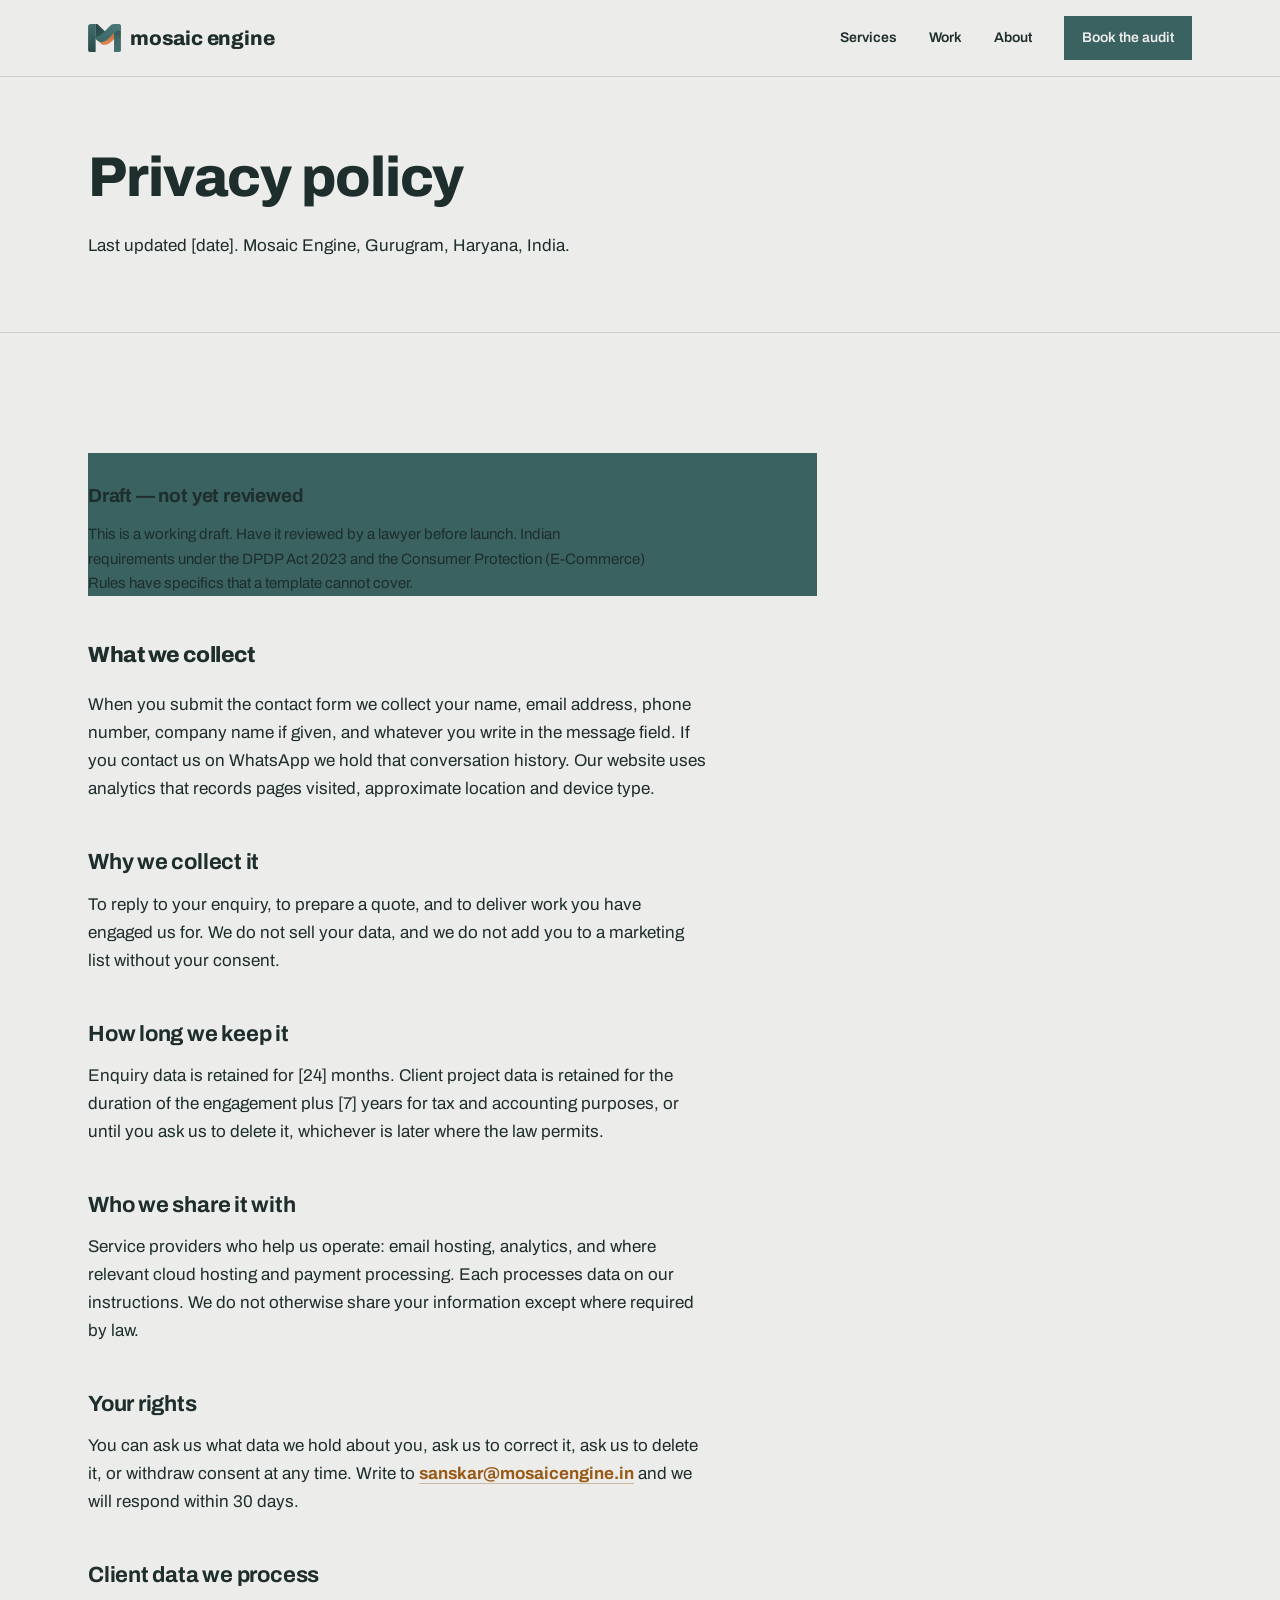
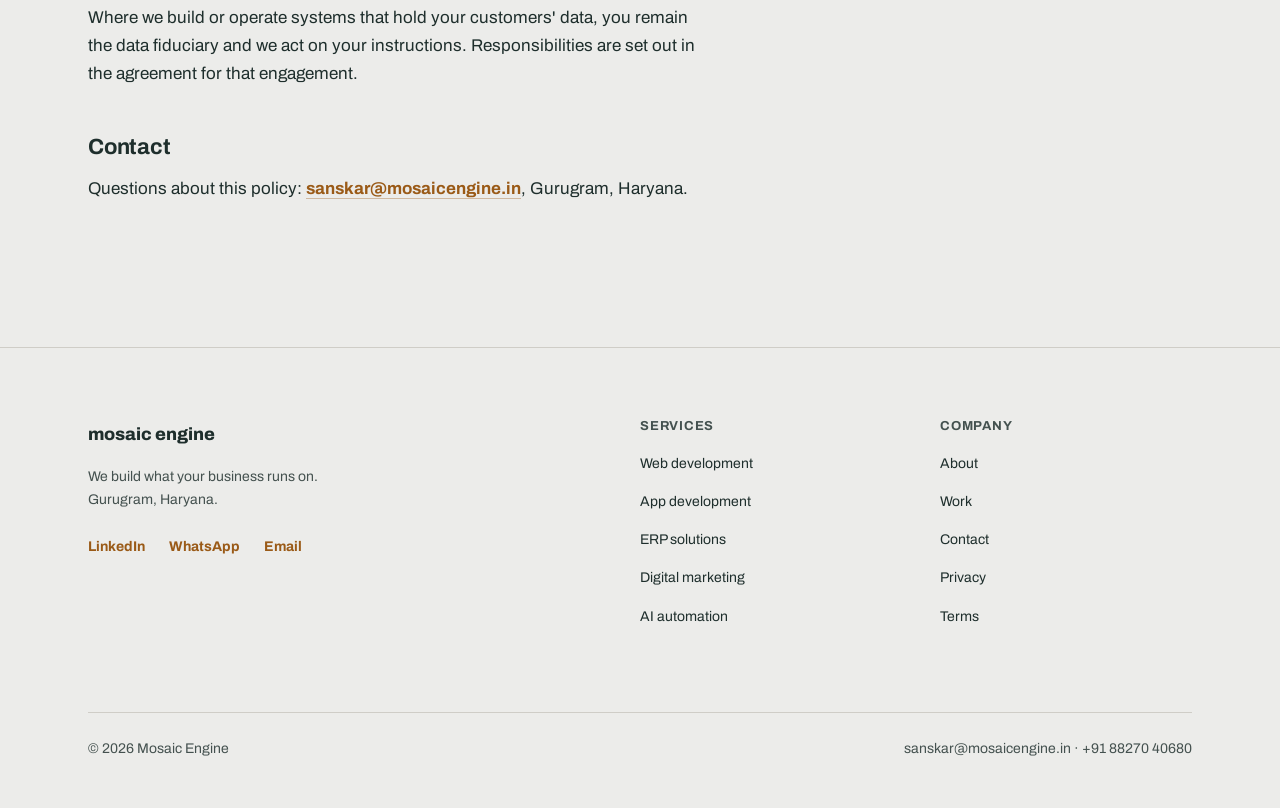
<file: privacy.html>
<!DOCTYPE html>
<html lang="en-IN">
<head>
<meta charset="utf-8">
<meta name="viewport" content="width=device-width, initial-scale=1">
<title>Privacy Policy | Mosaic Engine</title>
<meta name="description" content="How Mosaic Engine collects, uses and protects your personal data.">
<link rel="canonical" href="https://mosaicengine.in/privacy.html">
<meta property="og:title" content="Privacy Policy | Mosaic Engine">
<meta property="og:description" content="How Mosaic Engine collects, uses and protects your personal data.">
<meta property="og:type" content="website">
<link rel="icon" href="favicon.svg?v=2" type="image/svg+xml">
<link rel="apple-touch-icon" href="apple-touch-icon.png?v=2">
<link rel="preconnect" href="https://fonts.googleapis.com">
<link rel="preconnect" href="https://fonts.gstatic.com" crossorigin>
<link rel="stylesheet" href="styles-evolve.css?v=9">
<script>document.documentElement.classList.add('js')</script>
</head>
<body>
<a class="skip" href="#main">Skip to content</a>
<header class="site-head">
  <div class="wrap head-inner">
    <a class="brand" href="index.html" aria-label="Mosaic Engine home"><img class="brand-mark" src="brand-icon.svg" alt="" width="33" height="28"><span>mosaic engine</span></a>
    <button class="nav-toggle" type="button" aria-expanded="false" aria-controls="site-nav" aria-label="Toggle menu">
      <span></span><span></span><span></span>
    </button>
    <nav class="nav" id="site-nav" aria-label="Main">
      <a href="services.html">Services</a>
      <a href="work.html">Work</a>
      <a href="about.html">About</a>
      <a class="nav-cta" href="contact.html">Book the audit</a>
    </nav>
  </div>
</header>
<main id="main">

<section class="page-head"><div class="wrap"><h1>Privacy policy</h1>
<p class="lead">Last updated [date]. Mosaic Engine, Gurugram, Haryana, India.</p></div></section>
<section class="section"><div class="wrap"><div class="seam col-8">
<div class="card" style="border-color:var(--brass);background:var(--brass-soft);margin-bottom:var(--s-5)"><h3>Draft &mdash; not yet reviewed</h3><p style="color:var(--ink)">This is a working draft. Have it reviewed by a lawyer before launch. Indian requirements under the DPDP Act 2023 and the Consumer Protection (E-Commerce) Rules have specifics that a template cannot cover.</p></div>
<div class="prose">
<h2 class="seam-head" style="font-size:var(--t-h3);margin-bottom:var(--s-3)">What we collect</h2>
<p>When you submit the contact form we collect your name, email address, phone number, company name if given, and whatever you write in the message field. If you contact us on WhatsApp we hold that conversation history. Our website uses analytics that records pages visited, approximate location and device type.</p>
<h3 style="margin:var(--s-5) 0 var(--s-2)">Why we collect it</h3>
<p>To reply to your enquiry, to prepare a quote, and to deliver work you have engaged us for. We do not sell your data, and we do not add you to a marketing list without your consent.</p>
<h3 style="margin:var(--s-5) 0 var(--s-2)">How long we keep it</h3>
<p>Enquiry data is retained for [24] months. Client project data is retained for the duration of the engagement plus [7] years for tax and accounting purposes, or until you ask us to delete it, whichever is later where the law permits.</p>
<h3 style="margin:var(--s-5) 0 var(--s-2)">Who we share it with</h3>
<p>Service providers who help us operate: email hosting, analytics, and where relevant cloud hosting and payment processing. Each processes data on our instructions. We do not otherwise share your information except where required by law.</p>
<h3 style="margin:var(--s-5) 0 var(--s-2)">Your rights</h3>
<p>You can ask us what data we hold about you, ask us to correct it, ask us to delete it, or withdraw consent at any time. Write to <a class="link" href="mailto:sanskar@mosaicengine.in">sanskar@mosaicengine.in</a> and we will respond within 30 days.</p>
<h3 style="margin:var(--s-5) 0 var(--s-2)">Client data we process</h3>
<p>Where we build or operate systems that hold your customers' data, you remain the data fiduciary and we act on your instructions. Responsibilities are set out in the agreement for that engagement.</p>
<h3 style="margin:var(--s-5) 0 var(--s-2)">Contact</h3>
<p>Questions about this policy: <a class="link" href="mailto:sanskar@mosaicengine.in">sanskar@mosaicengine.in</a>, Gurugram, Haryana.</p>
</div>
</div></div></section>
</main>
<footer class="site-foot">
  <div class="wrap">
    <div class="foot-grid">
      <div>
        <p class="foot-brand-name">mosaic engine</p>
        <p style="font-size:var(--t-small);color:var(--slate);max-width:34ch">We build what your business runs on. Gurugram, Haryana.</p>
        <div class="social" aria-label="Follow Mosaic Engine">
          <a href="https://www.linkedin.com/company/mosaic-engine/" target="_blank" rel="noopener">LinkedIn</a>
          <a href="https://wa.me/918827040680" target="_blank" rel="noopener">WhatsApp</a>
          <a href="mailto:sanskar@mosaicengine.in">Email</a>
        </div>
      </div>
      <div><h4>Services</h4><ul>
        <li><a href="web-development.html">Web development</a></li>
        <li><a href="app-development.html">App development</a></li>
        <li><a href="erpnext-implementation.html">ERP solutions</a></li>
        <li><a href="digital-marketing.html">Digital marketing</a></li>
        <li><a href="ai-automation.html">AI automation</a></li>
      </ul></div>
      <div><h4>Company</h4><ul>
        <li><a href="about.html">About</a></li>
        <li><a href="work.html">Work</a></li>
        <li><a href="contact.html">Contact</a></li>
        <li><a href="privacy.html">Privacy</a></li>
        <li><a href="terms.html">Terms</a></li>
      </ul></div>
    </div>
    <div class="foot-base">
      <span>&copy; 2026 Mosaic Engine</span>
      <span>sanskar@mosaicengine.in &middot; +91 88270 40680</span>
    </div>
  </div>
</footer>
<script src="animations.js?v=2" defer></script>
</body>
</html>
</file>
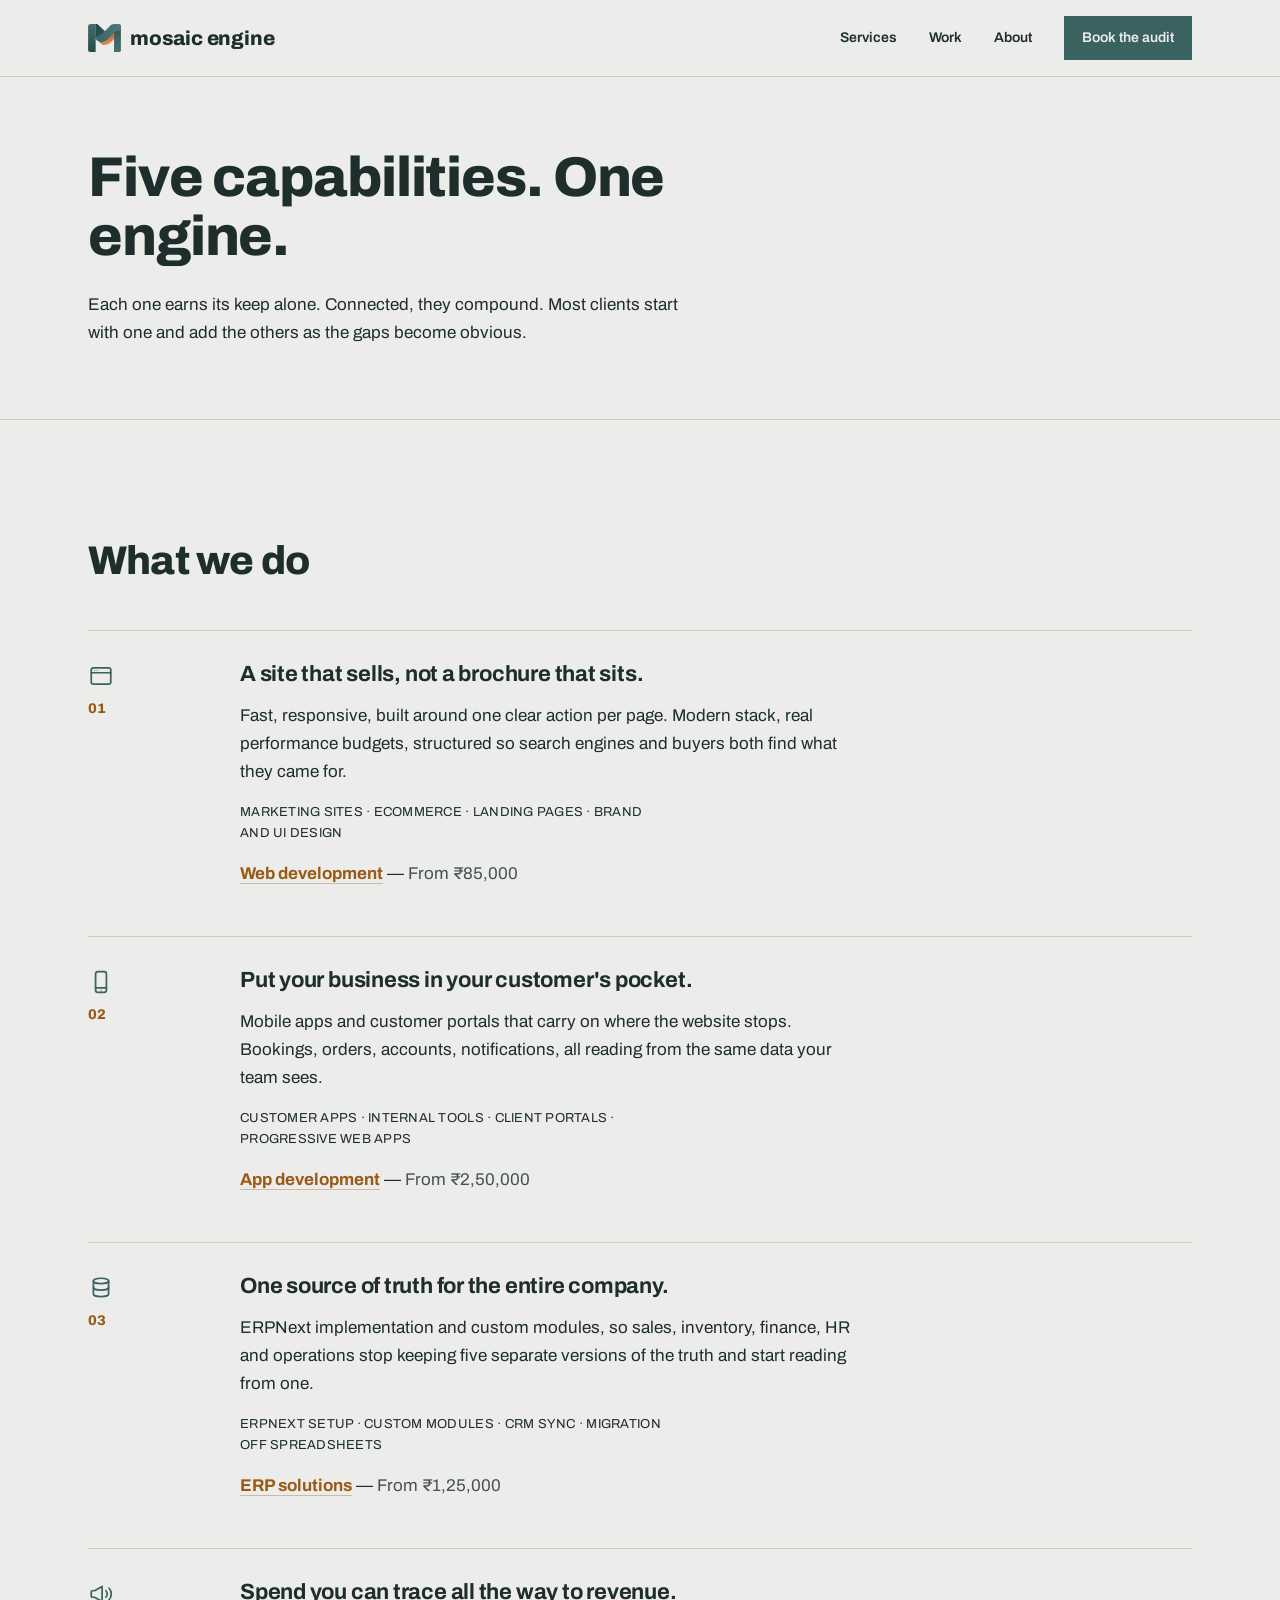
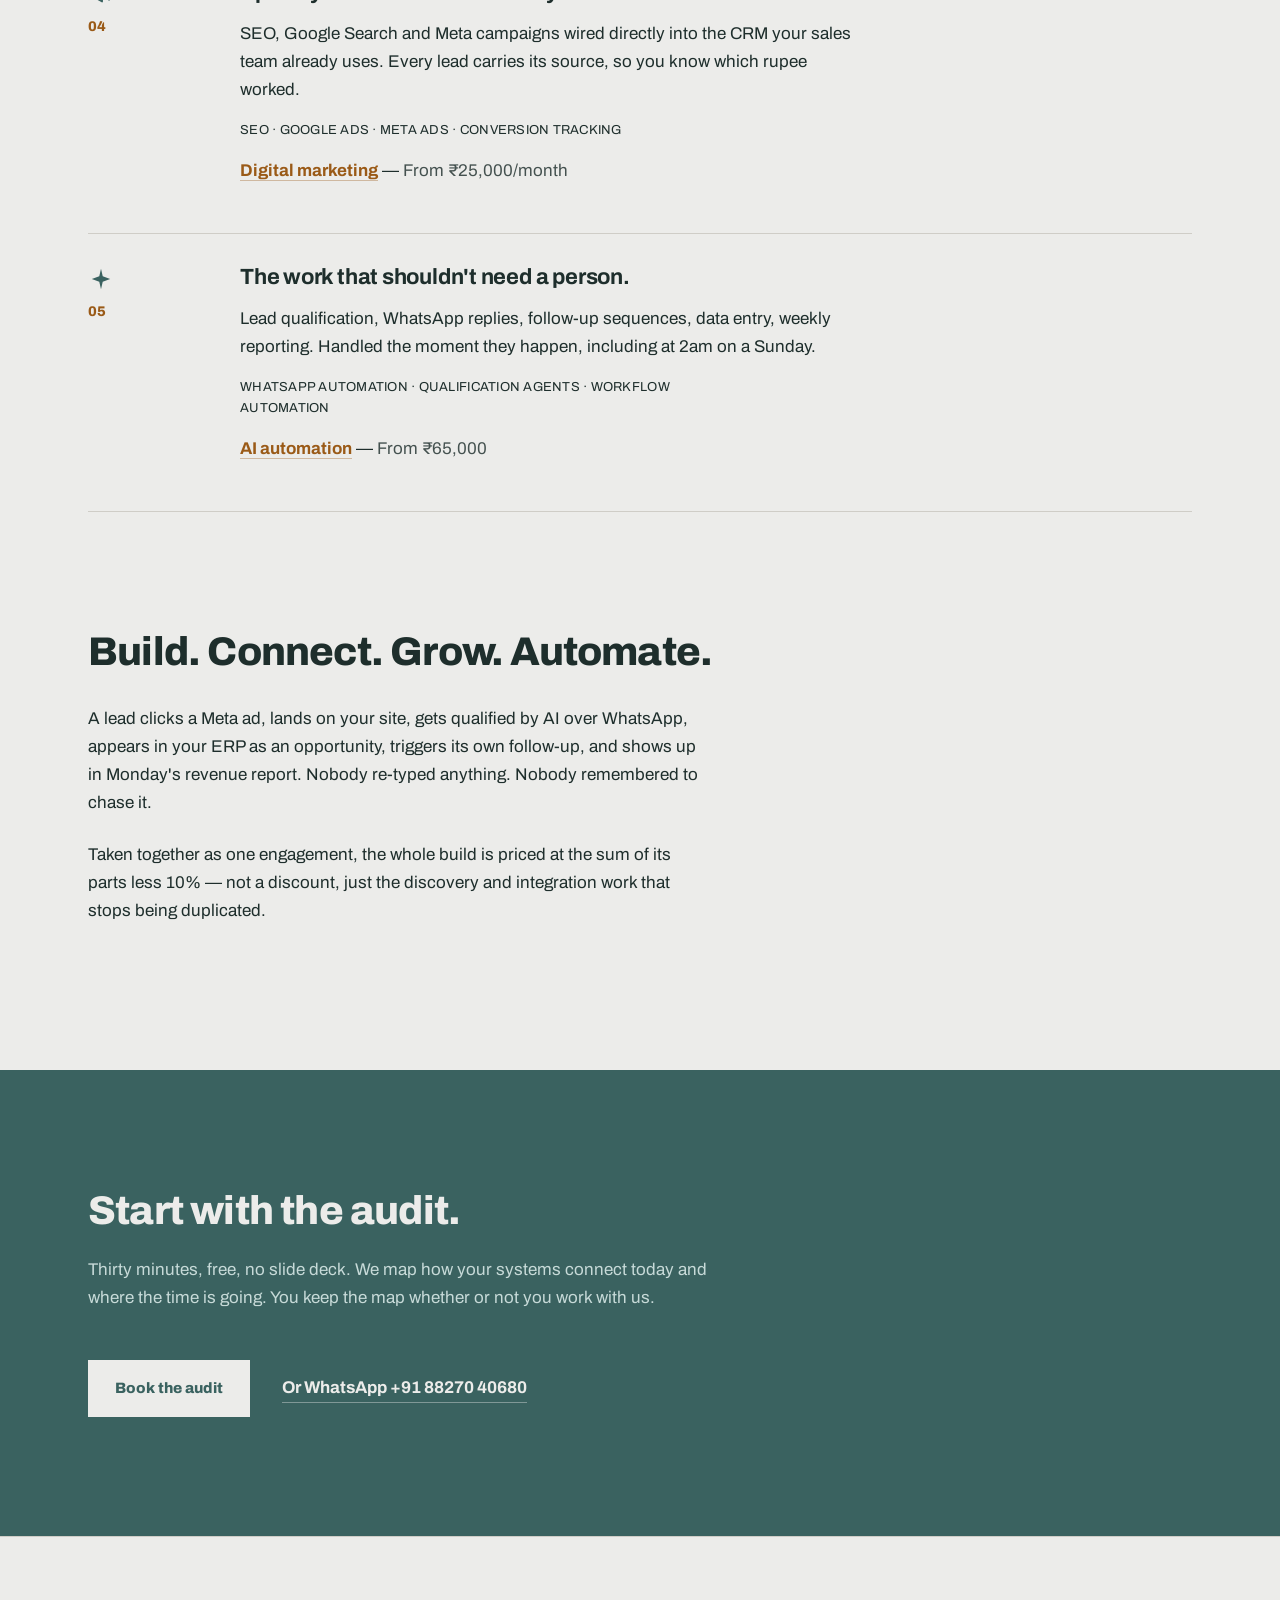
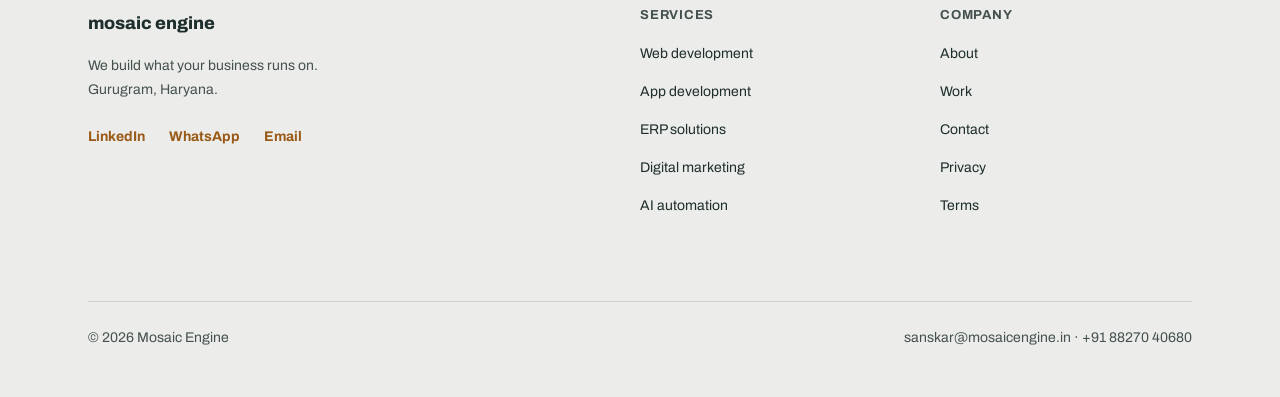
<file: services.html>
<!DOCTYPE html>
<html lang="en-IN">
<head>
<meta charset="utf-8">
<meta name="viewport" content="width=device-width, initial-scale=1">
<title>Services — Web, App, ERP, Marketing and AI Automation | Mosaic Engine</title>
<meta name="description" content="Five capabilities that work as one system: web development, app development, ERPNext, digital marketing and AI automation. Gurugram and Delhi NCR.">
<link rel="canonical" href="https://mosaicengine.in/services.html">
<meta property="og:title" content="Services — Web, App, ERP, Marketing and AI Automation | Mosaic Engine">
<meta property="og:description" content="Five capabilities that work as one system: web development, app development, ERPNext, digital marketing and AI automation. Gurugram and Delhi NCR.">
<meta property="og:type" content="website">
<link rel="icon" href="favicon.svg?v=2" type="image/svg+xml">
<link rel="apple-touch-icon" href="apple-touch-icon.png?v=2">
<link rel="preconnect" href="https://fonts.googleapis.com">
<link rel="preconnect" href="https://fonts.gstatic.com" crossorigin>
<link rel="stylesheet" href="styles-evolve.css?v=9">
<script>document.documentElement.classList.add('js')</script>
</head>
<body>
<a class="skip" href="#main">Skip to content</a>
<header class="site-head">
  <div class="wrap head-inner">
    <a class="brand" href="index.html" aria-label="Mosaic Engine home"><img class="brand-mark" src="brand-icon.svg" alt="" width="33" height="28"><span>mosaic engine</span></a>
    <button class="nav-toggle" type="button" aria-expanded="false" aria-controls="site-nav" aria-label="Toggle menu">
      <span></span><span></span><span></span>
    </button>
    <nav class="nav" id="site-nav" aria-label="Main">
      <a href="services.html">Services</a>
      <a href="work.html">Work</a>
      <a href="about.html">About</a>
      <a class="nav-cta" href="contact.html">Book the audit</a>
    </nav>
  </div>
</header>
<main id="main">

<section class="page-head"><div class="wrap">
  <h1>Five capabilities. One engine.</h1>
  <p class="lead">Each one earns its keep alone. Connected, they compound. Most clients start with one and add the others as the gaps become obvious.</p>
</div></section>

<section class="section"><div class="wrap"><div class="seam">
  <div class="seam-head"><h2>What we do</h2></div>
  <div style="margin-top:var(--s-5)">
<article class="pillar">
      <div class="pillar-num"><svg class="pillar-icon" viewBox="0 0 24 24" fill="none" stroke="currentColor" stroke-width="1.6" stroke-linecap="round" stroke-linejoin="round" aria-hidden="true"><rect x="3" y="4.5" width="18" height="15" rx="2"/><line x1="3" y1="9" x2="21" y2="9"/><circle cx="6" cy="6.7" r=".5" fill="currentColor" stroke="none"/><circle cx="8.5" cy="6.7" r=".5" fill="currentColor" stroke="none"/></svg><span>01</span></div>
      <div>
        <h3>A site that sells, not a brochure that sits.</h3>
        <p class="prose">Fast, responsive, built around one clear action per page. Modern stack, real performance budgets, structured so search engines and buyers both find what they came for.</p>
        <p class="pillar-inc">Marketing sites &middot; Ecommerce &middot; Landing pages &middot; Brand and UI design</p>
        <p style="margin-top:var(--s-2)"><a class="link" href="web-development.html">Web development</a> &mdash; <span style="color:var(--slate)">From &#8377;85,000</span></p>
      </div>
    </article>
<article class="pillar">
      <div class="pillar-num"><svg class="pillar-icon" viewBox="0 0 24 24" fill="none" stroke="currentColor" stroke-width="1.6" stroke-linecap="round" stroke-linejoin="round" aria-hidden="true"><rect x="7" y="2.5" width="10" height="19" rx="2.2"/><line x1="7" y1="17.5" x2="17" y2="17.5"/><circle cx="12" cy="19.7" r=".6" fill="currentColor" stroke="none"/></svg><span>02</span></div>
      <div>
        <h3>Put your business in your customer's pocket.</h3>
        <p class="prose">Mobile apps and customer portals that carry on where the website stops. Bookings, orders, accounts, notifications, all reading from the same data your team sees.</p>
        <p class="pillar-inc">Customer apps &middot; Internal tools &middot; Client portals &middot; Progressive web apps</p>
        <p style="margin-top:var(--s-2)"><a class="link" href="app-development.html">App development</a> &mdash; <span style="color:var(--slate)">From &#8377;2,50,000</span></p>
      </div>
    </article>
<article class="pillar">
      <div class="pillar-num"><svg class="pillar-icon" viewBox="0 0 24 24" fill="none" stroke="currentColor" stroke-width="1.6" stroke-linecap="round" stroke-linejoin="round" aria-hidden="true"><ellipse cx="12" cy="5.5" rx="7" ry="2.5"/><path d="M5 5.5v6c0 1.4 3.1 2.5 7 2.5s7-1.1 7-2.5v-6"/><path d="M5 11.5v6c0 1.4 3.1 2.5 7 2.5s7-1.1 7-2.5v-6"/></svg><span>03</span></div>
      <div>
        <h3>One source of truth for the entire company.</h3>
        <p class="prose">ERPNext implementation and custom modules, so sales, inventory, finance, HR and operations stop keeping five separate versions of the truth and start reading from one.</p>
        <p class="pillar-inc">ERPNext setup &middot; Custom modules &middot; CRM sync &middot; Migration off spreadsheets</p>
        <p style="margin-top:var(--s-2)"><a class="link" href="erpnext-implementation.html">ERP solutions</a> &mdash; <span style="color:var(--slate)">From &#8377;1,25,000</span></p>
      </div>
    </article>
<article class="pillar">
      <div class="pillar-num"><svg class="pillar-icon" viewBox="0 0 24 24" fill="none" stroke="currentColor" stroke-width="1.6" stroke-linecap="round" stroke-linejoin="round" aria-hidden="true"><path d="M3 10v4a1 1 0 0 0 1 1h2l7 4V5L6 9H4a1 1 0 0 0-1 1z"/><path d="M16.5 9a4.2 4.2 0 0 1 0 6"/><path d="M19.5 6.7a8 8 0 0 1 0 10.6"/></svg><span>04</span></div>
      <div>
        <h3>Spend you can trace all the way to revenue.</h3>
        <p class="prose">SEO, Google Search and Meta campaigns wired directly into the CRM your sales team already uses. Every lead carries its source, so you know which rupee worked.</p>
        <p class="pillar-inc">SEO &middot; Google Ads &middot; Meta Ads &middot; Conversion tracking</p>
        <p style="margin-top:var(--s-2)"><a class="link" href="digital-marketing.html">Digital marketing</a> &mdash; <span style="color:var(--slate)">From &#8377;25,000/month</span></p>
      </div>
    </article>
<article class="pillar">
      <div class="pillar-num"><svg class="pillar-icon" viewBox="0 0 24 24" fill="none" stroke="currentColor" stroke-width="1.6" stroke-linecap="round" stroke-linejoin="round" aria-hidden="true"><path d="M12 2.5 L13.6 9.4 L20.5 12 L13.6 14.6 L12 21.5 L10.4 14.6 L3.5 12 L10.4 9.4 Z" fill="currentColor" stroke="none"/></svg><span>05</span></div>
      <div>
        <h3>The work that shouldn't need a person.</h3>
        <p class="prose">Lead qualification, WhatsApp replies, follow-up sequences, data entry, weekly reporting. Handled the moment they happen, including at 2am on a Sunday.</p>
        <p class="pillar-inc">WhatsApp automation &middot; Qualification agents &middot; Workflow automation</p>
        <p style="margin-top:var(--s-2)"><a class="link" href="ai-automation.html">AI automation</a> &mdash; <span style="color:var(--slate)">From &#8377;65,000</span></p>
      </div>
    </article>
  </div>
</div></div></section>

<section class="section" style="padding-top:0"><div class="wrap"><div class="seam col-8">
  <div class="seam-head"><h2>Build. Connect. Grow. Automate.</h2></div>
  <p class="prose" style="margin-top:var(--s-4)">A lead clicks a Meta ad, lands on your site, gets qualified by AI over WhatsApp, appears in your ERP as an opportunity, triggers its own follow-up, and shows up in Monday's revenue report. Nobody re-typed anything. Nobody remembered to chase it.</p>
  <p class="prose">Taken together as one engagement, the whole build is priced at the sum of its parts less 10% &mdash; not a discount, just the discovery and integration work that stops being duplicated.</p>
</div></div></section>
<section class="section inverted">
  <div class="wrap"><div class="seam col-7">
    <div class="seam-head"><h2>Start with the audit.</h2></div>
    <p class="lead" style="margin-top:var(--s-3)">Thirty minutes, free, no slide deck. We map how your systems connect today and where the time is going. You keep the map whether or not you work with us.</p>
    <div class="actions">
      <a class="btn" href="contact.html">Book the audit</a>
      <a class="link" href="https://wa.me/918827040680">Or WhatsApp +91 88270 40680</a>
    </div>
  </div></div>
</section>
</main>
<footer class="site-foot">
  <div class="wrap">
    <div class="foot-grid">
      <div>
        <p class="foot-brand-name">mosaic engine</p>
        <p style="font-size:var(--t-small);color:var(--slate);max-width:34ch">We build what your business runs on. Gurugram, Haryana.</p>
        <div class="social" aria-label="Follow Mosaic Engine">
          <a href="https://www.linkedin.com/company/mosaic-engine/" target="_blank" rel="noopener">LinkedIn</a>
          <a href="https://wa.me/918827040680" target="_blank" rel="noopener">WhatsApp</a>
          <a href="mailto:sanskar@mosaicengine.in">Email</a>
        </div>
      </div>
      <div><h4>Services</h4><ul>
        <li><a href="web-development.html">Web development</a></li>
        <li><a href="app-development.html">App development</a></li>
        <li><a href="erpnext-implementation.html">ERP solutions</a></li>
        <li><a href="digital-marketing.html">Digital marketing</a></li>
        <li><a href="ai-automation.html">AI automation</a></li>
      </ul></div>
      <div><h4>Company</h4><ul>
        <li><a href="about.html">About</a></li>
        <li><a href="work.html">Work</a></li>
        <li><a href="contact.html">Contact</a></li>
        <li><a href="privacy.html">Privacy</a></li>
        <li><a href="terms.html">Terms</a></li>
      </ul></div>
    </div>
    <div class="foot-base">
      <span>&copy; 2026 Mosaic Engine</span>
      <span>sanskar@mosaicengine.in &middot; +91 88270 40680</span>
    </div>
  </div>
</footer>
<script src="animations.js?v=2" defer></script>
</body>
</html>
</file>
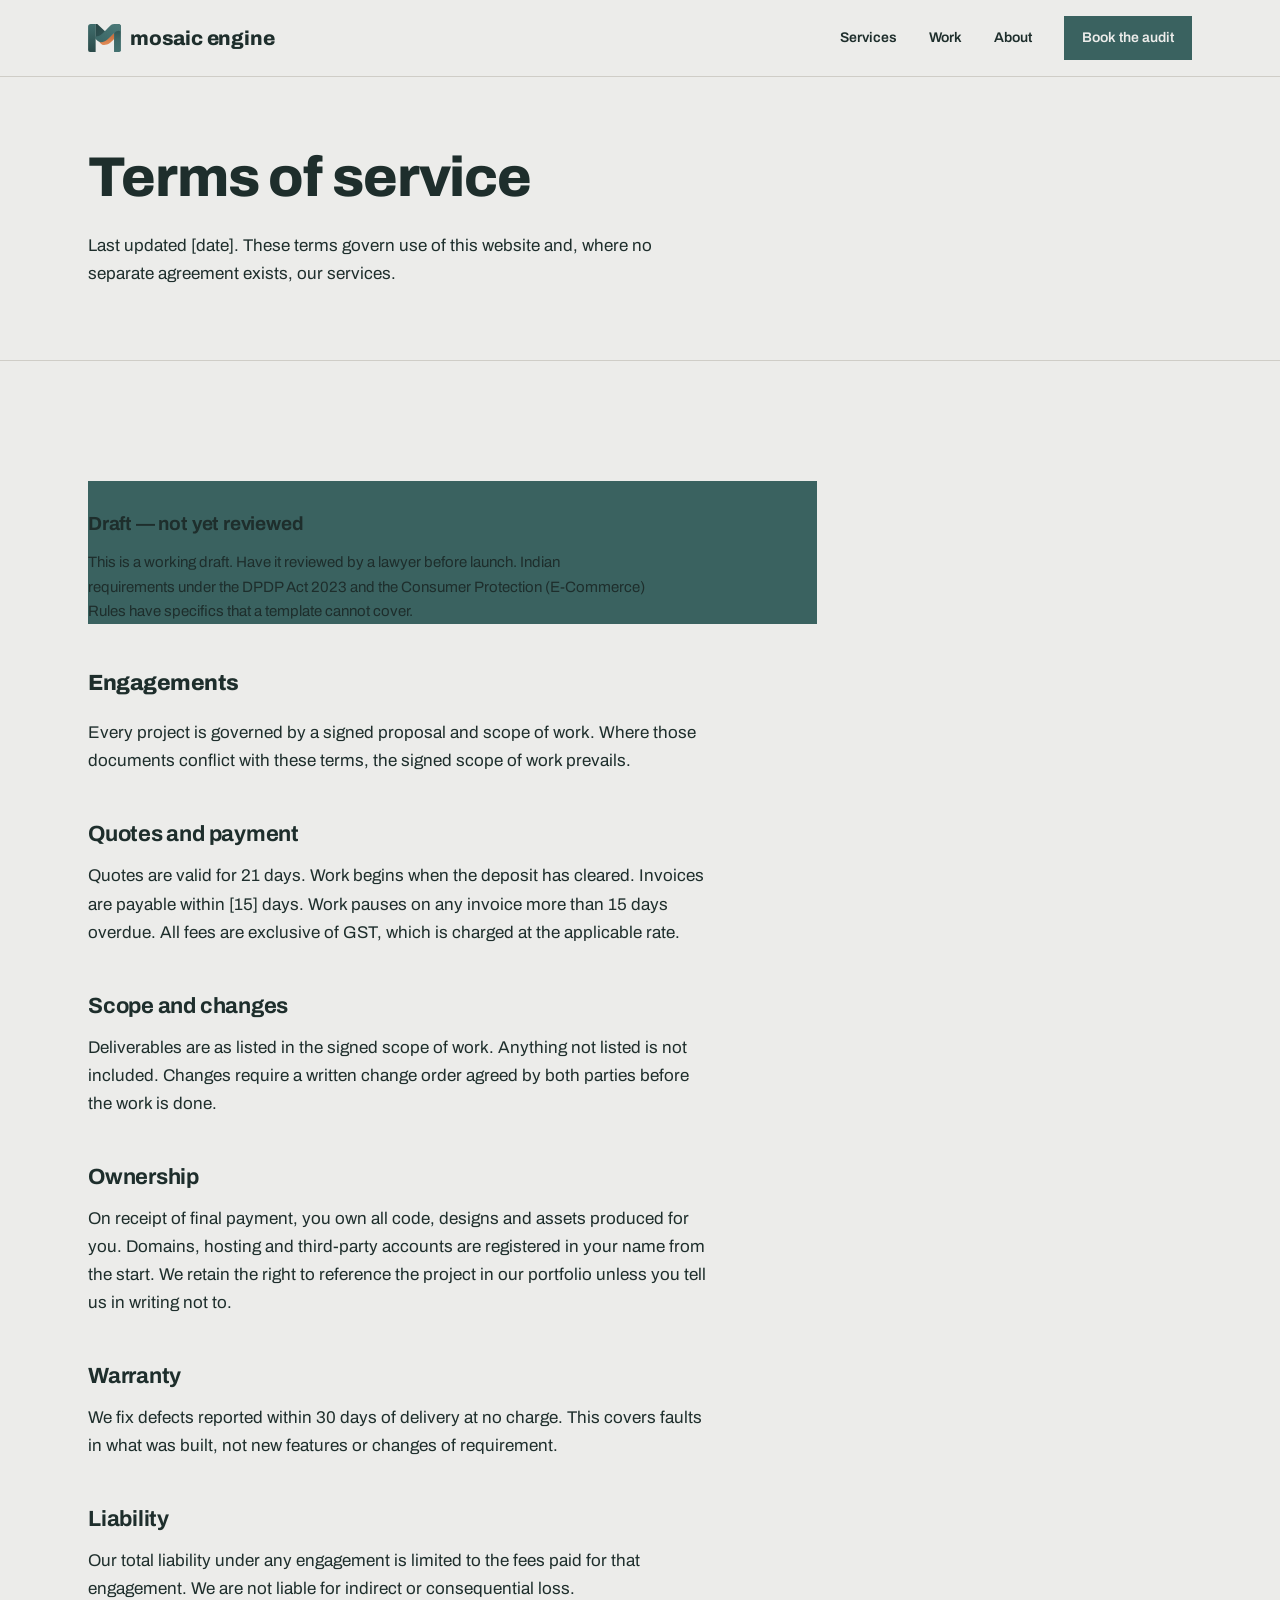
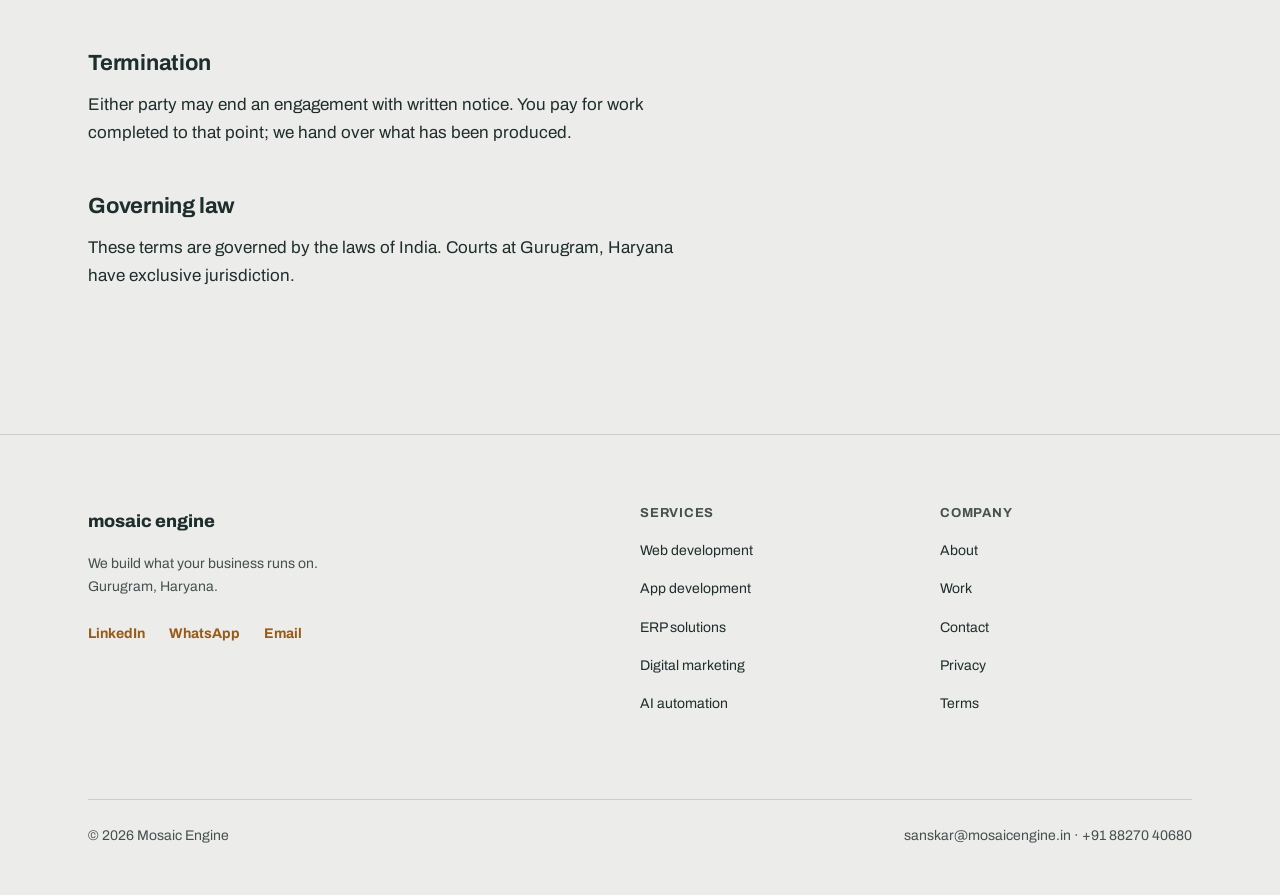
<file: terms.html>
<!DOCTYPE html>
<html lang="en-IN">
<head>
<meta charset="utf-8">
<meta name="viewport" content="width=device-width, initial-scale=1">
<title>Terms of Service | Mosaic Engine</title>
<meta name="description" content="The terms under which Mosaic Engine provides services.">
<link rel="canonical" href="https://mosaicengine.in/terms.html">
<meta property="og:title" content="Terms of Service | Mosaic Engine">
<meta property="og:description" content="The terms under which Mosaic Engine provides services.">
<meta property="og:type" content="website">
<link rel="icon" href="favicon.svg?v=2" type="image/svg+xml">
<link rel="apple-touch-icon" href="apple-touch-icon.png?v=2">
<link rel="preconnect" href="https://fonts.googleapis.com">
<link rel="preconnect" href="https://fonts.gstatic.com" crossorigin>
<link rel="stylesheet" href="styles-evolve.css?v=9">
<script>document.documentElement.classList.add('js')</script>
</head>
<body>
<a class="skip" href="#main">Skip to content</a>
<header class="site-head">
  <div class="wrap head-inner">
    <a class="brand" href="index.html" aria-label="Mosaic Engine home"><img class="brand-mark" src="brand-icon.svg" alt="" width="33" height="28"><span>mosaic engine</span></a>
    <button class="nav-toggle" type="button" aria-expanded="false" aria-controls="site-nav" aria-label="Toggle menu">
      <span></span><span></span><span></span>
    </button>
    <nav class="nav" id="site-nav" aria-label="Main">
      <a href="services.html">Services</a>
      <a href="work.html">Work</a>
      <a href="about.html">About</a>
      <a class="nav-cta" href="contact.html">Book the audit</a>
    </nav>
  </div>
</header>
<main id="main">

<section class="page-head"><div class="wrap"><h1>Terms of service</h1>
<p class="lead">Last updated [date]. These terms govern use of this website and, where no separate agreement exists, our services.</p></div></section>
<section class="section"><div class="wrap"><div class="seam col-8">
<div class="card" style="border-color:var(--brass);background:var(--brass-soft);margin-bottom:var(--s-5)"><h3>Draft &mdash; not yet reviewed</h3><p style="color:var(--ink)">This is a working draft. Have it reviewed by a lawyer before launch. Indian requirements under the DPDP Act 2023 and the Consumer Protection (E-Commerce) Rules have specifics that a template cannot cover.</p></div>
<div class="prose">
<h2 class="seam-head" style="font-size:var(--t-h3);margin-bottom:var(--s-3)">Engagements</h2>
<p>Every project is governed by a signed proposal and scope of work. Where those documents conflict with these terms, the signed scope of work prevails.</p>
<h3 style="margin:var(--s-5) 0 var(--s-2)">Quotes and payment</h3>
<p>Quotes are valid for 21 days. Work begins when the deposit has cleared. Invoices are payable within [15] days. Work pauses on any invoice more than 15 days overdue. All fees are exclusive of GST, which is charged at the applicable rate.</p>
<h3 style="margin:var(--s-5) 0 var(--s-2)">Scope and changes</h3>
<p>Deliverables are as listed in the signed scope of work. Anything not listed is not included. Changes require a written change order agreed by both parties before the work is done.</p>
<h3 style="margin:var(--s-5) 0 var(--s-2)">Ownership</h3>
<p>On receipt of final payment, you own all code, designs and assets produced for you. Domains, hosting and third-party accounts are registered in your name from the start. We retain the right to reference the project in our portfolio unless you tell us in writing not to.</p>
<h3 style="margin:var(--s-5) 0 var(--s-2)">Warranty</h3>
<p>We fix defects reported within 30 days of delivery at no charge. This covers faults in what was built, not new features or changes of requirement.</p>
<h3 style="margin:var(--s-5) 0 var(--s-2)">Liability</h3>
<p>Our total liability under any engagement is limited to the fees paid for that engagement. We are not liable for indirect or consequential loss.</p>
<h3 style="margin:var(--s-5) 0 var(--s-2)">Termination</h3>
<p>Either party may end an engagement with written notice. You pay for work completed to that point; we hand over what has been produced.</p>
<h3 style="margin:var(--s-5) 0 var(--s-2)">Governing law</h3>
<p>These terms are governed by the laws of India. Courts at Gurugram, Haryana have exclusive jurisdiction.</p>
</div>
</div></div></section>
</main>
<footer class="site-foot">
  <div class="wrap">
    <div class="foot-grid">
      <div>
        <p class="foot-brand-name">mosaic engine</p>
        <p style="font-size:var(--t-small);color:var(--slate);max-width:34ch">We build what your business runs on. Gurugram, Haryana.</p>
        <div class="social" aria-label="Follow Mosaic Engine">
          <a href="https://www.linkedin.com/company/mosaic-engine/" target="_blank" rel="noopener">LinkedIn</a>
          <a href="https://wa.me/918827040680" target="_blank" rel="noopener">WhatsApp</a>
          <a href="mailto:sanskar@mosaicengine.in">Email</a>
        </div>
      </div>
      <div><h4>Services</h4><ul>
        <li><a href="web-development.html">Web development</a></li>
        <li><a href="app-development.html">App development</a></li>
        <li><a href="erpnext-implementation.html">ERP solutions</a></li>
        <li><a href="digital-marketing.html">Digital marketing</a></li>
        <li><a href="ai-automation.html">AI automation</a></li>
      </ul></div>
      <div><h4>Company</h4><ul>
        <li><a href="about.html">About</a></li>
        <li><a href="work.html">Work</a></li>
        <li><a href="contact.html">Contact</a></li>
        <li><a href="privacy.html">Privacy</a></li>
        <li><a href="terms.html">Terms</a></li>
      </ul></div>
    </div>
    <div class="foot-base">
      <span>&copy; 2026 Mosaic Engine</span>
      <span>sanskar@mosaicengine.in &middot; +91 88270 40680</span>
    </div>
  </div>
</footer>
<script src="animations.js?v=2" defer></script>
</body>
</html>
</file>
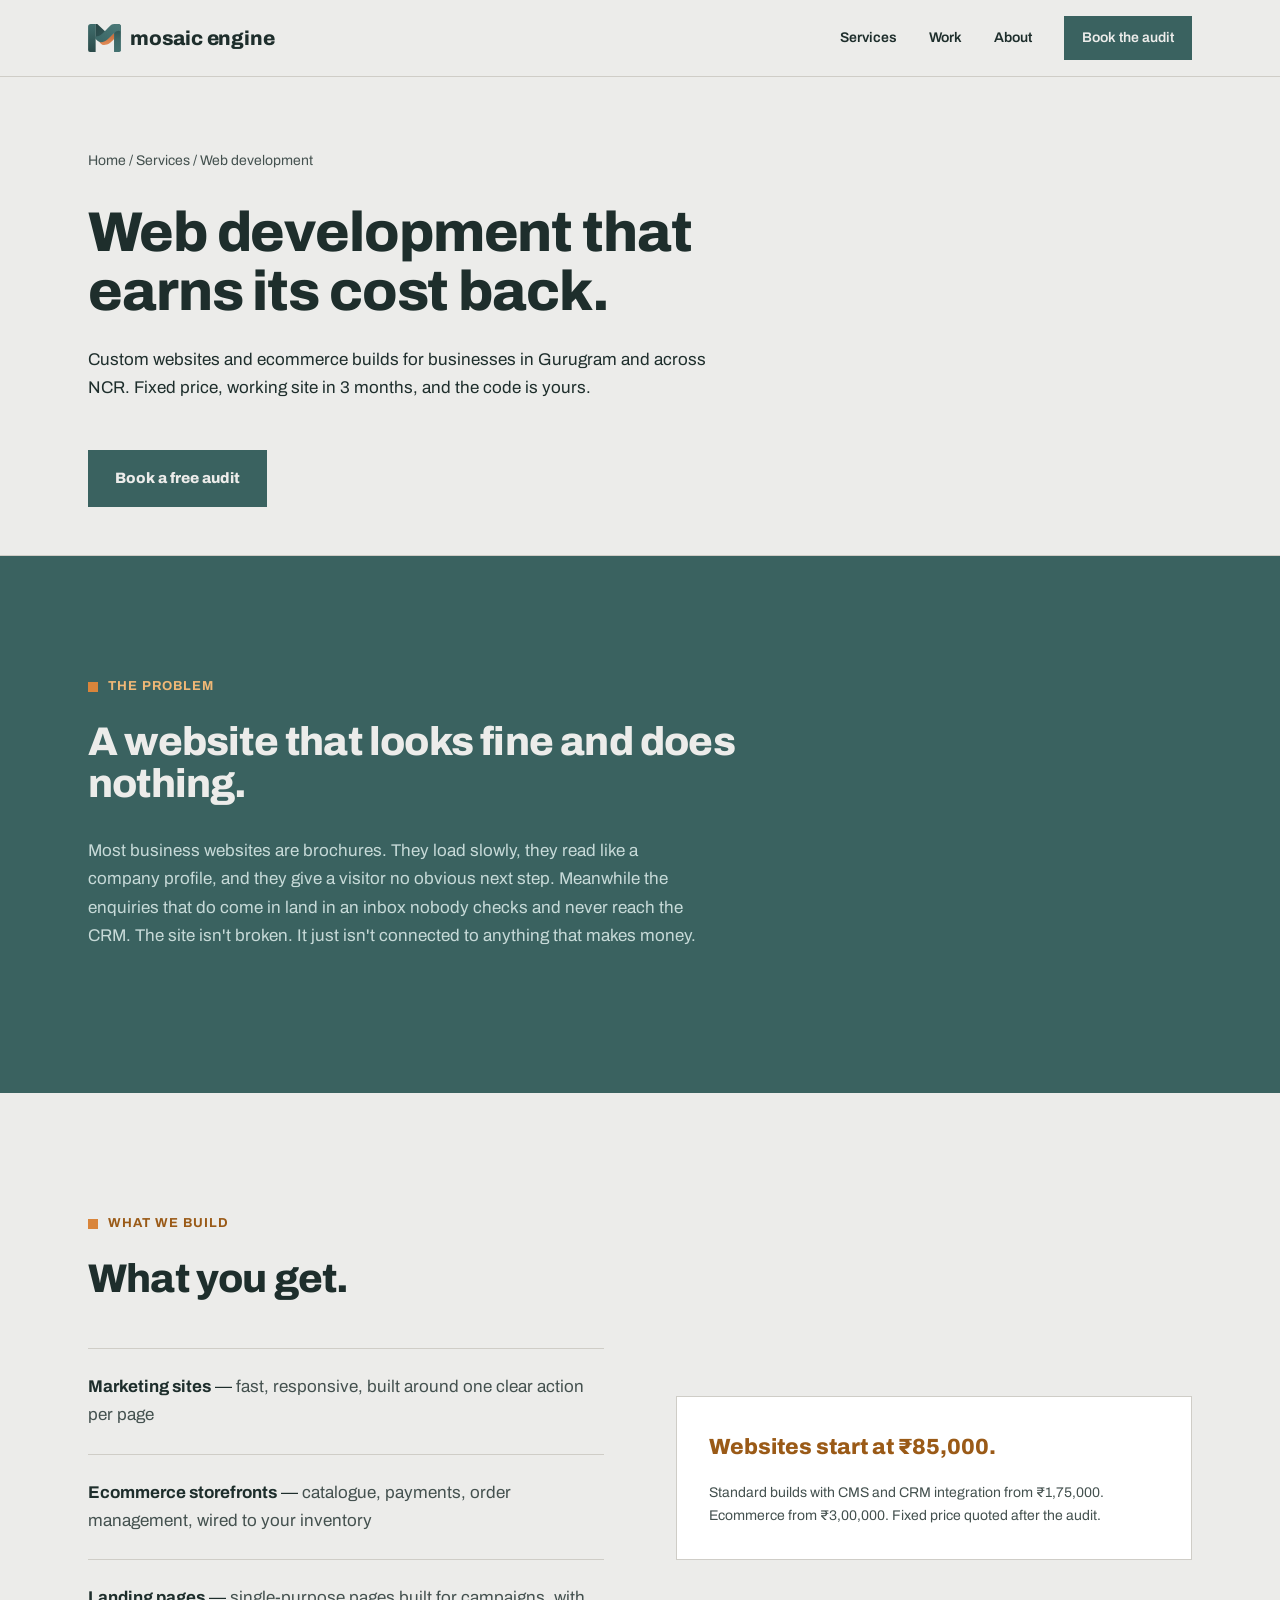
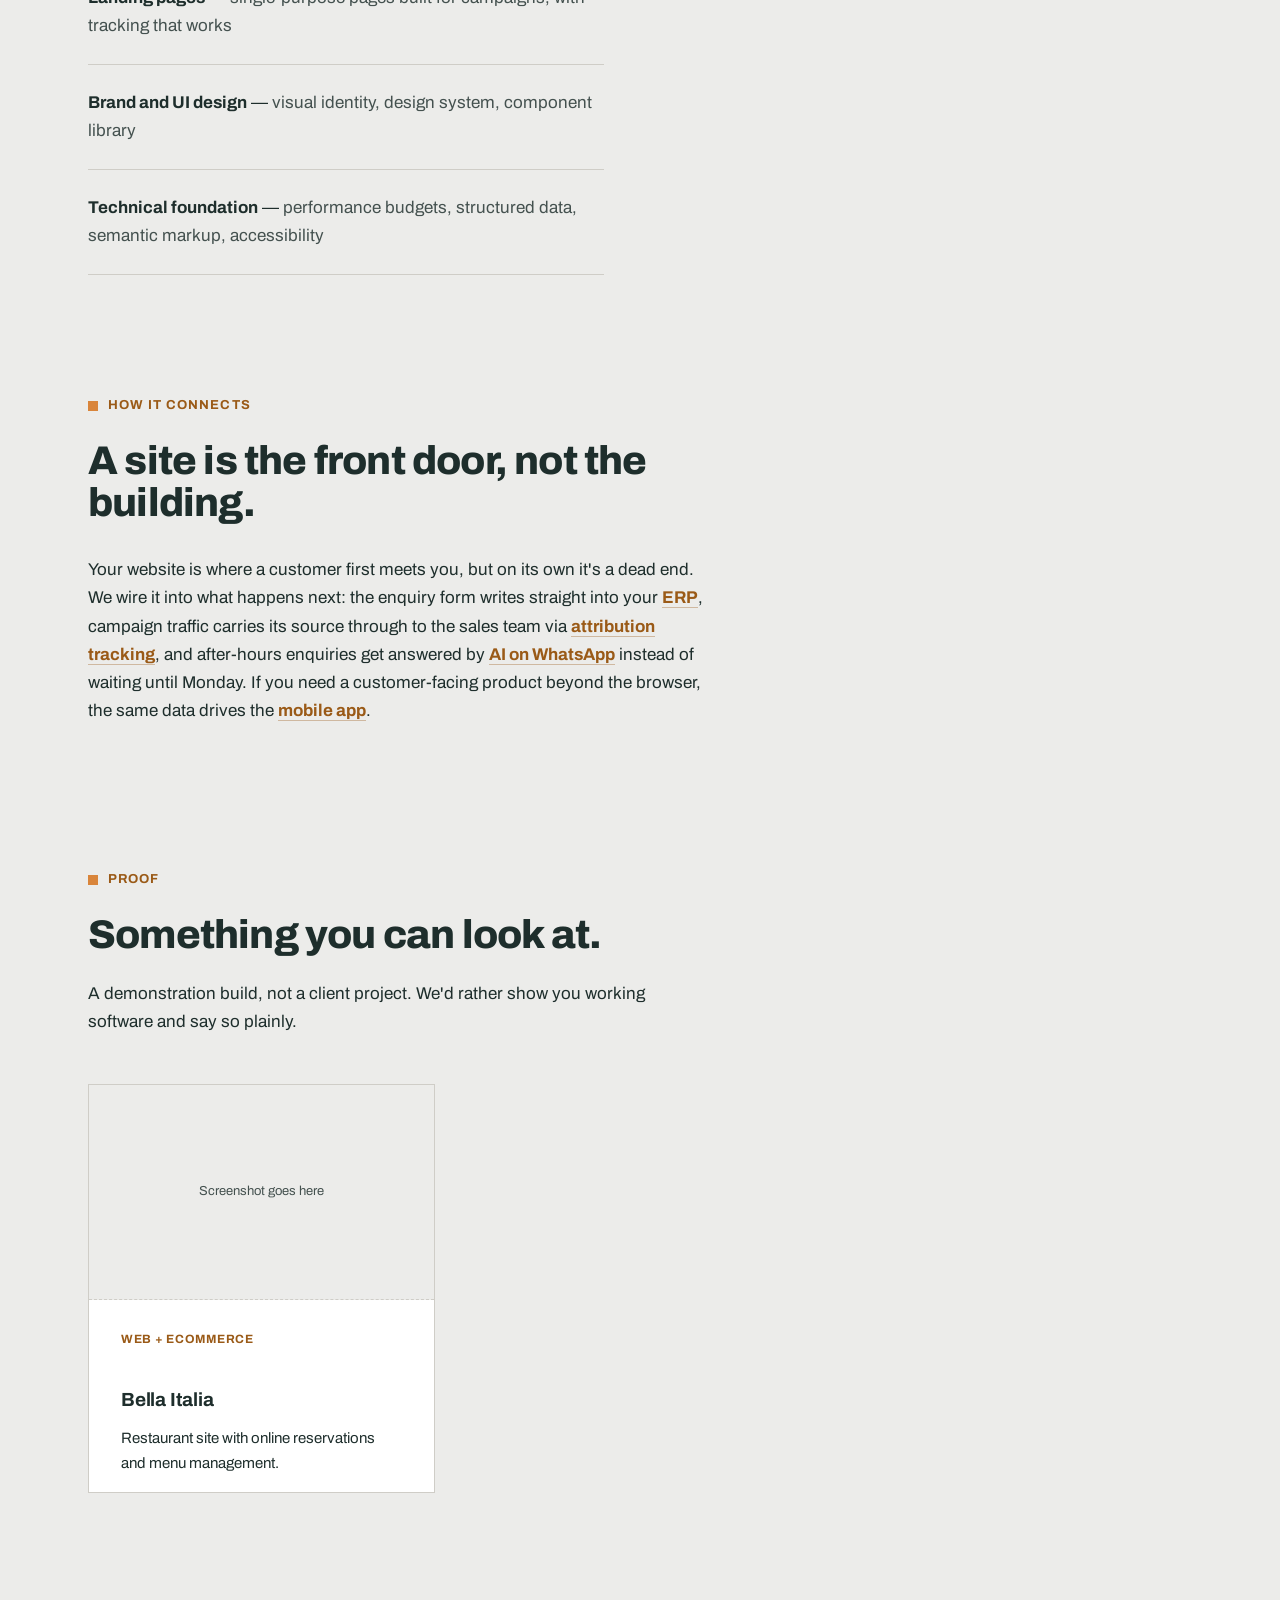
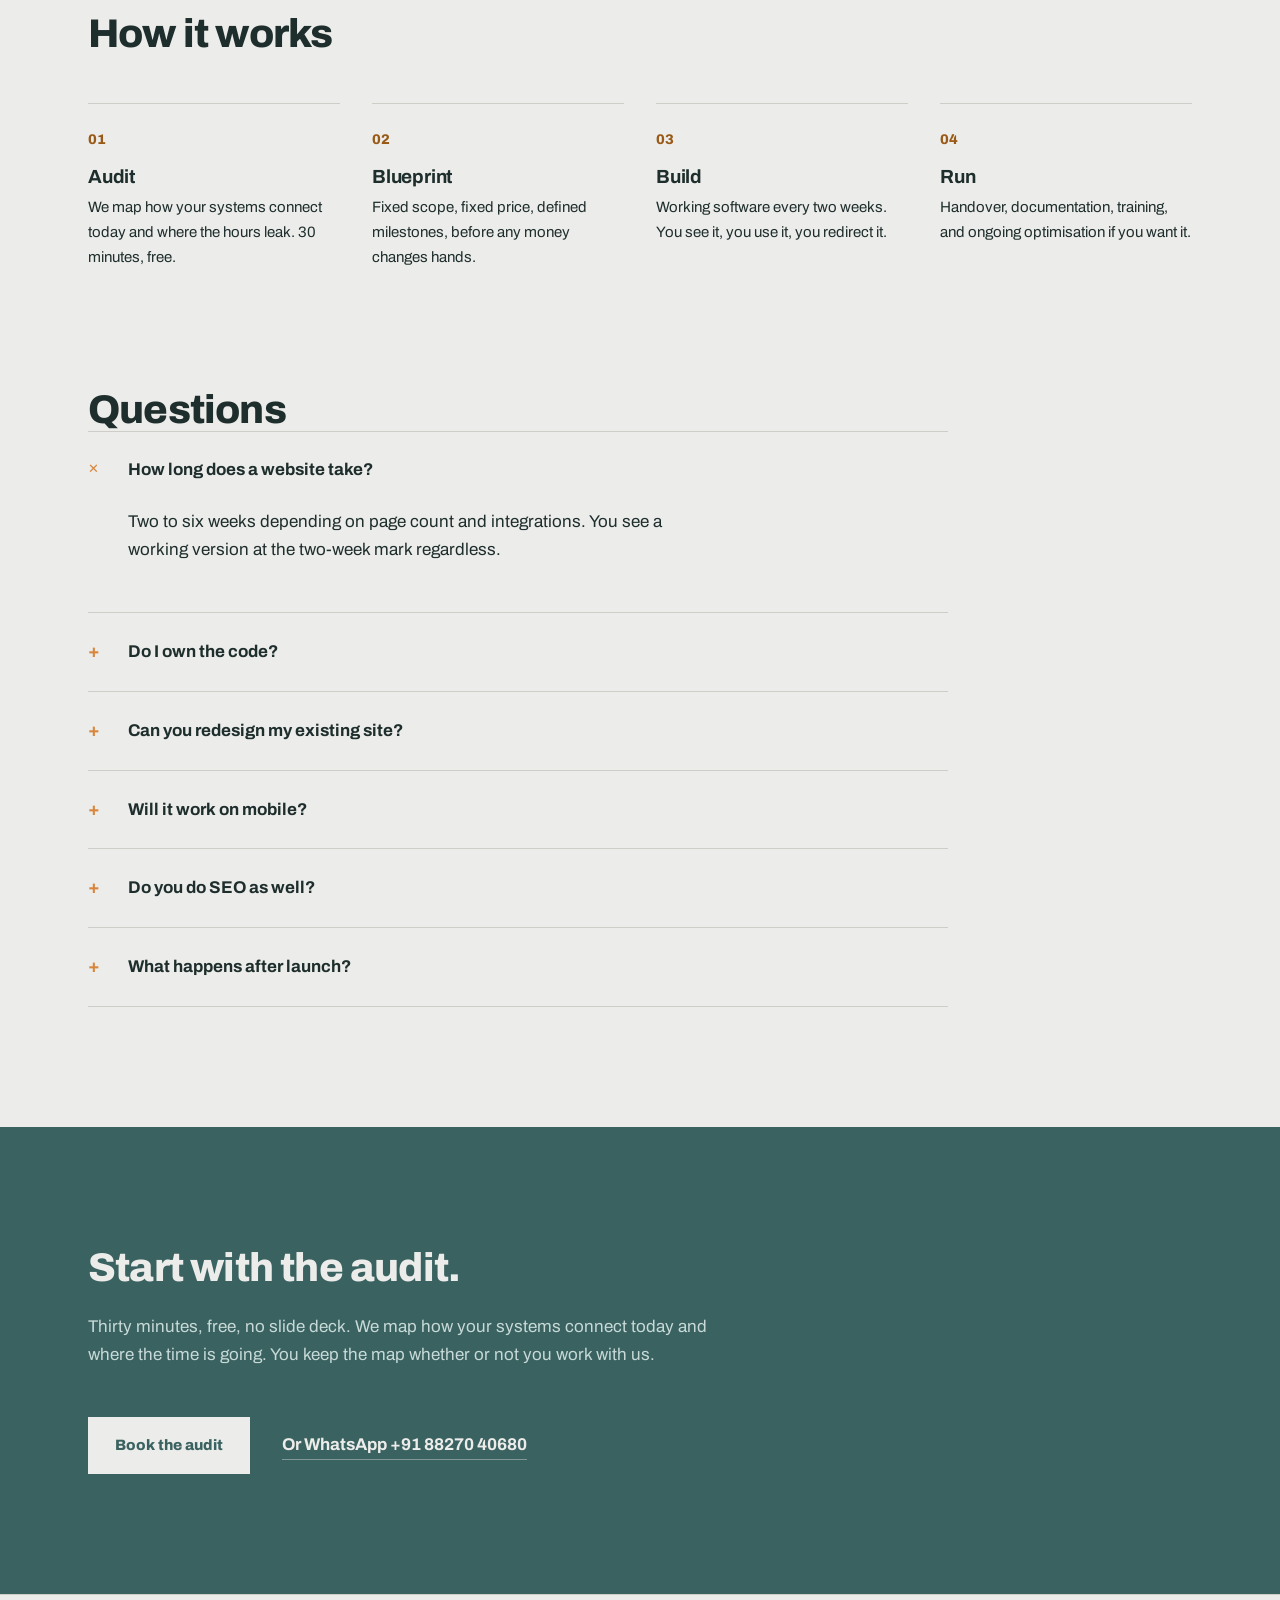
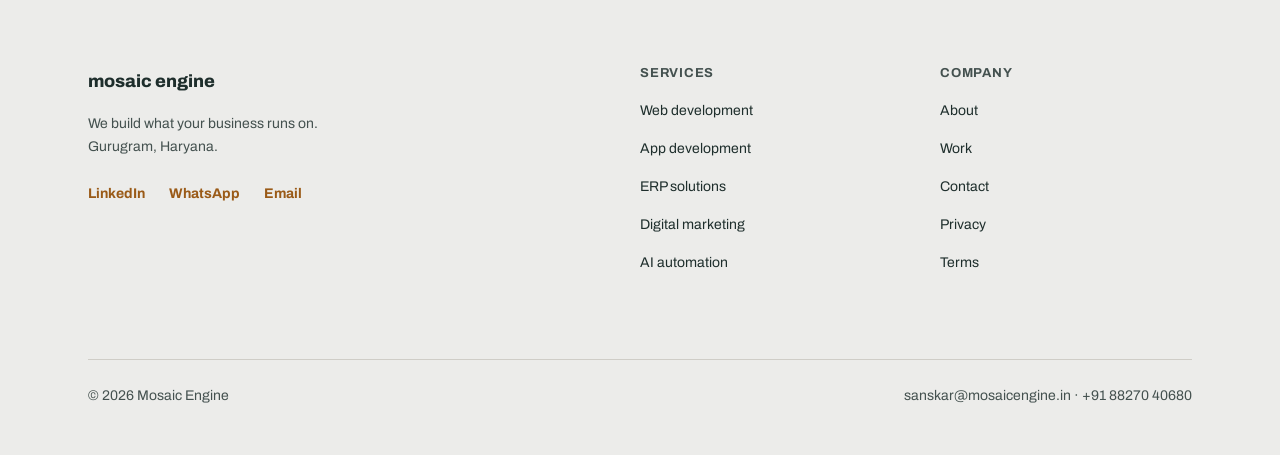
<file: web-development.html>
<!DOCTYPE html>
<html lang="en-IN">
<head>
<meta charset="utf-8">
<meta name="viewport" content="width=device-width, initial-scale=1">
<title>Web Development Company in Gurugram | Mosaic Engine</title>
<meta name="description" content="Custom websites and ecommerce builds for growing businesses in Gurugram and Delhi NCR. Fixed price, working site in 3 months, you own the code. Book a free audit.">
<link rel="canonical" href="https://mosaicengine.in/web-development.html">
<meta property="og:title" content="Web Development Company in Gurugram | Mosaic Engine">
<meta property="og:description" content="Custom websites and ecommerce builds for growing businesses in Gurugram and Delhi NCR. Fixed price, working site in 3 months, you own the code. Book a free audit.">
<meta property="og:type" content="website">
<link rel="icon" href="favicon.svg?v=2" type="image/svg+xml">
<link rel="apple-touch-icon" href="apple-touch-icon.png?v=2">
<link rel="preconnect" href="https://fonts.googleapis.com">
<link rel="preconnect" href="https://fonts.gstatic.com" crossorigin>
<link rel="stylesheet" href="styles-evolve.css?v=9">
<script>document.documentElement.classList.add('js')</script>
<script type="application/ld+json">
{
 "@context": "https://schema.org",
 "@type": "FAQPage",
 "mainEntity": [
  {
   "@type": "Question",
   "name": "How long does a website take?",
   "acceptedAnswer": {
    "@type": "Answer",
    "text": "Two to six weeks depending on page count and integrations. You see a working version at the two-week mark regardless."
   }
  },
  {
   "@type": "Question",
   "name": "Do I own the code?",
   "acceptedAnswer": {
    "@type": "Answer",
    "text": "Yes. Repository, hosting, domain and every account are registered in your name from day one."
   }
  },
  {
   "@type": "Question",
   "name": "Can you redesign my existing site?",
   "acceptedAnswer": {
    "@type": "Answer",
    "text": "Yes. We audit where the current site loses visitors, modernise the stack, and rebuild around the actions that matter. We keep whatever's working."
   }
  },
  {
   "@type": "Question",
   "name": "Will it work on mobile?",
   "acceptedAnswer": {
    "@type": "Answer",
    "text": "Every build is mobile-first. Most Indian traffic is mobile, so the phone layout is designed before the desktop one."
   }
  },
  {
   "@type": "Question",
   "name": "Do you do SEO as well?",
   "acceptedAnswer": {
    "@type": "Answer",
    "text": "The technical foundation is built in \u2014 speed, structured data, clean markup. Ongoing content and ranking work is digital marketing, quoted separately."
   }
  },
  {
   "@type": "Question",
   "name": "What happens after launch?",
   "acceptedAnswer": {
    "@type": "Answer",
    "text": "Handover, documentation and training are included. Ongoing maintenance is optional, not compulsory."
   }
  }
 ]
}
</script>
<script type="application/ld+json">
{
 "@context": "https://schema.org",
 "@type": "Service",
 "serviceType": "Web development",
 "provider": {
  "@type": "ProfessionalService",
  "name": "Mosaic Engine",
  "url": "https://mosaicengine.in/"
 },
 "areaServed": [
  "Gurugram",
  "Delhi NCR",
  "India"
 ]
}
</script>
</head>
<body>
<a class="skip" href="#main">Skip to content</a>
<header class="site-head">
  <div class="wrap head-inner">
    <a class="brand" href="index.html" aria-label="Mosaic Engine home"><img class="brand-mark" src="brand-icon.svg" alt="" width="33" height="28"><span>mosaic engine</span></a>
    <button class="nav-toggle" type="button" aria-expanded="false" aria-controls="site-nav" aria-label="Toggle menu">
      <span></span><span></span><span></span>
    </button>
    <nav class="nav" id="site-nav" aria-label="Main">
      <a href="services.html">Services</a>
      <a href="work.html">Work</a>
      <a href="about.html">About</a>
      <a class="nav-cta" href="contact.html">Book the audit</a>
    </nav>
  </div>
</header>
<main id="main">

<section class="page-head"><div class="wrap">
  <p class="crumb"><a href="index.html">Home</a> / <a href="services.html">Services</a> / Web development</p>
  <h1>Web development that earns its cost back.</h1>
  <p class="lead">Custom websites and ecommerce builds for businesses in Gurugram and across NCR. Fixed price, working site in 3 months, and the code is yours.</p>
  <div class="actions"><a class="btn" href="contact.html">Book a free audit</a></div>
</div></section>

<section class="section inverted"><div class="wrap"><div class="seam col-8">
  <div class="seam-head"><p class="eyebrow">The problem</p><h2>A website that looks fine and does nothing.</h2></div>
  <p class="lead" style="margin-top:var(--s-4)">Most business websites are brochures. They load slowly, they read like a company profile, and they give a visitor no obvious next step. Meanwhile the enquiries that do come in land in an inbox nobody checks and never reach the CRM. The site isn't broken. It just isn't connected to anything that makes money.</p>
</div></div></section>

<section class="section"><div class="wrap"><div class="seam">
  <div class="seam-head"><p class="eyebrow">What we build</p><h2>What you get.</h2></div>
  <div class="split" style="margin-top:var(--s-5)">
    <ul class="deliverables"><li><strong>Marketing sites</strong> &mdash; <span>fast, responsive, built around one clear action per page</span></li><li><strong>Ecommerce storefronts</strong> &mdash; <span>catalogue, payments, order management, wired to your inventory</span></li><li><strong>Landing pages</strong> &mdash; <span>single-purpose pages built for campaigns, with tracking that works</span></li><li><strong>Brand and UI design</strong> &mdash; <span>visual identity, design system, component library</span></li><li><strong>Technical foundation</strong> &mdash; <span>performance budgets, structured data, semantic markup, accessibility</span></li></ul>
    <div>
      <p class="price-line">Websites start at &#8377;85,000.<small>Standard builds with CMS and CRM integration from &#8377;1,75,000. Ecommerce from &#8377;3,00,000. Fixed price quoted after the audit.</small></p>
    </div>
  </div>
</div></div></section>

<section class="section" style="padding-top:0"><div class="wrap"><div class="seam col-8">
  <div class="seam-head"><p class="eyebrow">How it connects</p><h2>A site is the front door, not the building.</h2></div>
  <p class="prose" style="margin-top:var(--s-4)">Your website is where a customer first meets you, but on its own it's a dead end. We wire it into what happens next: the enquiry form writes straight into your <a class="link" href="erpnext-implementation.html">ERP</a>, campaign traffic carries its source through to the sales team via <a class="link" href="digital-marketing.html">attribution tracking</a>, and after-hours enquiries get answered by <a class="link" href="ai-automation.html">AI on WhatsApp</a> instead of waiting until Monday. If you need a customer-facing product beyond the browser, the same data drives the <a class="link" href="app-development.html">mobile app</a>.</p>
</div></div></section>

<section class="section" style="padding-top:0"><div class="wrap"><div class="seam">
      <div class="seam-head"><p class="eyebrow">Proof</p><h2>Something you can look at.</h2></div>
      <p class="lead" style="margin-top:var(--s-3)">A demonstration build, not a client project. We'd rather show you working software and say so plainly.</p>
      <div class="cards cards-3"><article class="card">
        <div class="card-media">Screenshot goes here</div>
        <span class="card-tag">Web + Ecommerce</span><h3>Bella Italia</h3><p>Restaurant site with online reservations and menu management.</p>
      </article></div></div></div></section>

<section class="section" style="padding-top:0"><div class="wrap"><div class="seam">
  <div class="seam-head"><h2>How it works</h2></div>
  <div class="steps">
    <div class="step"><span class="step-num">01</span><h3>Audit</h3><p>We map how your systems connect today and where the hours leak. 30 minutes, free.</p></div>
    <div class="step"><span class="step-num">02</span><h3>Blueprint</h3><p>Fixed scope, fixed price, defined milestones, before any money changes hands.</p></div>
    <div class="step"><span class="step-num">03</span><h3>Build</h3><p>Working software every two weeks. You see it, you use it, you redirect it.</p></div>
    <div class="step"><span class="step-num">04</span><h3>Run</h3><p>Handover, documentation, training, and ongoing optimisation if you want it.</p></div>
  </div>
</div></div></section>

<section class="section" style="padding-top:0"><div class="wrap"><div class="seam">
  <div class="seam-head"><h2>Questions</h2></div>
  <div class="faq"><details open><summary>How long does a website take?</summary><p>Two to six weeks depending on page count and integrations. You see a working version at the two-week mark regardless.</p></details><details><summary>Do I own the code?</summary><p>Yes. Repository, hosting, domain and every account are registered in your name from day one.</p></details><details><summary>Can you redesign my existing site?</summary><p>Yes. We audit where the current site loses visitors, modernise the stack, and rebuild around the actions that matter. We keep whatever's working.</p></details><details><summary>Will it work on mobile?</summary><p>Every build is mobile-first. Most Indian traffic is mobile, so the phone layout is designed before the desktop one.</p></details><details><summary>Do you do SEO as well?</summary><p>The technical foundation is built in — speed, structured data, clean markup. Ongoing content and ranking work is digital marketing, quoted separately.</p></details><details><summary>What happens after launch?</summary><p>Handover, documentation and training are included. Ongoing maintenance is optional, not compulsory.</p></details></div>
</div></div></section>

<section class="section inverted">
  <div class="wrap"><div class="seam col-7">
    <div class="seam-head"><h2>Start with the audit.</h2></div>
    <p class="lead" style="margin-top:var(--s-3)">Thirty minutes, free, no slide deck. We map how your systems connect today and where the time is going. You keep the map whether or not you work with us.</p>
    <div class="actions">
      <a class="btn" href="contact.html">Book the audit</a>
      <a class="link" href="https://wa.me/918827040680">Or WhatsApp +91 88270 40680</a>
    </div>
  </div></div>
</section>
</main>
<footer class="site-foot">
  <div class="wrap">
    <div class="foot-grid">
      <div>
        <p class="foot-brand-name">mosaic engine</p>
        <p style="font-size:var(--t-small);color:var(--slate);max-width:34ch">We build what your business runs on. Gurugram, Haryana.</p>
        <div class="social" aria-label="Follow Mosaic Engine">
          <a href="https://www.linkedin.com/company/mosaic-engine/" target="_blank" rel="noopener">LinkedIn</a>
          <a href="https://wa.me/918827040680" target="_blank" rel="noopener">WhatsApp</a>
          <a href="mailto:sanskar@mosaicengine.in">Email</a>
        </div>
      </div>
      <div><h4>Services</h4><ul>
        <li><a href="web-development.html">Web development</a></li>
        <li><a href="app-development.html">App development</a></li>
        <li><a href="erpnext-implementation.html">ERP solutions</a></li>
        <li><a href="digital-marketing.html">Digital marketing</a></li>
        <li><a href="ai-automation.html">AI automation</a></li>
      </ul></div>
      <div><h4>Company</h4><ul>
        <li><a href="about.html">About</a></li>
        <li><a href="work.html">Work</a></li>
        <li><a href="contact.html">Contact</a></li>
        <li><a href="privacy.html">Privacy</a></li>
        <li><a href="terms.html">Terms</a></li>
      </ul></div>
    </div>
    <div class="foot-base">
      <span>&copy; 2026 Mosaic Engine</span>
      <span>sanskar@mosaicengine.in &middot; +91 88270 40680</span>
    </div>
  </div>
</footer>
<script src="animations.js?v=2" defer></script>
</body>
</html>
</file>
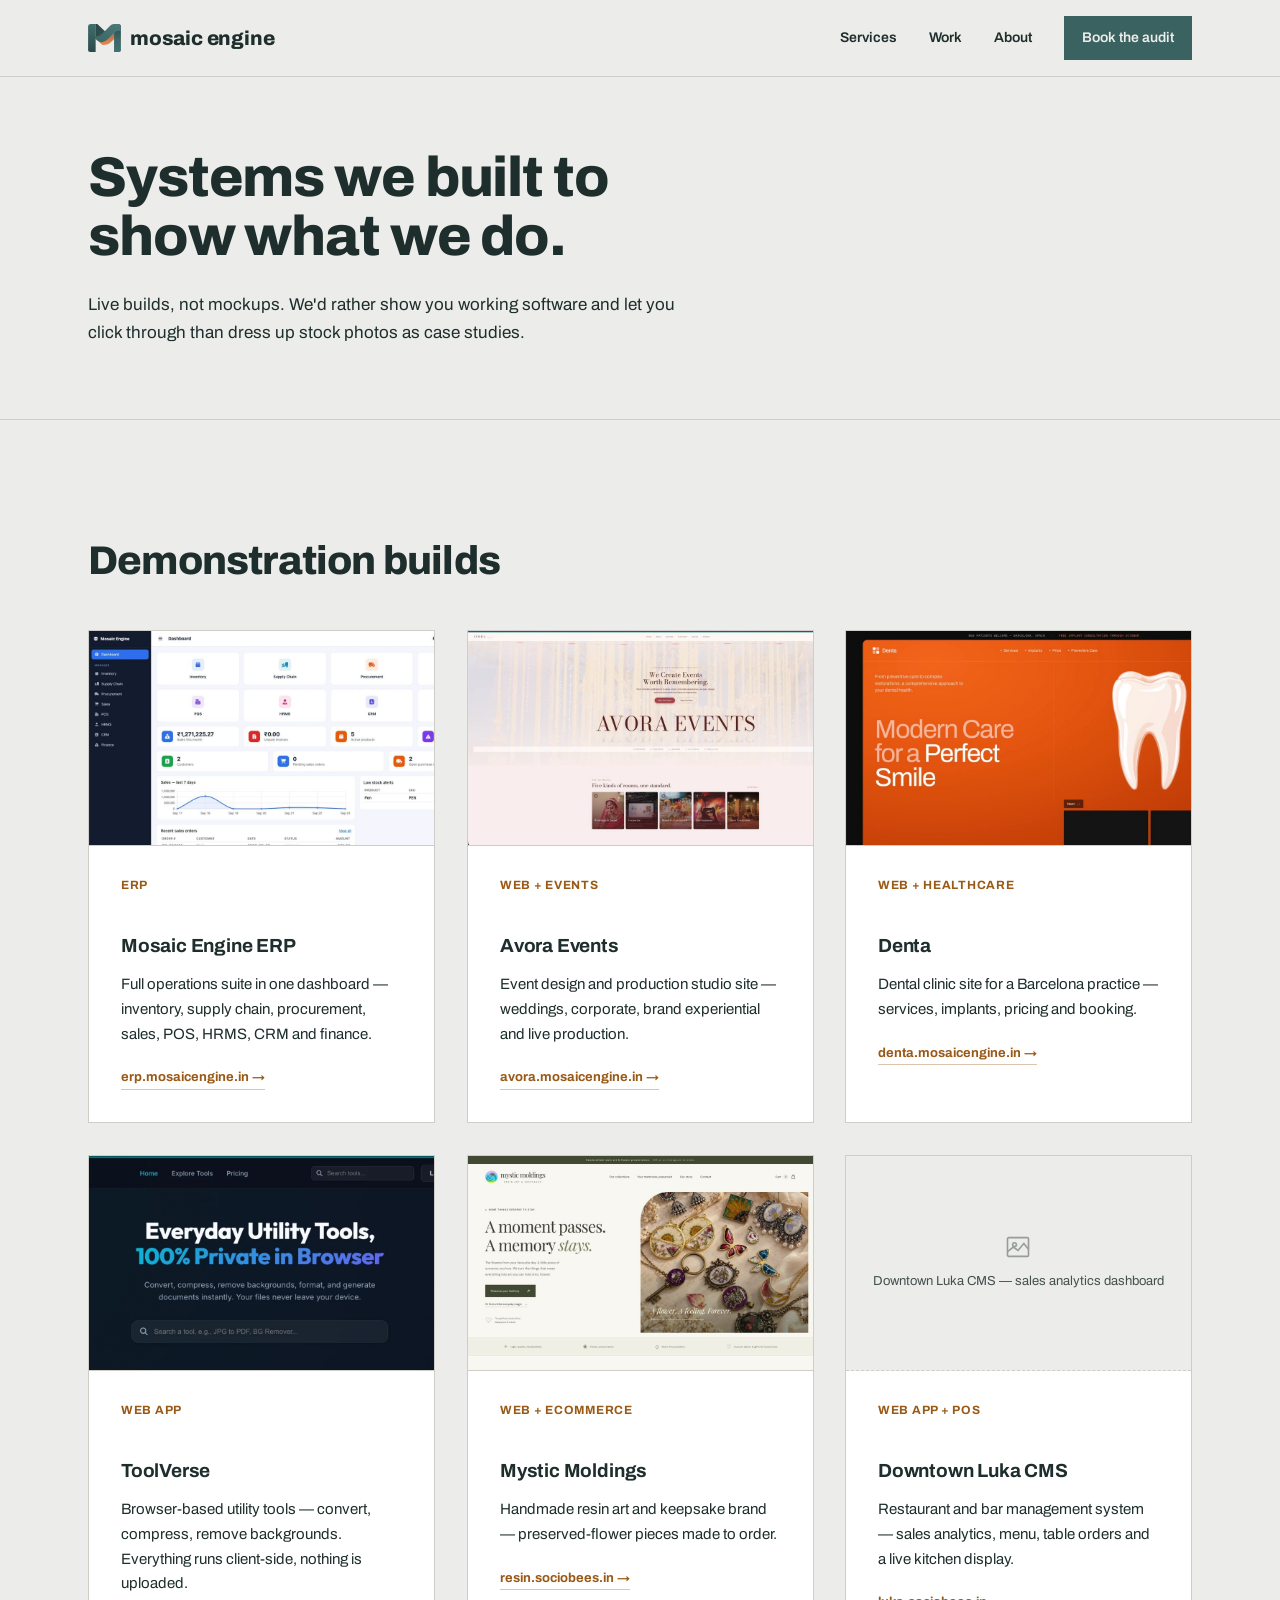
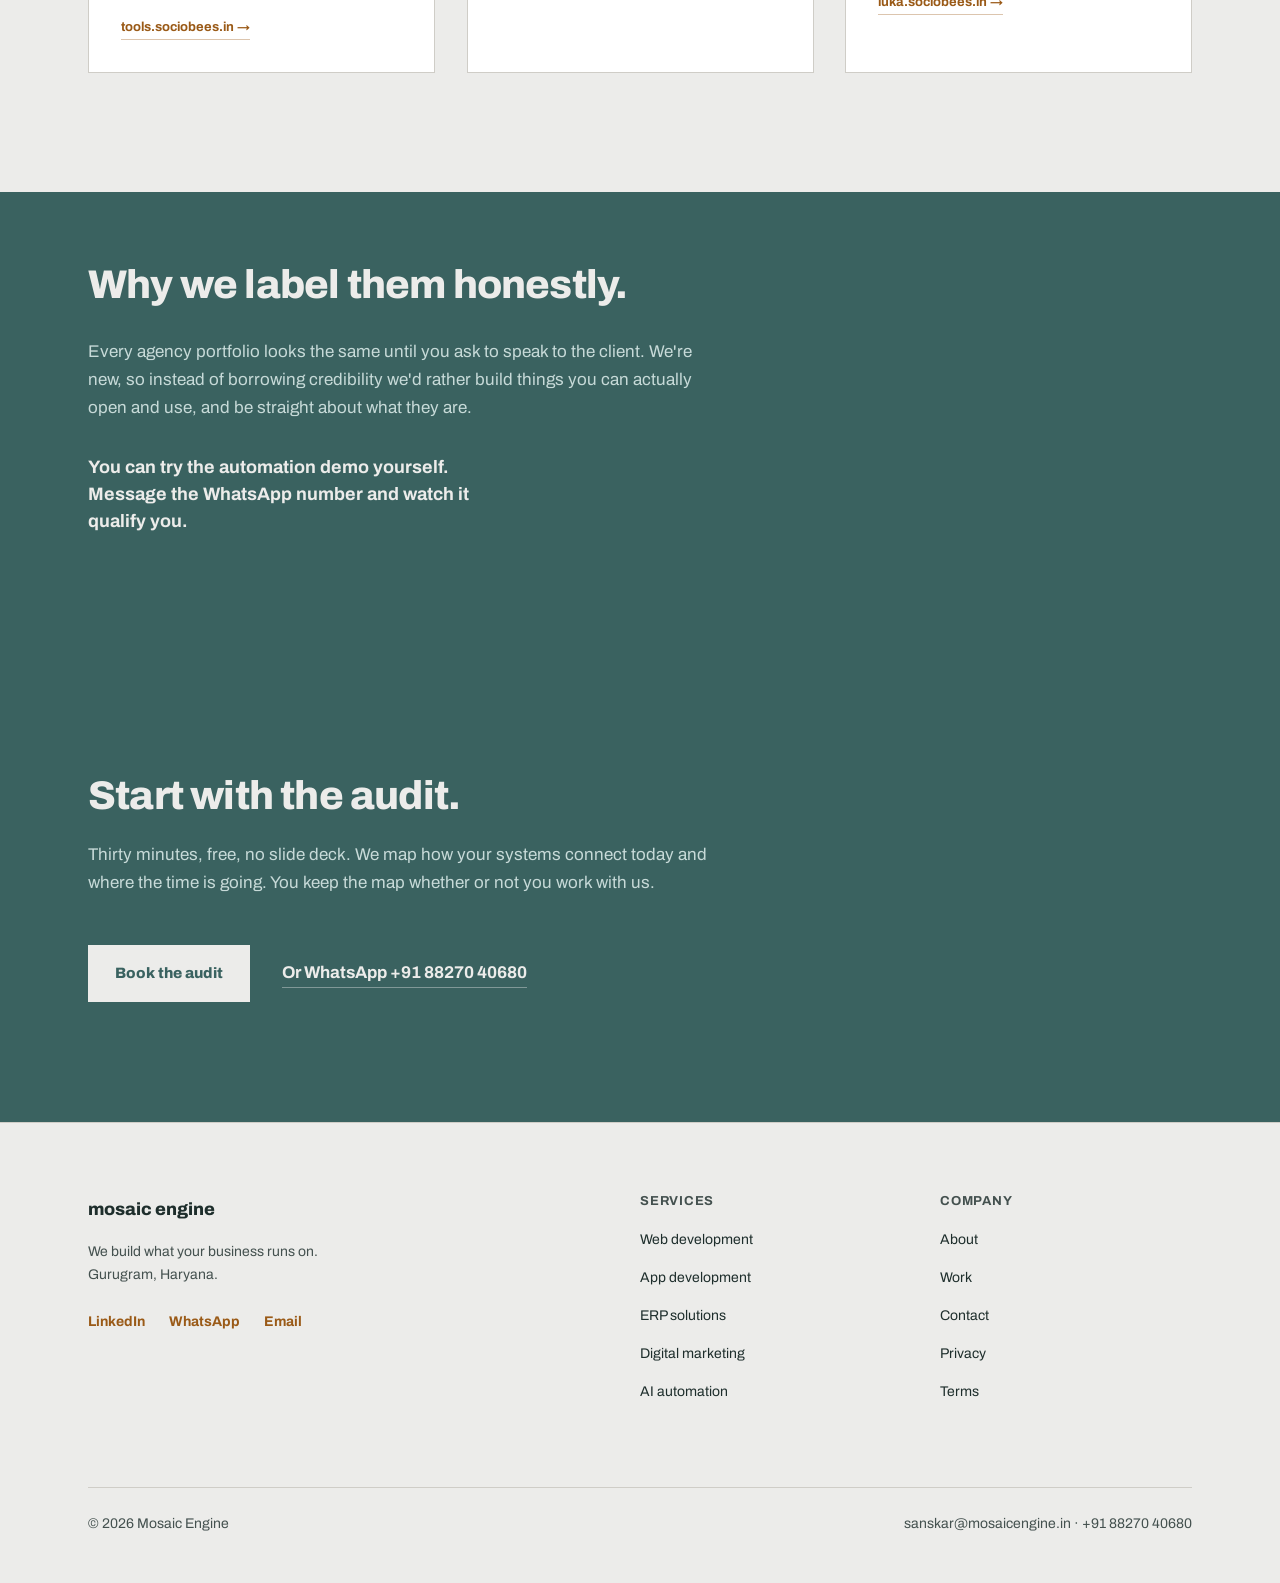
<file: work.html>
<!DOCTYPE html>
<html lang="en-IN">
<head>
<meta charset="utf-8">
<meta name="viewport" content="width=device-width, initial-scale=1">
<title>Our work — Demonstration builds | Mosaic Engine</title>
<meta name="description" content="Systems we built to show what we do. Demonstration builds covering web, ecommerce, patient portals and ERPNext. Gurugram, India.">
<link rel="canonical" href="https://mosaicengine.in/work.html">
<meta property="og:title" content="Our work — Demonstration builds | Mosaic Engine">
<meta property="og:description" content="Systems we built to show what we do. Demonstration builds covering web, ecommerce, patient portals and ERPNext. Gurugram, India.">
<meta property="og:type" content="website">
<link rel="icon" href="favicon.svg?v=2" type="image/svg+xml">
<link rel="apple-touch-icon" href="apple-touch-icon.png?v=2">
<link rel="preconnect" href="https://fonts.googleapis.com">
<link rel="preconnect" href="https://fonts.gstatic.com" crossorigin>
<link rel="stylesheet" href="styles-evolve.css?v=9">
<script>document.documentElement.classList.add('js')</script>
</head>
<body>
<a class="skip" href="#main">Skip to content</a>
<header class="site-head">
  <div class="wrap head-inner">
    <a class="brand" href="index.html" aria-label="Mosaic Engine home"><img class="brand-mark" src="brand-icon.svg" alt="" width="33" height="28"><span>mosaic engine</span></a>
    <button class="nav-toggle" type="button" aria-expanded="false" aria-controls="site-nav" aria-label="Toggle menu">
      <span></span><span></span><span></span>
    </button>
    <nav class="nav" id="site-nav" aria-label="Main">
      <a href="services.html">Services</a>
      <a href="work.html">Work</a>
      <a href="about.html">About</a>
      <a class="nav-cta" href="contact.html">Book the audit</a>
    </nav>
  </div>
</header>
<main id="main">

<section class="page-head"><div class="wrap">
  <h1>Systems we built to show what we do.</h1>
  <p class="lead">Live builds, not mockups. We'd rather show you working software and let you click through than dress up stock photos as case studies.</p>
</div></section>

<section class="section"><div class="wrap"><div class="seam">
  <div class="seam-head"><h2>Demonstration builds</h2></div>
  <div class="cards cards-3">
    <article class="card">
      <div class="card-media has-img"><img src="work/erp.jpg" alt="Mosaic Engine ERP dashboard — inventory, sales, HRMS and CRM modules" loading="lazy" width="960" height="600"></div>
      <span class="card-tag">ERP</span>
      <h3>Mosaic Engine ERP</h3>
      <p>Full operations suite in one dashboard — inventory, supply chain, procurement, sales, POS, HRMS, CRM and finance.</p>
      <a class="link" href="https://erp.mosaicengine.in" target="_blank" rel="noopener">erp.mosaicengine.in →</a>
    </article>
    <article class="card">
      <div class="card-media has-img"><img src="work/avora.jpg" alt="Avora Events homepage — event design and production studio" loading="lazy" width="960" height="600"></div>
      <span class="card-tag">Web + Events</span>
      <h3>Avora Events</h3>
      <p>Event design and production studio site — weddings, corporate, brand experiential and live production.</p>
      <a class="link" href="https://avora.mosaicengine.in" target="_blank" rel="noopener">avora.mosaicengine.in →</a>
    </article>
    <article class="card">
      <div class="card-media has-img"><img src="work/denta.jpg" alt="Denta homepage — dental clinic in Barcelona" loading="lazy" width="960" height="600"></div>
      <span class="card-tag">Web + Healthcare</span>
      <h3>Denta</h3>
      <p>Dental clinic site for a Barcelona practice — services, implants, pricing and booking.</p>
      <a class="link" href="https://denta.mosaicengine.in" target="_blank" rel="noopener">denta.mosaicengine.in →</a>
    </article>
    <article class="card">
      <div class="card-media has-img"><img src="work/tools.jpg" alt="ToolVerse homepage — browser-based utility tools" loading="lazy" width="960" height="600"></div>
      <span class="card-tag">Web App</span>
      <h3>ToolVerse</h3>
      <p>Browser-based utility tools — convert, compress, remove backgrounds. Everything runs client-side, nothing is uploaded.</p>
      <a class="link" href="https://tools.sociobees.in" target="_blank" rel="noopener">tools.sociobees.in →</a>
    </article>
    <article class="card">
      <div class="card-media has-img"><img src="work/resin.jpg?v=2" alt="Mystic Moldings homepage — handmade resin art and keepsakes" loading="lazy" width="960" height="600"></div>
      <span class="card-tag">Web + Ecommerce</span>
      <h3>Mystic Moldings</h3>
      <p>Handmade resin art and keepsake brand — preserved-flower pieces made to order.</p>
      <a class="link" href="https://resin.sociobees.in" target="_blank" rel="noopener">resin.sociobees.in →</a>
    </article>
    <article class="card">
      <div class="card-media">
        <svg viewBox="0 0 24 24" fill="none" stroke="currentColor" stroke-width="1.4" aria-hidden="true"><rect x="3" y="4" width="18" height="16" rx="1"/><circle cx="9" cy="10" r="1.6"/><path d="M3 16l5-4 4 3 5-6 4 5"/></svg>
        <span>Downtown Luka CMS — sales analytics dashboard</span>
      </div>
      <span class="card-tag">Web App + POS</span>
      <h3>Downtown Luka CMS</h3>
      <p>Restaurant and bar management system — sales analytics, menu, table orders and a live kitchen display.</p>
      <a class="link" href="https://luka.sociobees.in" target="_blank" rel="noopener">luka.sociobees.in →</a>
    </article>
  </div>
</div></div></section>

<section class="section inverted" style="padding-top:var(--s-6)"><div class="wrap"><div class="seam col-8">
  <div class="seam-head"><h2>Why we label them honestly.</h2></div>
  <p class="lead" style="margin-top:var(--s-4)">Every agency portfolio looks the same until you ask to speak to the client. We're new, so instead of borrowing credibility we'd rather build things you can actually open and use, and be straight about what they are.</p>
  <p class="pull">You can try the automation demo yourself. Message the WhatsApp number and watch it qualify you.</p>
</div></div></section>
<section class="section inverted">
  <div class="wrap"><div class="seam col-7">
    <div class="seam-head"><h2>Start with the audit.</h2></div>
    <p class="lead" style="margin-top:var(--s-3)">Thirty minutes, free, no slide deck. We map how your systems connect today and where the time is going. You keep the map whether or not you work with us.</p>
    <div class="actions">
      <a class="btn" href="contact.html">Book the audit</a>
      <a class="link" href="https://wa.me/918827040680">Or WhatsApp +91 88270 40680</a>
    </div>
  </div></div>
</section>
</main>
<footer class="site-foot">
  <div class="wrap">
    <div class="foot-grid">
      <div>
        <p class="foot-brand-name">mosaic engine</p>
        <p style="font-size:var(--t-small);color:var(--slate);max-width:34ch">We build what your business runs on. Gurugram, Haryana.</p>
        <div class="social" aria-label="Follow Mosaic Engine">
          <a href="https://www.linkedin.com/company/mosaic-engine/" target="_blank" rel="noopener">LinkedIn</a>
          <a href="https://wa.me/918827040680" target="_blank" rel="noopener">WhatsApp</a>
          <a href="mailto:sanskar@mosaicengine.in">Email</a>
        </div>
      </div>
      <div><h4>Services</h4><ul>
        <li><a href="web-development.html">Web development</a></li>
        <li><a href="app-development.html">App development</a></li>
        <li><a href="erpnext-implementation.html">ERP solutions</a></li>
        <li><a href="digital-marketing.html">Digital marketing</a></li>
        <li><a href="ai-automation.html">AI automation</a></li>
      </ul></div>
      <div><h4>Company</h4><ul>
        <li><a href="about.html">About</a></li>
        <li><a href="work.html">Work</a></li>
        <li><a href="contact.html">Contact</a></li>
        <li><a href="privacy.html">Privacy</a></li>
        <li><a href="terms.html">Terms</a></li>
      </ul></div>
    </div>
    <div class="foot-base">
      <span>&copy; 2026 Mosaic Engine</span>
      <span>sanskar@mosaicengine.in &middot; +91 88270 40680</span>
    </div>
  </div>
</footer>
<script src="animations.js?v=2" defer></script>
</body>
</html>
</file>
<file: styles-evolve.css>
/* ==========================================================================
   Mosaic Engine — Blueprint direction
   Drop-in alternative to styles.css. Same class names, different language:
   warm cream paper, deep teal + burnt-orange, Archivo throughout, sharp
   corners, hairline-divided lists instead of boxed cards, technical
   line-diagrams instead of decorative gradients.
   ========================================================================== */

@import url('https://fonts.googleapis.com/css2?family=Archivo:wght@400;500;600;700;800&display=swap');

:root {
  /* surfaces */
  --paper: #ECECEA;          /* page background — warm off-white */
  --surface: #FFFFFF;        /* raised panels (demo-build cards) */
  --ink: #1E2E2C;            /* primary text — deep teal-black */
  --slate: #44514F;          /* secondary text, muted teal grey */
  --grout: #CFCDC7;          /* hairlines and borders */

  /* accents */
  --brass: #3A6260;          /* primary accent — deep teal: buttons, dark panels, numerals */
  --violet-light: #4A7674;   /* lighter teal — hover state of teal fills */
  --cyan: #D9853B;           /* vivid orange — decorative fills/icons/squares only */
  --amber: #9A5A17;          /* rust for TEXT — eyebrows, links, step numbers */
  --amber-dark: #7A4812;     /* hover shade of amber links */
  --brass-soft: #3A6260;     /* "inverted" dark panel fill — same as --brass, cream text on top */

  --font-sans: "Archivo", system-ui, -apple-system, sans-serif;
  --font-serif: "Archivo", system-ui, -apple-system, sans-serif;

  --t-display: 3.5rem;
  --t-h1: 3.5rem;
  --t-h2: 2.5rem;
  --t-h3: 1.375rem;
  --t-lead: 1.0625rem;
  --t-body: 1.0625rem;
  --t-small: 0.875rem;

  --lh-tight: 1.05;
  --lh-body: 1.65;
  --lh-serif: 1.65;

  --s-1: 8px;  --s-2: 16px; --s-3: 24px; --s-4: 32px;
  --s-5: 48px; --s-6: 72px; --s-7: 120px;

  --radius: 0px;
  --radius-sm: 0px;
  --container: 1200px;
  --measure-sans: 62ch;
  --measure-serif: 62ch;
}

@media (max-width: 860px) {
  :root {
    --t-display: 2.25rem; --t-h1: 2.25rem; --t-h2: 1.75rem;
    --t-h3: 1.25rem; --s-7: 72px; --s-6: 48px;
  }
}

/* --- reset ------------------------------------------------------------- */

*, *::before, *::after { box-sizing: border-box; }
html { font-size: 16px; -webkit-text-size-adjust: 100%; scroll-behavior: smooth; }
body {
  margin: 0;
  background: var(--paper);
  color: var(--ink);
  font-family: var(--font-sans);
  font-size: var(--t-body);
  line-height: var(--lh-body);
  -webkit-font-smoothing: antialiased;
}
img, svg { max-width: 100%; display: block; }
h1, h2, h3, h4 {
  margin: 0;
  font-family: var(--font-sans);
  font-weight: 800;
  line-height: var(--lh-tight);
  letter-spacing: -0.02em;
  color: var(--ink);
}
h1 { font-size: var(--t-h1); }
h2 { font-size: var(--t-h2); }
h3 { font-size: var(--t-h3); letter-spacing: -0.01em; font-weight: 700; }
p { margin: 0 0 var(--s-3); max-width: var(--measure-sans); }
ul { margin: 0; padding: 0; list-style: none; }

:focus-visible { outline: 2px solid var(--cyan); outline-offset: 3px; }

.skip { position: absolute; left: -9999px; top: 0; background: var(--brass); color: #fff; padding: var(--s-2) var(--s-3); z-index: 100; }
.skip:focus { left: 0; }

.sr-only { position: absolute; width: 1px; height: 1px; overflow: hidden; clip: rect(0,0,0,0); white-space: nowrap; }

/* --- layout ------------------------------------------------------------ */

.wrap { width: 100%; max-width: var(--container); margin: 0 auto; padding: 0 var(--s-5); }
@media (max-width: 640px) { .wrap { padding: 0 var(--s-3); } }

.section { padding: var(--s-7) 0; }

/* the seam loses its accent rule — plain block, hairline rules do the work now */
.seam { position: relative; }
.seam::before { content: none; }
.seam > .seam-head { position: relative; }
.seam > .seam-head::before { content: none; }

.col-8 { max-width: 66%; }
.col-7 { max-width: 58%; }
@media (max-width: 900px) { .col-8, .col-7 { max-width: 100%; } }

.eyebrow {
  display: flex;
  align-items: center;
  gap: 10px;
  font-family: var(--font-sans);
  font-size: 0.8125rem;
  font-weight: 700;
  color: var(--amber);
  margin: 0 0 var(--s-3);
  letter-spacing: 0.08em;
  text-transform: uppercase;
}
.eyebrow::before {
  content: "";
  display: block;
  width: 10px; height: 10px;
  background: var(--cyan);
  flex-shrink: 0;
}

.lead { font-size: var(--t-lead); line-height: var(--lh-serif); max-width: var(--measure-serif); color: var(--ink); }
.prose { line-height: var(--lh-serif); max-width: var(--measure-serif); color: var(--ink); }

.pull {
  font-family: var(--font-sans);
  font-size: 1.125rem;
  font-weight: 700;
  line-height: 1.5;
  max-width: 40ch;
  margin: var(--s-4) 0 0;
  color: var(--ink);
}

/* --- inverted: dark teal panel ------------------------------------------ */

.inverted {
  background: var(--brass-soft);
  color: var(--paper);
}
.inverted h2, .inverted h3 { color: var(--paper); }
.inverted .lead, .inverted .prose { color: #C7DAD8; }
.inverted .eyebrow { color: #F0B876; }
.inverted .eyebrow::before { background: var(--cyan); }
.inverted .pull { color: var(--paper); }

/* --- buttons and links ------------------------------------------------- */

.btn {
  position: relative;
  display: inline-block;
  font-family: var(--font-sans);
  font-size: 0.9375rem;
  font-weight: 800;
  padding: 15px 26px;
  border-radius: 0;
  border: 1px solid var(--brass);
  background: var(--brass);
  color: var(--paper);
  text-decoration: none;
  transition: background 150ms ease, border-color 150ms ease, color 150ms ease;
}
.btn:hover {
  background: var(--violet-light);
  border-color: var(--violet-light);
}
.inverted .btn { background: var(--paper); border-color: var(--paper); color: var(--brass); }
.inverted .btn:hover { background: var(--cyan); border-color: var(--cyan); color: var(--ink); }

.btn-quiet {
  background: transparent; color: var(--paper); border: 1px solid var(--paper);
}
.btn-quiet:hover { background: rgba(236,236,234,0.12); }
.inverted .btn-quiet { color: var(--paper); border-color: rgba(236,236,234,0.5); }

.link {
  color: var(--amber);
  font-weight: 700;
  text-decoration: none;
  border-bottom: 1px solid rgba(154,90,23,0.35);
  transition: border-color 150ms ease, color 150ms ease;
}
.link:hover { border-color: var(--amber); }
.inverted .link { color: var(--paper); border-color: rgba(236,236,234,0.4); }
.inverted .link:hover { border-color: var(--paper); }

.link-quiet {
  color: var(--ink);
  font-weight: 700;
  text-decoration: none;
  border-bottom: 1px solid var(--ink);
}
.link-quiet:hover { color: var(--brass); border-color: var(--brass); }

.actions { display: flex; align-items: center; gap: var(--s-4); flex-wrap: wrap; margin-top: var(--s-5); }

/* --- header ------------------------------------------------------------ */

.site-head {
  border-bottom: 1px solid var(--grout);
  position: sticky; top: 0; z-index: 50;
  background: rgba(236,236,234,0.92);
  backdrop-filter: saturate(160%) blur(12px);
}
.head-inner { display: flex; align-items: center; justify-content: space-between; height: 76px; }
.brand { display: flex; align-items: center; gap: 9px; text-decoration: none; color: var(--ink); }
.brand-mark { display: block; width: 33px; height: 28px; flex-shrink: 0; }
.brand span {
  font-family: var(--font-sans);
  font-size: 1.25rem;
  font-weight: 800;
  letter-spacing: -0.01em;
  color: var(--ink);
  white-space: nowrap;
}
@media (max-width: 400px) { .brand span { font-size: 1.1rem; } }
.nav { display: flex; gap: var(--s-4); align-items: center; }
.nav a { font-family: var(--font-sans); color: var(--ink); text-decoration: none; font-size: var(--t-small); font-weight: 600; }
.nav a:hover, .nav a[aria-current] { color: var(--amber); }

.nav-toggle {
  display: none;
  flex-direction: column;
  justify-content: center;
  align-items: center;
  gap: 5px;
  width: 42px; height: 42px;
  border: 1px solid var(--grout);
  background: transparent;
  cursor: pointer;
  flex-shrink: 0;
}
.nav-toggle span { display: block; width: 20px; height: 2px; background: var(--ink); transition: transform 280ms cubic-bezier(.22,.9,.3,1), opacity 200ms ease; }
.nav-toggle[aria-expanded="true"] span:nth-child(1) { transform: translateY(7px) rotate(45deg); }
.nav-toggle[aria-expanded="true"] span:nth-child(2) { opacity: 0; }
.nav-toggle[aria-expanded="true"] span:nth-child(3) { transform: translateY(-7px) rotate(-45deg); }

@media (max-width: 760px) {
  .head-inner { flex-wrap: wrap; }
  .nav-toggle { display: flex; }
  .nav {
    order: 3;
    flex-basis: 100%;
    position: absolute;
    left: 0; right: 0; top: 100%;
    flex-direction: column;
    align-items: stretch;
    gap: 0;
    background: var(--paper);
    border-bottom: 1px solid var(--grout);
    max-height: 0;
    overflow: hidden;
    opacity: 0;
    padding: 0 var(--s-3);
    transition: max-height 350ms cubic-bezier(.22,.9,.3,1), opacity 300ms ease, padding 350ms ease;
  }
  .nav.open { max-height: 320px; opacity: 1; padding: var(--s-3); }
  .nav a:not(.nav-cta) { display: block; padding: var(--s-3) 0; border-bottom: 1px solid var(--grout); }
  .nav-cta { display: inline-block; margin-top: var(--s-2); align-self: flex-start; }
}
.nav-cta {
  color: var(--paper) !important;
  background: var(--brass);
  padding: 10px 18px;
  border-bottom: 0;
}
.nav-cta:hover { background: var(--violet-light); }

/* --- hero -------------------------------------------------------------- */

.hero { padding: var(--s-6) 0 var(--s-5); }
.hero-grid { display: grid; grid-template-columns: 1fr 480px; gap: var(--s-6); align-items: center; }
.hero h1 { font-size: var(--t-display); margin-bottom: var(--s-4); max-width: 13ch; }
.hero h1 .accent { color: var(--cyan); }
.hero .lead { font-size: 1.0625rem; }
@media (max-width: 980px) {
  .hero-grid { grid-template-columns: 1fr; }
  .hero-diagram { order: 1; margin: var(--s-5) 0 0; max-width: 100%; }
}

/* hero blueprint diagram */
.hero-diagram {
  position: relative;
  aspect-ratio: 480 / 400;
  background-image:
    linear-gradient(var(--grout) 1px, transparent 1px),
    linear-gradient(90deg, var(--grout) 1px, transparent 1px);
  background-size: 48px 48px;
  border: 1px solid var(--grout);
}
.hero-diagram-grid {
  position: absolute; inset: 24px 24px 24px 24px;
  display: flex; flex-direction: column; justify-content: space-between;
}
.hero-diagram-grid::after {
  content: "";
  position: absolute; right: 4px; top: 8px; bottom: 8px;
  width: 2px;
  background: var(--ink);
}
.hero-diagram-row {
  display: flex; align-items: center; gap: var(--s-2);
}
.hero-diagram-box {
  background: var(--paper);
  border: 1.5px solid var(--ink);
  padding: 10px 14px;
  font-family: var(--font-sans);
  font-weight: 800;
  font-size: 0.75rem;
  letter-spacing: 0.04em;
  color: var(--ink);
  white-space: nowrap;
}
.hero-diagram-dash { flex: 1; border-top: 2px dashed var(--slate); min-width: 16px; }
.hero-diagram-node { width: 9px; height: 9px; background: var(--cyan); flex-shrink: 0; }
.hero-diagram-engine {
  position: absolute; right: 0; top: 50%; transform: translateY(-50%);
  background: var(--brass);
  color: var(--paper);
  font-family: var(--font-sans); font-weight: 800; font-size: 0.9375rem;
  padding: 22px 20px;
  text-align: center;
  line-height: 1.25;
}
.hero-diagram-sq {
  position: absolute;
  pointer-events: none;
}
@media (max-width: 620px) {
  .hero-diagram-box { font-size: 0.6875rem; padding: 8px 10px; }
  .hero-diagram-engine { font-size: 0.8125rem; padding: 16px 14px; }
}

/* --- commitments / stats strip ------------------------------------------ */

.commitments {
  display: grid; grid-template-columns: repeat(4, 1fr); gap: var(--s-4);
  margin-top: var(--s-6); padding-top: var(--s-3); border-top: 1px solid var(--ink);
}
.commitments li {
  font-family: var(--font-sans);
  font-size: var(--t-small);
  color: var(--ink);
}
.commitments li strong {
  display: block;
  font-size: 2rem;
  font-weight: 800;
  color: var(--brass);
  margin-bottom: 6px;
}
.commitments li .eyebrow { margin-bottom: var(--s-1); }
@media (max-width: 760px) { .commitments { grid-template-columns: 1fr 1fr; } }
@media (max-width: 480px) { .commitments { grid-template-columns: 1fr; } }

/* --- pillars (hairline-divided numbered list) --------------------------- */

.pillar {
  display: grid; grid-template-columns: 120px 1fr 260px; gap: var(--s-4);
  padding: var(--s-4) 0;
  border-top: 1px solid var(--grout);
  align-items: start;
  transition: background 150ms ease;
}
.pillar:last-child { border-bottom: 1px solid var(--grout); }
.pillar-num { display: flex; flex-direction: column; align-items: flex-start; gap: 12px; font-family: var(--font-sans); font-size: 0.875rem; font-weight: 800; color: var(--amber); line-height: 1.2; }
.pillar-icon { width: 26px; height: 26px; color: var(--brass); }
.pillar h3 { margin-bottom: var(--s-2); }
.pillar p { margin-bottom: var(--s-2); color: var(--ink); }
.pillar-inc { font-family: var(--font-sans); font-size: 0.8125rem; color: var(--slate); text-transform: uppercase; letter-spacing: 0.02em; line-height: 1.6; }
.pillar-inc .link { text-transform: none; letter-spacing: normal; }
@media (max-width: 900px) { .pillar { grid-template-columns: 80px 1fr; } .pillar-inc { grid-column: 2; } }
@media (max-width: 640px) { .pillar { grid-template-columns: 1fr; gap: var(--s-2); } .pillar-inc { grid-column: 1; } }

/* --- cards (why-us: hairline list; demo builds: bordered cards) --------- */

.cards { display: grid; gap: var(--s-4); margin-top: var(--s-5); }
.cards-2 { grid-template-columns: 1fr 1fr; column-gap: var(--s-6); }
.cards-3 { grid-template-columns: repeat(3, 1fr); }
@media (max-width: 860px) { .cards-2, .cards-3 { grid-template-columns: 1fr; } }

.card {
  border-top: 1px solid var(--grout);
  padding: var(--s-4) 0 0;
}
.card h3 { font-size: 1.1875rem; margin-bottom: var(--s-2); }
.card p { font-size: 0.9375rem; color: var(--ink); margin: 0; }
.inverted .card { border-color: rgba(236,236,234,0.25); }
.inverted .card p { color: #C7DAD8; }

/* demo-build cards keep the bordered-box treatment, with a dashed media slot */
.cards-3 .card {
  border: 1px solid var(--grout);
  padding: 0;
  background: var(--surface);
  min-width: 0;
}
.cards-3 .card .card-tag,
.cards-3 .card h3,
.cards-3 .card p { padding-left: var(--s-4); padding-right: var(--s-4); }
.cards-3 .card h3 { margin-top: var(--s-3); }
.cards-3 .card p { padding-bottom: var(--s-2); }
.cards-3 .card > .link { display: inline-block; margin: 0 var(--s-4) var(--s-4); font-size: 0.8125rem; }

.card-tag {
  display: inline-block; font-family: var(--font-sans); font-size: 0.75rem; font-weight: 700;
  color: var(--amber); letter-spacing: 0.06em; text-transform: uppercase; margin-bottom: var(--s-2);
}
.card-media {
  aspect-ratio: 16 / 10;
  border: none;
  border-bottom: 1px dashed var(--grout);
  background: var(--paper);
  margin-bottom: var(--s-3);
  display: flex; flex-direction: column; align-items: center; justify-content: center; gap: 10px;
  color: var(--slate); font-size: 0.8125rem; text-align: center; padding: var(--s-3);
}
.card-media svg { width: 28px; height: 28px; opacity: 0.5; }
.card-media.has-img { padding: 0; border-bottom: 1px solid var(--grout); display: block; min-width: 0; }
.card-media img { width: 100%; height: 100%; min-width: 0; object-fit: cover; object-position: top left; display: block; }

/* --- process ----------------------------------------------------------- */

.steps { display: grid; grid-template-columns: repeat(4, 1fr); gap: var(--s-4); margin-top: var(--s-5); }
.step {
  border-top: 1px solid var(--grout);
  padding: var(--s-3) 0 0;
}
.step-num { font-family: var(--font-sans); font-size: 0.875rem; font-weight: 800; color: var(--amber); display: block; margin-bottom: var(--s-2); }
.step-icon { width: 24px; height: 24px; color: var(--brass); margin-bottom: var(--s-2); }
.step h3 { font-size: 1.1875rem; margin-bottom: var(--s-1); }
.step p { font-size: 0.9375rem; color: var(--ink); margin: 0; }
@media (max-width: 860px) { .steps { grid-template-columns: 1fr 1fr; } }
@media (max-width: 520px) { .steps { grid-template-columns: 1fr; } }

/* --- faq (two-column editorial layout) ---------------------------------- */

.faq-layout { display: grid; grid-template-columns: 280px 1fr; gap: var(--s-6); margin-top: var(--s-5); }
@media (max-width: 860px) { .faq-layout { grid-template-columns: 1fr; gap: var(--s-3); } }

.faq { max-width: 860px; }
.faq details {
  border-top: 1px solid var(--grout);
  padding: 0;
}
.faq details:last-of-type { border-bottom: 1px solid var(--grout); }
.faq summary {
  cursor: pointer; list-style: none;
  padding: var(--s-3) 30px var(--s-3) 0;
  font-family: var(--font-sans); font-weight: 700;
  display: flex; justify-content: flex-start; align-items: center; gap: var(--s-3);
  position: relative;
}
.faq summary::-webkit-details-marker { display: none; }
.faq summary::before {
  content: "+";
  color: var(--cyan);
  font-weight: 800;
  font-size: 1.125rem;
  width: 16px;
  flex-shrink: 0;
}
.faq details[open] summary::before { content: "\2715"; font-size: 0.8125rem; }
.faq details p {
  line-height: var(--lh-serif); color: var(--ink); padding-bottom: var(--s-3); max-width: var(--measure-serif);
  padding-left: 40px;
}

/* --- page head, forms, splits ------------------------------------------ */

.page-head { padding: var(--s-6) 0 var(--s-5); border-bottom: 1px solid var(--grout); }
.page-head h1 { max-width: 18ch; margin-bottom: var(--s-3); }
.crumb { font-family: var(--font-sans); font-size: var(--t-small); color: var(--slate); margin-bottom: var(--s-4); }
.crumb a { color: var(--slate); text-decoration: none; }
.crumb a:hover { color: var(--amber); }

.form { max-width: 620px; margin-top: var(--s-5); }
.field { margin-bottom: var(--s-4); }
.field label { display: block; font-family: var(--font-sans); font-size: var(--t-small); color: var(--slate); margin-bottom: var(--s-1); font-weight: 600; }
.field input, .field select, .field textarea {
  width: 100%;
  font-family: var(--font-sans); font-size: var(--t-body); color: var(--ink);
  background: var(--surface);
  border: 1px solid var(--grout);
  padding: 13px 14px;
  transition: border-color 150ms ease;
}
.field textarea { resize: vertical; min-height: 120px; line-height: var(--lh-body); }
.field input:focus, .field select:focus, .field textarea:focus { outline: none; border-color: var(--brass); }
.field-row { display: grid; grid-template-columns: 1fr 1fr; gap: var(--s-4); }
@media (max-width: 640px) { .field-row { grid-template-columns: 1fr; } }
.form-note { font-size: var(--t-small); color: var(--slate); margin-top: var(--s-3); }

.split { display: grid; grid-template-columns: 1fr 1fr; gap: var(--s-6); align-items: start; }
@media (max-width: 860px) { .split { grid-template-columns: 1fr; gap: var(--s-5); } }

.deliverables { max-width: var(--measure-sans); }
.deliverables li { padding: var(--s-3) 0; border-top: 1px solid var(--grout); font-size: var(--t-body); color: var(--ink); }
.deliverables li:last-child { border-bottom: 1px solid var(--grout); }
.deliverables strong { font-family: var(--font-sans); font-weight: 700; color: var(--ink); }
.deliverables span { color: var(--slate); }

.price-line {
  font-family: var(--font-sans); font-weight: 800;
  font-size: var(--t-h3); color: var(--amber);
  margin-top: var(--s-5);
  background: var(--surface);
  border: 1px solid var(--grout);
  padding: var(--s-4);
}
.price-line small { display: block; font-family: var(--font-sans); font-weight: 400; font-size: var(--t-small); color: var(--slate); margin-top: var(--s-2); }

/* --- founder ------------------------------------------------------------ */

.founder-grid { display: grid; grid-template-columns: 180px 1fr; gap: var(--s-5); align-items: start; }
@media (max-width: 760px) { .founder-grid { grid-template-columns: 1fr; justify-items: center; text-align: center; } }

.founder-portrait { display: flex; flex-direction: column; align-items: center; gap: var(--s-2); }
.founder-portrait-frame {
  width: 180px; height: 180px;
  border: 1.5px solid var(--ink);
  padding: 3px;
}
.founder-portrait-frame > * {
  display: flex; align-items: center; justify-content: center;
  width: 100%; height: 100%;
  background: var(--surface);
  overflow: hidden;
}
.founder-portrait-frame img { width: 100%; height: 100%; object-fit: cover; display: block; }
.founder-initials {
  font-family: var(--font-sans);
  font-size: 2.75rem;
  font-weight: 800;
  color: var(--ink);
}
.founder-email { font-size: var(--t-small); }

/* --- footer ------------------------------------------------------------ */

.site-foot { border-top: 1px solid var(--grout); padding: var(--s-6) 0 var(--s-5); background: var(--paper); }
.foot-grid { display: grid; grid-template-columns: 2fr 1fr 1fr; gap: var(--s-5); }
.foot-grid h4 { font-family: var(--font-sans); font-size: 0.8125rem; color: var(--slate); font-weight: 700; letter-spacing: 0.06em; text-transform: uppercase; margin-bottom: var(--s-2); }
.foot-grid li { margin-bottom: 10px; }
.foot-grid a { color: var(--ink); text-decoration: none; font-size: var(--t-small); }
.foot-grid a:hover { color: var(--amber); }
.foot-brand-name { font-family: var(--font-sans); font-weight: 800; font-size: 1.1rem; color: var(--ink); margin-bottom: var(--s-2); }
.foot-base {
  margin-top: var(--s-6); padding-top: var(--s-3);
  border-top: 1px solid var(--grout);
  display: flex; justify-content: space-between; gap: var(--s-3); flex-wrap: wrap;
  font-size: var(--t-small); color: var(--slate);
}
@media (max-width: 760px) { .foot-grid { grid-template-columns: 1fr; } }

.social { display: flex; gap: var(--s-3); margin-top: var(--s-3); }
.social a { color: var(--amber); text-decoration: none; font-size: var(--t-small); font-weight: 700; }
.social a:hover { color: var(--ink); }

/* --- ecosystem connector diagram (dark panel) --------------------------- */

.ecosystem-diagram {
  display: flex; flex-wrap: wrap; gap: var(--s-4);
  margin-top: var(--s-5);
}
.ecosystem-node {
  flex: 1 1 140px;
  border-top: 1px solid rgba(236,236,234,0.35);
  padding-top: var(--s-2);
}
.ecosystem-node .node-dot { width: 10px; height: 10px; background: var(--cyan); margin-bottom: var(--s-2); }
.ecosystem-node h4 { font-family: var(--font-sans); font-weight: 800; font-size: 0.9375rem; color: var(--paper); margin-bottom: 4px; }
.ecosystem-node p { font-size: 0.8125rem; color: #A9C6C3; margin: 0; }

.ticker {
  overflow: hidden;
  border-top: 1px solid rgba(236,236,234,0.2);
  border-bottom: 1px solid rgba(236,236,234,0.2);
  padding: 14px 0;
  margin-bottom: var(--s-6);
}
.ticker-track {
  display: flex; gap: 40px; white-space: nowrap;
  font-family: var(--font-sans); font-weight: 800; font-size: 0.8125rem;
  letter-spacing: 0.08em; text-transform: uppercase; color: rgba(236,236,234,0.5);
  animation: ticker-scroll 30s linear infinite;
  width: max-content;
}
@keyframes ticker-scroll { from { transform: translateX(0); } to { transform: translateX(-50%); } }

/* --- problem broken-chain diagram --------------------------------------- */

.chain-diagram { display: flex; align-items: center; gap: 8px; margin-top: var(--s-5); flex-wrap: wrap; row-gap: 20px; }
.chain-box {
  border: 1.5px solid var(--ink);
  padding: 8px 14px;
  font-family: var(--font-sans); font-weight: 800; font-size: 0.75rem;
  letter-spacing: 0.03em; color: var(--ink); background: var(--paper);
  flex-shrink: 0;
}
.chain-dash { flex: 0 0 28px; border-top: 2px dashed var(--slate); height: 2px; }
.chain-break { color: var(--cyan); font-weight: 800; font-size: 0.9rem; flex-shrink: 0; }

/* --- scroll reveal ------------------------------------------------------ */
/* .js is set by an inline head script; without it (no-JS) everything stays visible. */

.js .seam,
.js .card,
.js .pillar,
.js .step,
.js .commitments li,
.js .faq details,
.js .price-line {
  opacity: 0;
  transform: perspective(1000px) translateY(28px) rotateX(-10deg);
  transform-origin: 50% 100%;
  transition: opacity 700ms cubic-bezier(.22,.9,.3,1), transform 700ms cubic-bezier(.22,.9,.3,1);
}
.js .seam.in-view,
.js .card.in-view,
.js .pillar.in-view,
.js .step.in-view,
.js .commitments li.in-view,
.js .faq details.in-view,
.js .price-line.in-view {
  opacity: 1;
  transform: perspective(1000px) translateY(0) rotateX(0deg);
}

/* a seam wrapping a tall card grid (e.g. 6 stacked demo-build cards on mobile) breaks the
   perspective/rotateX reveal — the 3D tilt distorts its bounding box far past its real size,
   which can trap the IntersectionObserver ratio below threshold and leave it permanently hidden. */
.js .seam:has(.cards-3) { transform: translateY(16px); }
.js .seam:has(.cards-3).in-view { transform: translateY(0); }

.cards .card:nth-child(1), .steps .step:nth-child(1), .commitments li:nth-child(1) { transition-delay: 0ms; }
.cards .card:nth-child(2), .steps .step:nth-child(2), .commitments li:nth-child(2) { transition-delay: 100ms; }
.cards .card:nth-child(3), .steps .step:nth-child(3), .commitments li:nth-child(3) { transition-delay: 200ms; }
.steps .step:nth-child(4), .commitments li:nth-child(4) { transition-delay: 300ms; }

.pillar:nth-of-type(1) { transition-delay: 0ms; }
.pillar:nth-of-type(2) { transition-delay: 90ms; }
.pillar:nth-of-type(3) { transition-delay: 180ms; }
.pillar:nth-of-type(4) { transition-delay: 270ms; }
.pillar:nth-of-type(5) { transition-delay: 360ms; }

.faq details:nth-of-type(1) { transition-delay: 0ms; }
.faq details:nth-of-type(2) { transition-delay: 60ms; }
.faq details:nth-of-type(3) { transition-delay: 120ms; }
.faq details:nth-of-type(4) { transition-delay: 180ms; }
.faq details:nth-of-type(5) { transition-delay: 240ms; }
.faq details:nth-of-type(6) { transition-delay: 300ms; }
.faq details:nth-of-type(7) { transition-delay: 360ms; }

/* --- motion preference ------------------------------------------------- */

@media (prefers-reduced-motion: reduce) {
  html { scroll-behavior: auto; }
  *, *::before, *::after {
    animation-duration: 0.01ms !important;
    animation-delay: 0ms !important;
    animation-iteration-count: 1 !important;
    transition-duration: 0.01ms !important;
  }
  .js .seam, .js .card, .js .pillar, .js .step,
  .js .commitments li, .js .faq details, .js .price-line {
    opacity: 1;
    transform: none;
  }
}
</file>
